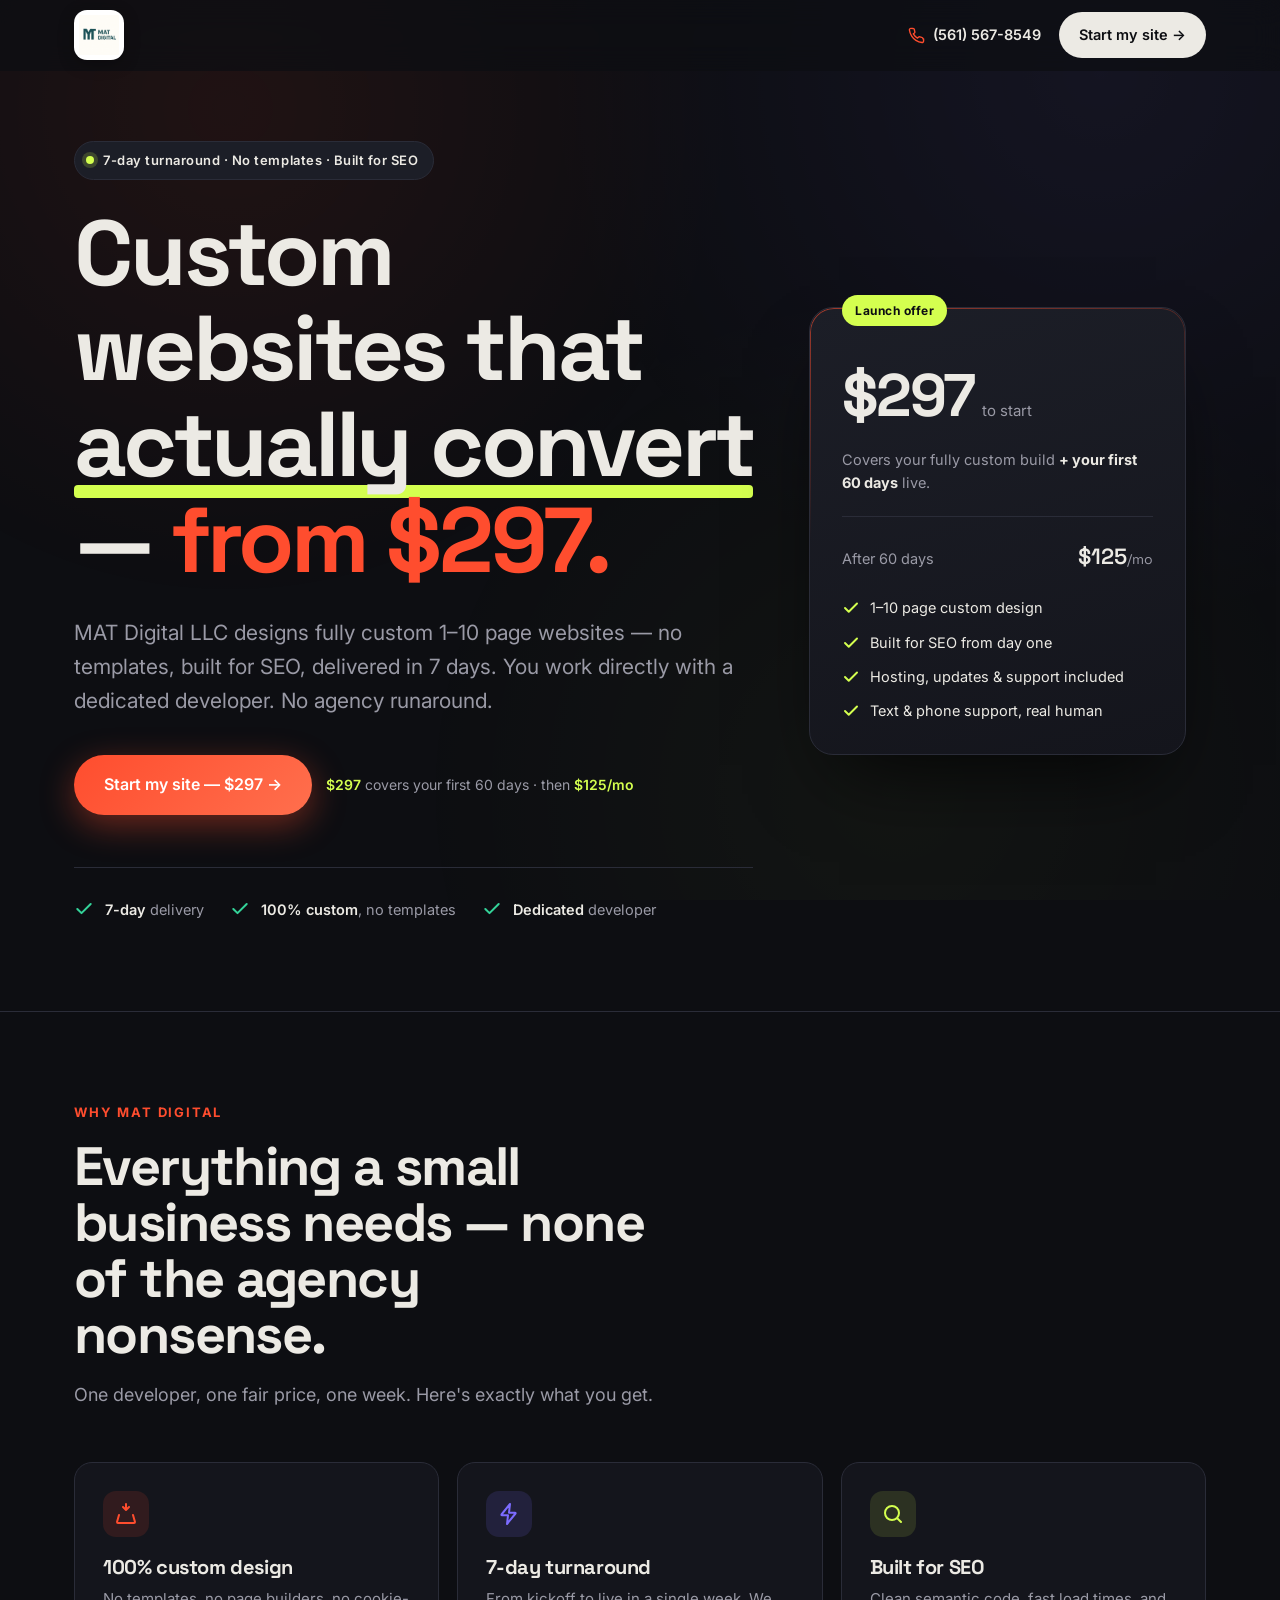
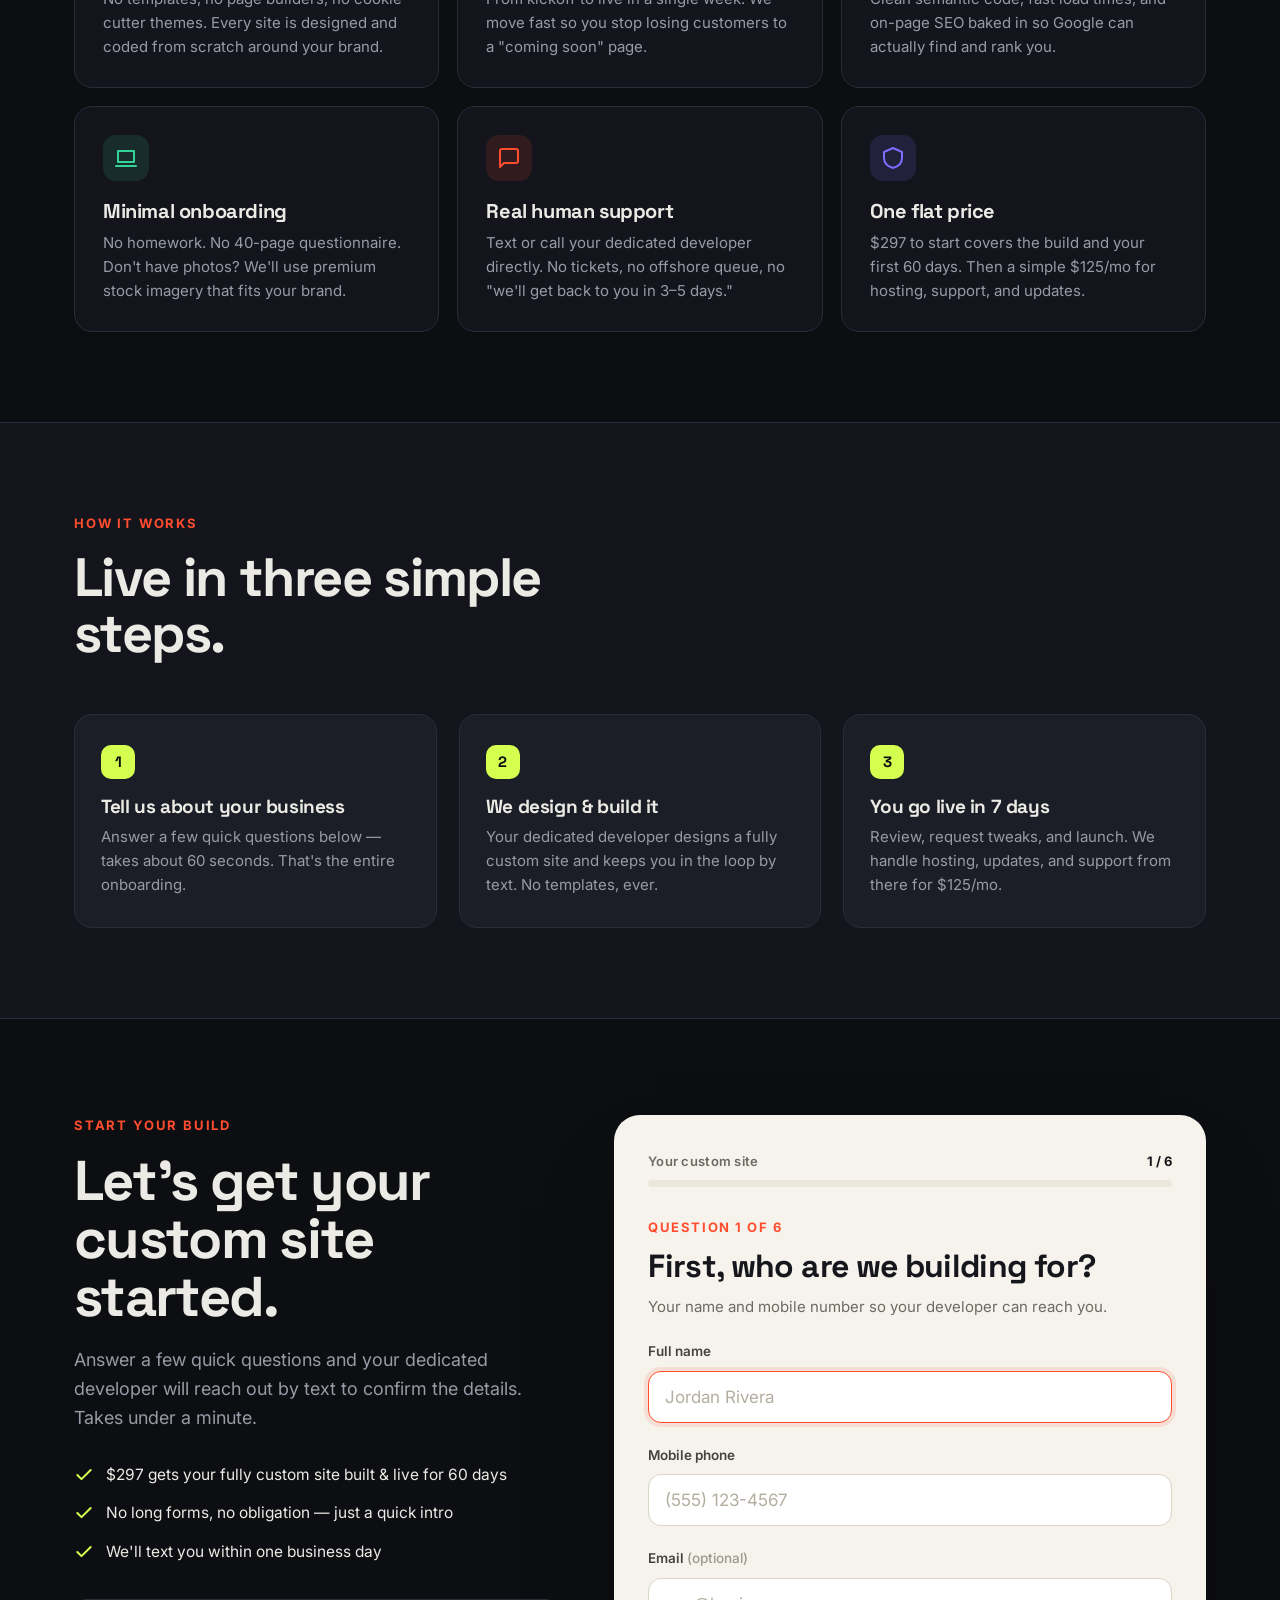
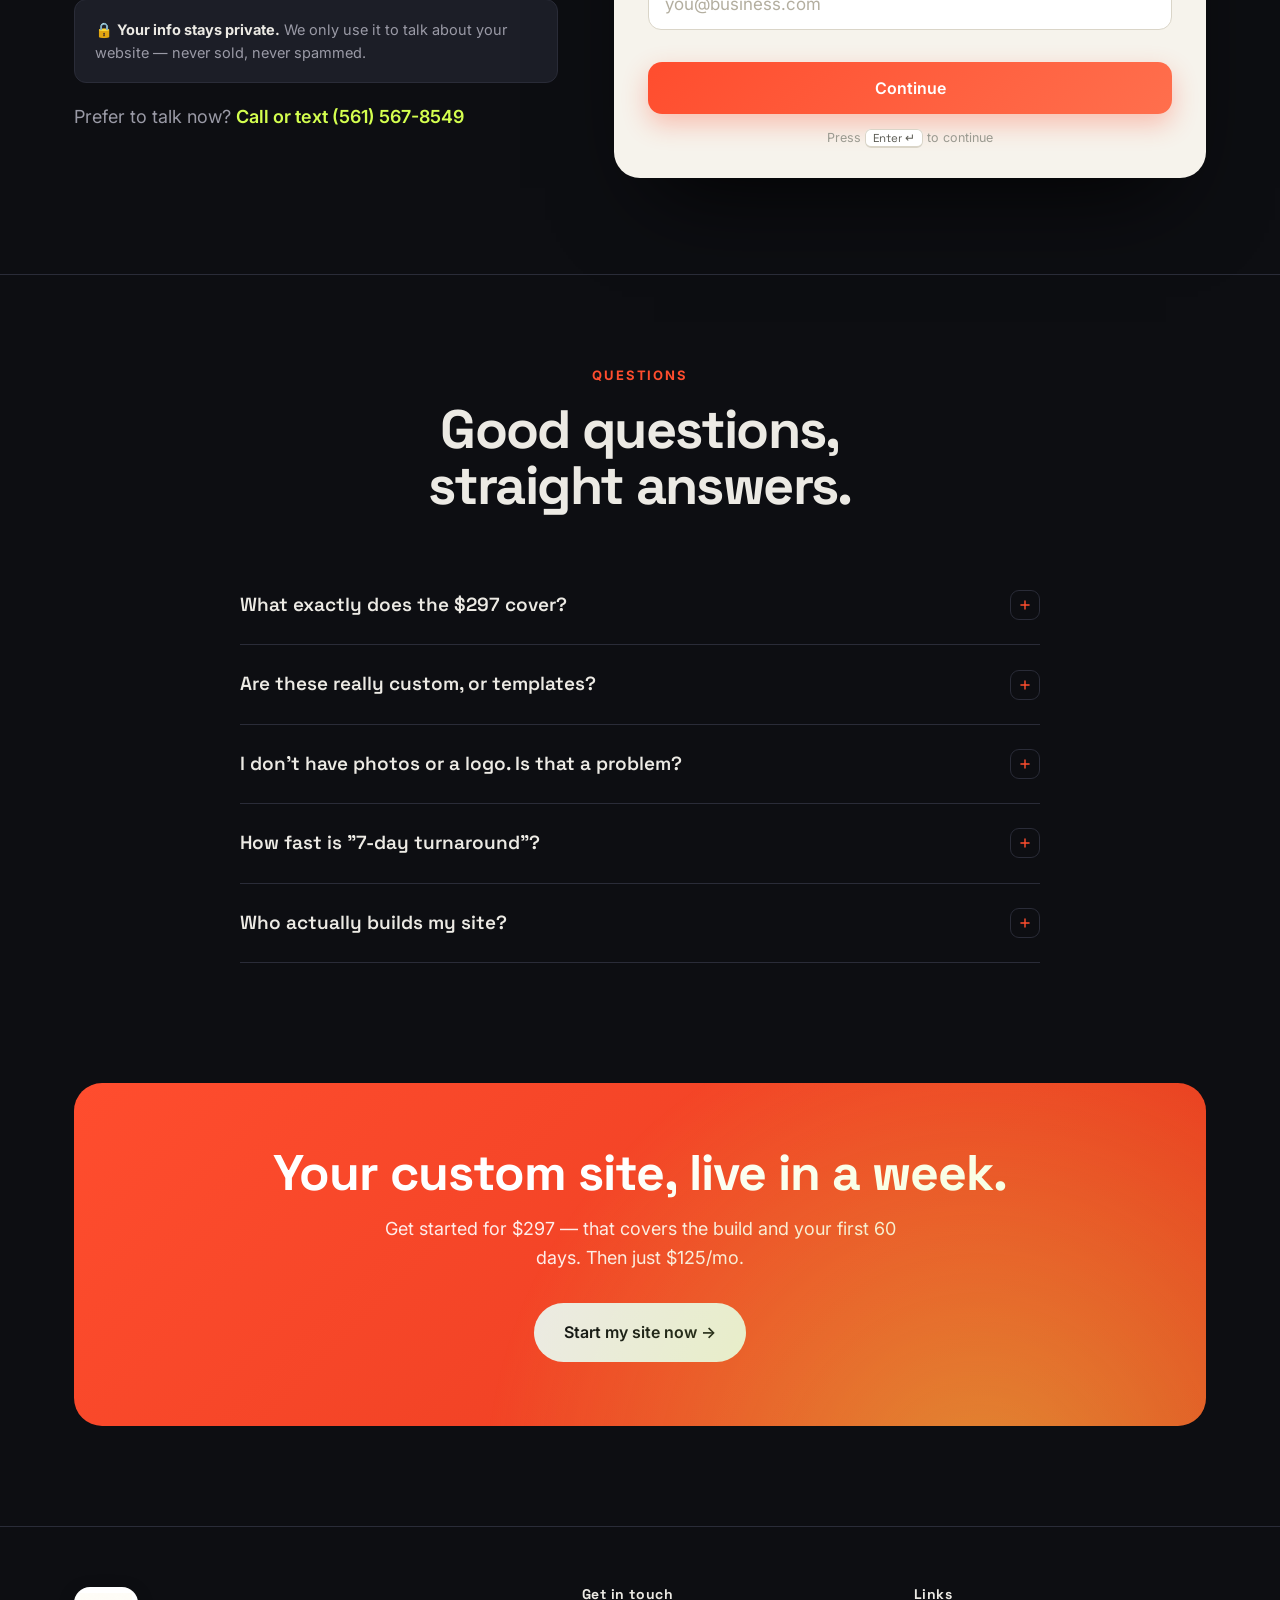
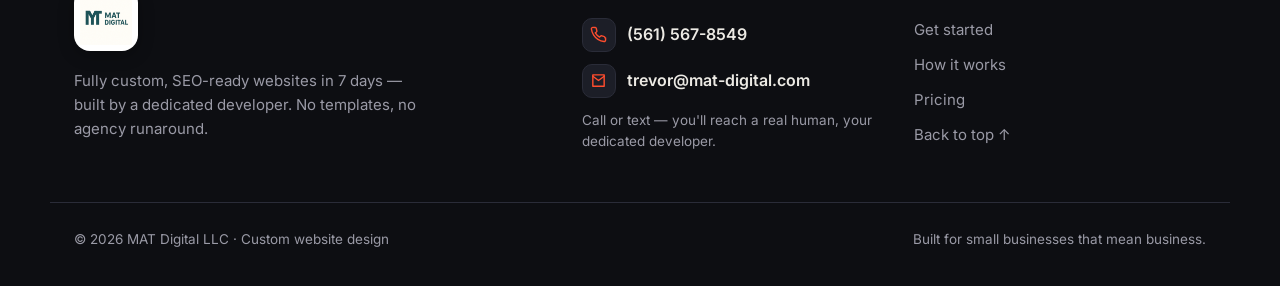
<file: index.html>
<!DOCTYPE html>
<html lang="en">
<head>
<meta charset="UTF-8" />
<meta name="viewport" content="width=device-width, initial-scale=1.0" />
<title>MAT Digital — Custom Website Design from $297 | 7-Day Turnaround</title>
<meta name="description" content="MAT Digital LLC builds fully custom, SEO-ready websites — no templates. $297 to start (covers your first 60 days), then $125/mo. 7-day turnaround with a dedicated web developer." />
<meta name="theme-color" content="#0D0E12" />
<link rel="icon" type="image/png" href="/logo.png" />
<link rel="apple-touch-icon" href="/logo.png" />

<!-- Open Graph -->
<meta property="og:title" content="MAT Digital — Custom Website Design from $297" />
<meta property="og:description" content="Fully custom, SEO-ready websites in 7 days. $297 to start, then $125/mo. Built by a dedicated developer — no agency runaround." />
<meta property="og:type" content="website" />

<link rel="preconnect" href="https://fonts.googleapis.com" />
<link rel="preconnect" href="https://fonts.gstatic.com" crossorigin />
<link href="https://fonts.googleapis.com/css2?family=Space+Grotesk:wght@400;500;600;700&family=Inter:wght@400;500;600;700&display=swap" rel="stylesheet" />

<style>
  /* ============================================================
     MAT DIGITAL — Landing Page
     Single-file, no build step. All CSS/JS inline.
     ============================================================ */

  :root {
    --ink:        #0D0E12;   /* near-black base */
    --ink-2:      #14151C;   /* raised surface  */
    --ink-3:      #1C1E27;   /* cards           */
    --line:       #2A2C38;   /* hairline border */
    --paper:      #F6F3EC;   /* warm light      */
    --paper-2:    #ECE7DB;
    --text:       #ECEAE4;   /* primary text on dark */
    --text-dim:   #9A9AA6;   /* muted text          */
    --text-ink:   #16171D;   /* text on light       */
    --brand:      #FF4D2E;   /* primary accent — coral red */
    --brand-2:    #FF6F4D;
    --lime:       #D4FF4F;   /* highlight accent    */
    --violet:     #7C6CFF;   /* secondary accent    */
    --ok:         #34D399;
    --err:        #FF5A6E;
    --radius:     18px;
    --radius-sm:  12px;
    --ease:       cubic-bezier(.22,.61,.36,1);
    --maxw:       1180px;
  }

  * { box-sizing: border-box; margin: 0; padding: 0; }
  html { scroll-behavior: smooth; -webkit-text-size-adjust: 100%; }
  body {
    font-family: 'Inter', system-ui, -apple-system, sans-serif;
    background: var(--ink);
    color: var(--text);
    line-height: 1.6;
    overflow-x: hidden;
    -webkit-font-smoothing: antialiased;
    text-rendering: optimizeLegibility;
  }
  h1,h2,h3,h4 { font-family: 'Space Grotesk', sans-serif; line-height: 1.04; letter-spacing: -0.02em; font-weight: 700; }
  a { color: inherit; text-decoration: none; }
  img { max-width: 100%; display: block; }
  ::selection { background: var(--brand); color: #fff; }

  .wrap { width: 100%; max-width: var(--maxw); margin: 0 auto; padding: 0 24px; }

  /* ---------- Decorative background ---------- */
  .bg-grain {
    position: fixed; inset: 0; pointer-events: none; z-index: 0; opacity: .5;
    background-image: radial-gradient(circle at 18% 12%, rgba(255,77,46,.16), transparent 38%),
                      radial-gradient(circle at 86% 8%, rgba(124,108,255,.14), transparent 40%),
                      radial-gradient(circle at 70% 88%, rgba(212,255,79,.07), transparent 42%);
  }

  /* ---------- Nav ---------- */
  header.nav {
    position: sticky; top: 0; z-index: 50;
    backdrop-filter: blur(14px);
    background: rgba(13,14,18,.72);
    border-bottom: 1px solid transparent;
    transition: border-color .3s var(--ease), background .3s var(--ease);
  }
  header.nav.scrolled { border-bottom-color: var(--line); }
  .nav-inner { display: flex; align-items: center; justify-content: space-between; height: 70px; }
  .logo { display: flex; align-items: center; gap: 11px; font-family: 'Space Grotesk'; font-weight: 700; font-size: 20px; letter-spacing: -.02em; }
  .logo-mark {
    width: 38px; height: 38px; border-radius: 11px; display: grid; place-items: center;
    background: linear-gradient(135deg, var(--brand), var(--brand-2));
    color: #fff; font-weight: 700; font-size: 16px; letter-spacing: -.04em;
    box-shadow: 0 6px 22px rgba(255,77,46,.4);
  }
  .logo small { display:block; font-family:'Inter'; font-weight:500; font-size:10.5px; letter-spacing:.16em; color: var(--text-dim); text-transform: uppercase; margin-top: -2px; }

  /* actual brand logo on a white chip (logo art has a white background) */
  .logo-chip { width: 50px; height: 50px; border-radius: 13px; background: #fff; padding: 5px; display: grid; place-items: center; overflow: hidden; box-shadow: 0 4px 16px rgba(0,0,0,.28); flex: none; }
  .logo-chip img { width: 100%; height: 100%; object-fit: contain; display: block; }
  .logo-chip.lg { width: 64px; height: 64px; border-radius: 16px; padding: 6px; }

  .nav-actions { display: flex; align-items: center; gap: 18px; }
  .nav-phone { display: inline-flex; align-items: center; gap: 8px; font-weight: 600; font-size: 14.5px; color: var(--text); transition: color .2s var(--ease); }
  .nav-phone:hover { color: var(--lime); }
  .nav-phone svg { color: var(--brand); flex: none; }
  @media (max-width: 760px){ .nav-phone { display: none; } }

  .nav-cta {
    font-weight: 600; font-size: 14.5px; padding: 11px 20px; border-radius: 100px;
    background: var(--text); color: var(--ink);
    transition: transform .2s var(--ease), box-shadow .2s var(--ease);
  }
  .nav-cta:hover { transform: translateY(-2px); box-shadow: 0 8px 24px rgba(255,255,255,.14); }
  @media (max-width: 600px){ .nav-cta { display: none; } }

  /* ---------- Buttons ---------- */
  .btn {
    display: inline-flex; align-items: center; justify-content: center; gap: 10px;
    font-family: 'Inter'; font-weight: 600; font-size: 16px; cursor: pointer;
    padding: 17px 30px; border-radius: 100px; border: 0;
    transition: transform .2s var(--ease), box-shadow .25s var(--ease), background .25s var(--ease);
  }
  .btn-primary { background: linear-gradient(135deg, var(--brand), var(--brand-2)); color: #fff; box-shadow: 0 10px 34px rgba(255,77,46,.4); }
  .btn-primary:hover { transform: translateY(-3px); box-shadow: 0 16px 44px rgba(255,77,46,.52); }
  .btn-ghost { background: transparent; color: var(--text); border: 1px solid var(--line); }
  .btn-ghost:hover { border-color: var(--text-dim); transform: translateY(-2px); }
  .btn-light { background: var(--text); color: var(--ink); }
  .btn-light:hover { transform: translateY(-3px); box-shadow: 0 14px 34px rgba(255,255,255,.16); }
  .btn:disabled { opacity: .45; cursor: not-allowed; transform: none !important; box-shadow: none; }

  /* ---------- Hero ---------- */
  .hero { position: relative; z-index: 1; padding: 70px 0 90px; }
  .eyebrow {
    display: inline-flex; align-items: center; gap: 9px; margin-bottom: 26px;
    font-size: 13px; font-weight: 600; letter-spacing: .04em;
    padding: 8px 15px 8px 11px; border-radius: 100px;
    background: var(--ink-3); border: 1px solid var(--line); color: var(--text);
  }
  .eyebrow .dot { width: 8px; height: 8px; border-radius: 50%; background: var(--lime); box-shadow: 0 0 0 4px rgba(212,255,79,.18); animation: pulse 2.4s infinite; }
  @keyframes pulse { 0%,100%{opacity:1} 50%{opacity:.4} }

  .hero h1 {
    font-size: clamp(44px, 8.5vw, 92px);
    letter-spacing: -.035em; max-width: 16ch;
  }
  .hero h1 .accent { color: var(--brand); }
  .hero h1 .underline { position: relative; white-space: nowrap; }
  .hero h1 .underline::after {
    content:""; position:absolute; left:0; right:0; bottom:.06em; height:.14em;
    background: var(--lime); border-radius: 4px; z-index:-1; transform: scaleX(0); transform-origin:left;
    animation: drawline 1s var(--ease) .5s forwards;
  }
  @keyframes drawline { to { transform: scaleX(1); } }

  .hero p.lede { font-size: clamp(17px, 2.2vw, 21px); color: var(--text-dim); max-width: 56ch; margin: 28px 0 0; }
  .hero-cta { display: flex; flex-wrap: wrap; gap: 14px; margin-top: 38px; align-items: center; }
  .hero-cta .note { font-size: 14px; color: var(--text-dim); }
  .hero-cta .note b { color: var(--lime); font-weight: 600; }

  .trust { display: flex; flex-wrap: wrap; gap: 26px; margin-top: 52px; padding-top: 30px; border-top: 1px solid var(--line); }
  .trust .item { display: flex; align-items: center; gap: 11px; font-size: 14.5px; color: var(--text-dim); }
  .trust .item svg { flex: none; }
  .trust .item b { color: var(--text); font-weight: 600; }

  /* price chip floating in hero */
  .hero-grid { display: grid; grid-template-columns: 1.35fr .95fr; gap: 56px; align-items: center; }
  @media (max-width: 920px){ .hero-grid { grid-template-columns: 1fr; gap: 44px; } }

  .price-card {
    position: relative; background: linear-gradient(165deg, var(--ink-3), var(--ink-2));
    border: 1px solid var(--line); border-radius: 24px; padding: 32px;
    box-shadow: 0 40px 80px -30px rgba(0,0,0,.8);
  }
  .price-card::before {
    content:""; position:absolute; inset:0; border-radius:24px; padding:1px;
    background: linear-gradient(160deg, rgba(255,77,46,.6), transparent 40%);
    -webkit-mask: linear-gradient(#000 0 0) content-box, linear-gradient(#000 0 0);
    -webkit-mask-composite: xor; mask-composite: exclude; pointer-events:none;
  }
  .price-card .ribbon { position:absolute; top:-13px; left:32px; background: var(--lime); color: var(--ink); font-size:12px; font-weight:700; letter-spacing:.04em; padding:6px 13px; border-radius:100px; }
  .price-row { display:flex; align-items:baseline; gap:8px; margin-top: 8px; }
  .price-row .amt { font-family:'Space Grotesk'; font-weight:700; font-size: 60px; letter-spacing:-.04em; }
  .price-row .per { color: var(--text-dim); font-size: 15px; }
  .price-card .sub { color: var(--text-dim); font-size: 14.5px; margin-top: 4px; }
  .price-card hr { border:0; border-top:1px solid var(--line); margin: 22px 0; }
  .price-card .then { display:flex; align-items:baseline; justify-content:space-between; }
  .price-card .then .l { font-size:14.5px; color: var(--text-dim); }
  .price-card .then .r { font-family:'Space Grotesk'; font-weight:600; font-size:22px; }
  .price-card ul { list-style:none; margin: 22px 0 0; display:grid; gap:11px; }
  .price-card li { display:flex; gap:10px; font-size:14.5px; color: var(--text); align-items:flex-start; }
  .price-card li svg { flex:none; margin-top:3px; }

  /* ---------- Section scaffolding ---------- */
  section { position: relative; z-index: 1; }
  .sec-head { max-width: 60ch; margin-bottom: 52px; }
  .kicker { font-size: 13px; font-weight: 700; letter-spacing: .14em; text-transform: uppercase; color: var(--brand); margin-bottom: 16px; }
  .sec-head h2 { font-size: clamp(32px, 5vw, 54px); letter-spacing: -.03em; }
  .sec-head p { color: var(--text-dim); font-size: 18px; margin-top: 18px; }

  /* ---------- Features ---------- */
  .features { padding: 90px 0; border-top: 1px solid var(--line); }
  .feat-grid { display: grid; grid-template-columns: repeat(3, 1fr); gap: 18px; }
  @media (max-width: 880px){ .feat-grid { grid-template-columns: 1fr 1fr; } }
  @media (max-width: 560px){ .feat-grid { grid-template-columns: 1fr; } }
  .feat {
    background: var(--ink-2); border: 1px solid var(--line); border-radius: var(--radius);
    padding: 28px; transition: transform .3s var(--ease), border-color .3s var(--ease), background .3s var(--ease);
  }
  .feat:hover { transform: translateY(-5px); border-color: #3a3d4d; background: var(--ink-3); }
  .feat .ic { width: 46px; height: 46px; border-radius: 13px; display:grid; place-items:center; margin-bottom: 20px; background: rgba(255,77,46,.12); color: var(--brand); }
  .feat:nth-child(2) .ic { background: rgba(124,108,255,.14); color: var(--violet); }
  .feat:nth-child(3) .ic { background: rgba(212,255,79,.12); color: var(--lime); }
  .feat:nth-child(4) .ic { background: rgba(52,211,153,.12); color: var(--ok); }
  .feat:nth-child(5) .ic { background: rgba(255,77,46,.12); color: var(--brand); }
  .feat:nth-child(6) .ic { background: rgba(124,108,255,.14); color: var(--violet); }
  .feat h3 { font-size: 20px; margin-bottom: 9px; }
  .feat p { color: var(--text-dim); font-size: 15px; }

  /* ---------- How it works ---------- */
  .how { padding: 90px 0; background: var(--ink-2); border-top: 1px solid var(--line); border-bottom: 1px solid var(--line); }
  .steps { display: grid; grid-template-columns: repeat(3,1fr); gap: 22px; counter-reset: step; }
  @media (max-width: 760px){ .steps { grid-template-columns: 1fr; } }
  .step { position: relative; padding: 30px 26px; background: var(--ink-3); border: 1px solid var(--line); border-radius: var(--radius); }
  .step .num { font-family:'Space Grotesk'; font-weight:700; font-size: 15px; color: var(--ink); background: var(--lime); width: 34px; height: 34px; border-radius: 10px; display:grid; place-items:center; margin-bottom: 18px; }
  .step h3 { font-size: 19px; margin-bottom: 8px; }
  .step p { color: var(--text-dim); font-size: 15px; }

  /* ---------- FORM ---------- */
  .lead { padding: 96px 0; }
  .lead-grid { display: grid; grid-template-columns: .9fr 1.1fr; gap: 56px; align-items: stretch; }
  @media (max-width: 940px){ .lead-grid { grid-template-columns: 1fr; gap: 40px; } }

  .lead-pitch h2 { font-size: clamp(34px, 5vw, 56px); letter-spacing: -.03em; }
  .lead-pitch p { color: var(--text-dim); font-size: 18px; margin-top: 20px; max-width: 46ch; }
  .lead-pitch .micro-list { list-style:none; margin-top: 30px; display:grid; gap: 14px; }
  .lead-pitch .micro-list li { display:flex; gap: 12px; align-items:flex-start; font-size: 15.5px; }
  .lead-pitch .micro-list svg { flex:none; margin-top: 2px; color: var(--lime); }
  .lead-pitch .reassure { margin-top: 34px; padding: 18px 20px; border-radius: var(--radius-sm); background: var(--ink-3); border: 1px solid var(--line); font-size: 14.5px; color: var(--text-dim); }
  .lead-pitch .reassure b { color: var(--text); }

  .form-card {
    position: relative; background: var(--paper); color: var(--text-ink);
    border-radius: 26px; padding: 36px 34px 30px;
    box-shadow: 0 50px 90px -40px rgba(0,0,0,.85);
    min-height: 520px; display: flex; flex-direction: column;
    overflow: hidden;
  }
  @media (max-width: 480px){ .form-card { padding: 28px 22px 24px; border-radius: 22px; } }

  /* progress */
  .progress-head { display:flex; align-items:center; justify-content:space-between; margin-bottom: 8px; }
  .progress-head .label { font-size: 13px; font-weight: 600; color: #6B6B63; letter-spacing: .02em; }
  .progress-head .count { font-size: 13px; font-weight: 700; color: var(--text-ink); }
  .progress-track { height: 7px; border-radius: 100px; background: var(--paper-2); overflow: hidden; }
  .progress-fill { height: 100%; width: 0%; border-radius: 100px; background: linear-gradient(90deg, var(--brand), var(--brand-2)); transition: width .5s var(--ease); }

  .steps-vp { position: relative; flex: 1; margin-top: 30px; }
  .fstep { display: none; animation: stepIn .45s var(--ease); }
  .fstep.active { display: block; }
  @keyframes stepIn { from { opacity: 0; transform: translateY(14px); } to { opacity: 1; transform: none; } }

  .q-index { font-size: 13px; font-weight: 700; letter-spacing: .12em; text-transform: uppercase; color: var(--brand); margin-bottom: 12px; }
  .fstep h3 { font-family:'Space Grotesk'; font-size: clamp(24px, 4.4vw, 32px); letter-spacing: -.02em; color: var(--text-ink); line-height: 1.12; }
  .fstep .hint { color: #6B6B63; font-size: 15px; margin-top: 10px; }

  .field { margin-top: 22px; }
  .field label { display:block; font-size: 13.5px; font-weight: 600; color: #44443E; margin-bottom: 8px; }
  .field label .opt { font-weight: 500; color: #9A9A90; }
  .input {
    width: 100%; font-family:'Inter'; font-size: 17px; color: var(--text-ink);
    background: #fff; border: 1.5px solid #DAD5C8; border-radius: 13px;
    padding: 15px 16px; transition: border-color .2s var(--ease), box-shadow .2s var(--ease);
  }
  .input::placeholder { color: #B3AE9F; }
  .input:focus { outline: 0; border-color: var(--brand); box-shadow: 0 0 0 4px rgba(255,77,46,.13); }
  .input.invalid { border-color: var(--err); box-shadow: 0 0 0 4px rgba(255,90,110,.12); }
  textarea.input { resize: vertical; min-height: 96px; line-height: 1.5; }
  .err-msg { display:none; color: #D33247; font-size: 13px; margin-top: 7px; font-weight: 500; }
  .err-msg.show { display: block; animation: stepIn .25s var(--ease); }

  /* yes/no choice */
  .choice { display: grid; grid-template-columns: 1fr 1fr; gap: 12px; margin-top: 22px; }
  .choice .opt-btn {
    cursor: pointer; font-family:'Inter'; font-size: 17px; font-weight: 600; color: var(--text-ink);
    background: #fff; border: 1.5px solid #DAD5C8; border-radius: 14px; padding: 20px 16px;
    display:flex; align-items:center; justify-content:center; gap: 10px;
    transition: all .18s var(--ease);
  }
  .choice .opt-btn:hover { border-color: #B9B3A2; transform: translateY(-2px); }
  .choice .opt-btn.selected { border-color: var(--brand); background: rgba(255,77,46,.07); box-shadow: 0 0 0 3px rgba(255,77,46,.12); }
  .choice .opt-btn .check { width: 20px; height: 20px; border-radius: 50%; border: 2px solid #CFC9BA; display:grid; place-items:center; transition: all .18s var(--ease); }
  .choice .opt-btn.selected .check { background: var(--brand); border-color: var(--brand); }
  .choice .opt-btn.selected .check svg { opacity: 1; }
  .choice .opt-btn .check svg { opacity: 0; transition: opacity .18s; }

  .reveal-field { max-height: 0; overflow: hidden; opacity: 0; transition: max-height .4s var(--ease), opacity .35s var(--ease), margin .4s var(--ease); }
  .reveal-field.show { max-height: 160px; opacity: 1; }

  /* nav buttons */
  .form-nav { display:flex; align-items:center; gap: 12px; margin-top: 28px; padding-top: 4px; }
  .form-nav .btn { flex: 1; padding: 16px 22px; font-size: 16px; }
  .btn-back {
    flex: none !important; width: 52px; padding: 0 !important; height: 52px; border-radius: 14px;
    background: transparent; border: 1.5px solid #DAD5C8; color: var(--text-ink);
    display:grid; place-items:center; cursor:pointer; transition: all .18s var(--ease);
  }
  .btn-back:hover { border-color: #B9B3A2; background: #fff; }
  .btn-next { background: linear-gradient(135deg, var(--brand), var(--brand-2)); color:#fff; border:0; border-radius:14px; box-shadow: 0 10px 26px rgba(255,77,46,.32); }
  .btn-next:hover:not(:disabled) { transform: translateY(-2px); box-shadow: 0 14px 32px rgba(255,77,46,.42); }
  .enter-tip { text-align:center; font-size: 12.5px; color:#9A9A90; margin-top: 14px; }
  .enter-tip kbd { font-family:'Space Grotesk'; background:#fff; border:1px solid #DAD5C8; border-bottom-width:2px; border-radius:6px; padding:1px 7px; font-size:11.5px; color:#5a5a52; }

  /* success */
  .success { display:none; flex-direction: column; align-items:center; justify-content:center; text-align:center; flex:1; padding: 20px 6px; animation: stepIn .5s var(--ease); }
  .success.show { display:flex; }
  .success .badge {
    width: 86px; height: 86px; border-radius: 50%; display:grid; place-items:center; margin-bottom: 26px;
    background: linear-gradient(135deg, var(--ok), #10B981); color:#fff;
    box-shadow: 0 16px 40px rgba(16,185,129,.4); animation: pop .55s var(--ease) .1s both;
  }
  @keyframes pop { 0%{transform:scale(.4); opacity:0} 60%{transform:scale(1.08)} 100%{transform:scale(1); opacity:1} }
  .success h3 { font-family:'Space Grotesk'; font-size: 30px; color: var(--text-ink); }
  .success p { color:#5C5C54; font-size: 16px; margin-top: 12px; max-width: 38ch; }
  .success .next { margin-top: 26px; background:#fff; border:1px solid #E4DECF; border-radius: 14px; padding: 16px 20px; font-size: 14.5px; color:#44443E; text-align:left; }
  .success .next b { color: var(--text-ink); }

  .form-err-banner { display:none; margin-top: 16px; background: #FCE8EA; border:1px solid #F3C2C8; color:#B0283A; font-size:14px; padding: 12px 15px; border-radius: 12px; }
  .form-err-banner.show { display:block; }

  /* ---------- FAQ ---------- */
  .faq { padding: 90px 0; border-top: 1px solid var(--line); }
  .faq-list { max-width: 800px; margin: 0 auto; }
  .qa { border-bottom: 1px solid var(--line); }
  .qa summary { cursor: pointer; list-style: none; padding: 24px 0; display:flex; justify-content:space-between; align-items:center; gap: 20px; font-family:'Space Grotesk'; font-weight: 600; font-size: 19px; }
  .qa summary::-webkit-details-marker { display:none; }
  .qa summary .ic { flex:none; width: 30px; height: 30px; border-radius: 9px; border:1px solid var(--line); display:grid; place-items:center; transition: transform .3s var(--ease), background .3s; color: var(--brand); }
  .qa[open] summary .ic { transform: rotate(45deg); background: var(--brand); color:#fff; border-color: var(--brand); }
  .qa .ans { padding: 0 0 24px; color: var(--text-dim); font-size: 16px; max-width: 70ch; }

  /* ---------- CTA band ---------- */
  .cta-band { padding: 30px 0 100px; }
  .cta-inner {
    position: relative; overflow:hidden; border-radius: 28px; padding: 64px 48px; text-align:center;
    background: linear-gradient(135deg, var(--brand), #E63A1E);
  }
  .cta-inner::after { content:""; position:absolute; inset:0; background: radial-gradient(circle at 80% 120%, rgba(212,255,79,.4), transparent 50%); pointer-events:none; }
  .cta-inner h2 { font-size: clamp(30px, 5vw, 50px); color:#fff; position:relative; }
  .cta-inner p { color: rgba(255,255,255,.9); font-size: 18px; margin: 16px auto 30px; max-width: 50ch; position:relative; }
  .cta-inner .btn { position: relative; }

  /* ---------- Footer ---------- */
  footer { border-top: 1px solid var(--line); padding: 60px 0 36px; }
  .foot-top { display: grid; grid-template-columns: 1.6fr 1fr 1fr; gap: 40px; }
  @media (max-width: 760px){ .foot-top { grid-template-columns: 1fr; gap: 34px; } }
  .foot-brand .foot-tag { color: var(--text-dim); font-size: 15px; margin-top: 18px; max-width: 38ch; }
  .foot-contact h4, .foot-nav h4 { font-family:'Space Grotesk'; font-size: 14px; letter-spacing: .04em; color: var(--text); margin-bottom: 16px; }
  .contact-row { display: flex; align-items: center; gap: 11px; font-size: 16px; font-weight: 600; color: var(--text); margin-bottom: 12px; transition: color .2s var(--ease); }
  .contact-row:hover { color: var(--brand-2); }
  .contact-row .ic { width: 34px; height: 34px; border-radius: 10px; display: grid; place-items: center; background: var(--ink-3); border: 1px solid var(--line); color: var(--brand); flex: none; }
  .contact-note { color: var(--text-dim); font-size: 13.5px; margin-top: 4px; }
  .foot-nav { display: flex; flex-direction: column; }
  .foot-nav a { color: var(--text-dim); font-size: 15px; margin-bottom: 11px; transition: color .2s var(--ease); }
  .foot-nav a:hover { color: var(--text); }
  .foot-bottom { display: flex; flex-wrap: wrap; justify-content: space-between; gap: 14px; margin-top: 44px; padding-top: 26px; border-top: 1px solid var(--line); }
  .foot-bottom p { color: var(--text-dim); font-size: 13.5px; }

  /* talk-now line under the form pitch */
  .talk-now { margin-top: 16px; font-size: 14.5px; color: var(--text-dim); }
  .talk-now a { color: var(--lime); font-weight: 600; }
  .talk-now a:hover { text-decoration: underline; }

  /* ---------- reveal-on-scroll ---------- */
  .reveal { opacity: 0; transform: translateY(26px); transition: opacity .7s var(--ease), transform .7s var(--ease); }
  .reveal.in { opacity: 1; transform: none; }

  @media (prefers-reduced-motion: reduce) {
    *, *::before, *::after { animation: none !important; transition: none !important; }
    .reveal { opacity: 1; transform: none; }
  }
</style>
</head>
<body>
<div class="bg-grain"></div>

<!-- ===================== NAV ===================== -->
<header class="nav" id="nav">
  <div class="wrap nav-inner">
    <a class="logo" href="#top" aria-label="MAT Digital — Custom Web Design, home">
      <span class="logo-chip"><img src="/logo.png" alt="MAT Digital" width="409" height="409" /></span>
    </a>
    <div class="nav-actions">
      <a class="nav-phone" href="tel:+15615678549" aria-label="Call or text MAT Digital at (561) 567-8549">
        <svg width="17" height="17" viewBox="0 0 24 24" fill="none"><path d="M22 16.9v3a2 2 0 0 1-2.2 2 19.8 19.8 0 0 1-8.6-3.1 19.5 19.5 0 0 1-6-6A19.8 19.8 0 0 1 2 4.2 2 2 0 0 1 4 2h3a2 2 0 0 1 2 1.7c.1.9.3 1.8.6 2.6a2 2 0 0 1-.5 2.1L7.5 9.6a16 16 0 0 0 6 6l1.2-1.2a2 2 0 0 1 2.1-.4c.8.3 1.7.5 2.6.6a2 2 0 0 1 1.7 2Z" stroke="currentColor" stroke-width="2" stroke-linecap="round" stroke-linejoin="round"/></svg>
        (561) 567-8549
      </a>
      <a class="nav-cta" href="#start">Start my site →</a>
    </div>
  </div>
</header>

<!-- ===================== HERO ===================== -->
<section class="hero" id="top">
  <div class="wrap hero-grid">
    <div>
      <span class="eyebrow"><span class="dot"></span> 7-day turnaround · No templates · Built for SEO</span>
      <h1>Custom websites that <span class="underline">actually convert</span> — <span class="accent">from $297.</span></h1>
      <p class="lede">MAT Digital LLC designs fully custom 1–10 page websites — no templates, built for SEO, delivered in 7 days. You work directly with a dedicated developer. No agency runaround.</p>
      <div class="hero-cta">
        <a href="#start" class="btn btn-primary">Start my site — $297 →</a>
        <span class="note"><b>$297</b> covers your first 60 days · then <b>$125/mo</b></span>
      </div>
      <div class="trust">
        <div class="item">
          <svg width="20" height="20" viewBox="0 0 24 24" fill="none"><path d="M20 6 9 17l-5-5" stroke="#34D399" stroke-width="2.4" stroke-linecap="round" stroke-linejoin="round"/></svg>
          <span><b>7-day</b> delivery</span>
        </div>
        <div class="item">
          <svg width="20" height="20" viewBox="0 0 24 24" fill="none"><path d="M20 6 9 17l-5-5" stroke="#34D399" stroke-width="2.4" stroke-linecap="round" stroke-linejoin="round"/></svg>
          <span><b>100% custom</b>, no templates</span>
        </div>
        <div class="item">
          <svg width="20" height="20" viewBox="0 0 24 24" fill="none"><path d="M20 6 9 17l-5-5" stroke="#34D399" stroke-width="2.4" stroke-linecap="round" stroke-linejoin="round"/></svg>
          <span><b>Dedicated</b> developer</span>
        </div>
      </div>
    </div>

    <aside class="price-card reveal">
      <span class="ribbon">Launch offer</span>
      <div class="price-row"><span class="amt">$297</span><span class="per">to start</span></div>
      <p class="sub">Covers your fully custom build <b style="color:var(--text)">+ your first 60 days</b> live.</p>
      <hr />
      <div class="then">
        <span class="l">After 60 days</span>
        <span class="r">$125<span style="font-size:14px;color:var(--text-dim);font-weight:400">/mo</span></span>
      </div>
      <ul>
        <li><svg width="18" height="18" viewBox="0 0 24 24" fill="none"><path d="M20 6 9 17l-5-5" stroke="#D4FF4F" stroke-width="2.6" stroke-linecap="round" stroke-linejoin="round"/></svg> 1–10 page custom design</li>
        <li><svg width="18" height="18" viewBox="0 0 24 24" fill="none"><path d="M20 6 9 17l-5-5" stroke="#D4FF4F" stroke-width="2.6" stroke-linecap="round" stroke-linejoin="round"/></svg> Built for SEO from day one</li>
        <li><svg width="18" height="18" viewBox="0 0 24 24" fill="none"><path d="M20 6 9 17l-5-5" stroke="#D4FF4F" stroke-width="2.6" stroke-linecap="round" stroke-linejoin="round"/></svg> Hosting, updates &amp; support included</li>
        <li><svg width="18" height="18" viewBox="0 0 24 24" fill="none"><path d="M20 6 9 17l-5-5" stroke="#D4FF4F" stroke-width="2.6" stroke-linecap="round" stroke-linejoin="round"/></svg> Text &amp; phone support, real human</li>
      </ul>
    </aside>
  </div>
</section>

<!-- ===================== FEATURES ===================== -->
<section class="features">
  <div class="wrap">
    <div class="sec-head reveal">
      <div class="kicker">Why MAT Digital</div>
      <h2>Everything a small business needs — none of the agency nonsense.</h2>
      <p>One developer, one fair price, one week. Here's exactly what you get.</p>
    </div>
    <div class="feat-grid">
      <div class="feat reveal">
        <div class="ic"><svg width="24" height="24" viewBox="0 0 24 24" fill="none"><path d="M12 2v6m0 0 3-3m-3 3L9 5M5 13l-2 7a1 1 0 0 0 1 1h16a1 1 0 0 0 1-1l-2-7" stroke="currentColor" stroke-width="2" stroke-linecap="round" stroke-linejoin="round"/></svg></div>
        <h3>100% custom design</h3>
        <p>No templates, no page builders, no cookie-cutter themes. Every site is designed and coded from scratch around your brand.</p>
      </div>
      <div class="feat reveal">
        <div class="ic"><svg width="24" height="24" viewBox="0 0 24 24" fill="none"><path d="M13 2 4.5 12.5a.5.5 0 0 0 .4.8H11l-1 8.7 8.5-10.5a.5.5 0 0 0-.4-.8H12l1-8.7Z" stroke="currentColor" stroke-width="2" stroke-linejoin="round"/></svg></div>
        <h3>7-day turnaround</h3>
        <p>From kickoff to live in a single week. We move fast so you stop losing customers to a "coming soon" page.</p>
      </div>
      <div class="feat reveal">
        <div class="ic"><svg width="24" height="24" viewBox="0 0 24 24" fill="none"><circle cx="11" cy="11" r="7" stroke="currentColor" stroke-width="2"/><path d="m20 20-3.5-3.5" stroke="currentColor" stroke-width="2" stroke-linecap="round"/></svg></div>
        <h3>Built for SEO</h3>
        <p>Clean semantic code, fast load times, and on-page SEO baked in so Google can actually find and rank you.</p>
      </div>
      <div class="feat reveal">
        <div class="ic"><svg width="24" height="24" viewBox="0 0 24 24" fill="none"><path d="M4 5h16v11H4z" stroke="currentColor" stroke-width="2" stroke-linejoin="round"/><path d="M2 20h20" stroke="currentColor" stroke-width="2" stroke-linecap="round"/></svg></div>
        <h3>Minimal onboarding</h3>
        <p>No homework. No 40-page questionnaire. Don't have photos? We'll use premium stock imagery that fits your brand.</p>
      </div>
      <div class="feat reveal">
        <div class="ic"><svg width="24" height="24" viewBox="0 0 24 24" fill="none"><path d="M21 15a2 2 0 0 1-2 2H7l-4 4V5a2 2 0 0 1 2-2h14a2 2 0 0 1 2 2Z" stroke="currentColor" stroke-width="2" stroke-linejoin="round"/></svg></div>
        <h3>Real human support</h3>
        <p>Text or call your dedicated developer directly. No tickets, no offshore queue, no "we'll get back to you in 3–5 days."</p>
      </div>
      <div class="feat reveal">
        <div class="ic"><svg width="24" height="24" viewBox="0 0 24 24" fill="none"><path d="M12 2 3 6v6c0 5 3.8 8.5 9 10 5.2-1.5 9-5 9-10V6l-9-4Z" stroke="currentColor" stroke-width="2" stroke-linejoin="round"/></svg></div>
        <h3>One flat price</h3>
        <p>$297 to start covers the build and your first 60 days. Then a simple $125/mo for hosting, support, and updates.</p>
      </div>
    </div>
  </div>
</section>

<!-- ===================== HOW IT WORKS ===================== -->
<section class="how">
  <div class="wrap">
    <div class="sec-head reveal">
      <div class="kicker">How it works</div>
      <h2>Live in three simple steps.</h2>
    </div>
    <div class="steps">
      <div class="step reveal">
        <div class="num">1</div>
        <h3>Tell us about your business</h3>
        <p>Answer a few quick questions below — takes about 60 seconds. That's the entire onboarding.</p>
      </div>
      <div class="step reveal">
        <div class="num">2</div>
        <h3>We design &amp; build it</h3>
        <p>Your dedicated developer designs a fully custom site and keeps you in the loop by text. No templates, ever.</p>
      </div>
      <div class="step reveal">
        <div class="num">3</div>
        <h3>You go live in 7 days</h3>
        <p>Review, request tweaks, and launch. We handle hosting, updates, and support from there for $125/mo.</p>
      </div>
    </div>
  </div>
</section>

<!-- ===================== LEAD FORM ===================== -->
<section class="lead" id="start">
  <div class="wrap lead-grid">
    <div class="lead-pitch reveal">
      <div class="kicker">Start your build</div>
      <h2>Let's get your custom site started.</h2>
      <p>Answer a few quick questions and your dedicated developer will reach out by text to confirm the details. Takes under a minute.</p>
      <ul class="micro-list">
        <li><svg width="20" height="20" viewBox="0 0 24 24" fill="none"><path d="M20 6 9 17l-5-5" stroke="currentColor" stroke-width="2.4" stroke-linecap="round" stroke-linejoin="round"/></svg> $297 gets your fully custom site built &amp; live for 60 days</li>
        <li><svg width="20" height="20" viewBox="0 0 24 24" fill="none"><path d="M20 6 9 17l-5-5" stroke="currentColor" stroke-width="2.4" stroke-linecap="round" stroke-linejoin="round"/></svg> No long forms, no obligation — just a quick intro</li>
        <li><svg width="20" height="20" viewBox="0 0 24 24" fill="none"><path d="M20 6 9 17l-5-5" stroke="currentColor" stroke-width="2.4" stroke-linecap="round" stroke-linejoin="round"/></svg> We'll text you within one business day</li>
      </ul>
      <div class="reassure">
        🔒 <b>Your info stays private.</b> We only use it to talk about your website — never sold, never spammed.
      </div>
      <p class="talk-now">Prefer to talk now? <a href="tel:+15615678549">Call or text (561) 567-8549</a></p>
    </div>

    <!-- FORM CARD -->
    <div class="form-card" id="formCard">
      <div class="progress-head" id="progressHead">
        <span class="label">Your custom site</span>
        <span class="count"><span id="stepNow">1</span> / <span id="stepTotal">6</span></span>
      </div>
      <div class="progress-track"><div class="progress-fill" id="progressFill"></div></div>

      <form id="leadForm" class="steps-vp" novalidate autocomplete="on">

        <!-- STEP 1 — name + phone + email -->
        <div class="fstep active" data-step="1">
          <div class="q-index">Question 1 of 6</div>
          <h3>First, who are we building for?</h3>
          <p class="hint">Your name and mobile number so your developer can reach you.</p>
          <div class="field">
            <label for="name">Full name</label>
            <input class="input" id="name" name="name" type="text" placeholder="Jordan Rivera" autocomplete="name" inputmode="text" />
            <div class="err-msg" data-for="name">Please enter your name.</div>
          </div>
          <div class="field">
            <label for="phone">Mobile phone</label>
            <input class="input" id="phone" name="phone" type="tel" placeholder="(555) 123-4567" autocomplete="tel" inputmode="tel" />
            <div class="err-msg" data-for="phone">Enter a valid mobile number.</div>
          </div>
          <div class="field">
            <label for="email">Email <span class="opt">(optional)</span></label>
            <input class="input" id="email" name="email" type="email" placeholder="you@business.com" autocomplete="email" inputmode="email" />
            <div class="err-msg" data-for="email">That email doesn't look right.</div>
          </div>
        </div>

        <!-- STEP 2 — business name -->
        <div class="fstep" data-step="2">
          <div class="q-index">Question 2 of 6</div>
          <h3>What's your business name?</h3>
          <p class="hint">This is how we'll brand your new site.</p>
          <div class="field">
            <label for="business_name">Business name</label>
            <input class="input" id="business_name" name="business_name" type="text" placeholder="Rivera Roofing Co." autocomplete="organization" />
            <div class="err-msg" data-for="business_name">Please enter your business name.</div>
          </div>
        </div>

        <!-- STEP 3 — has website -->
        <div class="fstep" data-step="3">
          <div class="q-index">Question 3 of 6</div>
          <h3>Do you have a website right now?</h3>
          <p class="hint">Either way is fine — it just helps us plan.</p>
          <div class="choice" data-choice="has_website">
            <button type="button" class="opt-btn" data-value="yes">
              <span class="check"><svg width="12" height="12" viewBox="0 0 24 24" fill="none"><path d="M20 6 9 17l-5-5" stroke="#fff" stroke-width="3" stroke-linecap="round" stroke-linejoin="round"/></svg></span>
              Yes, I do
            </button>
            <button type="button" class="opt-btn" data-value="no">
              <span class="check"><svg width="12" height="12" viewBox="0 0 24 24" fill="none"><path d="M20 6 9 17l-5-5" stroke="#fff" stroke-width="3" stroke-linecap="round" stroke-linejoin="round"/></svg></span>
              No, not yet
            </button>
          </div>
          <div class="err-msg" data-for="has_website" style="margin-top:14px">Please pick one.</div>
          <div class="reveal-field" id="urlReveal">
            <div class="field">
              <label for="website_url">What's the URL?</label>
              <input class="input" id="website_url" name="website_url" type="text" placeholder="yourbusiness.com" autocomplete="url" inputmode="url" />
              <div class="err-msg" data-for="website_url">Enter your current website address.</div>
            </div>
          </div>
        </div>

        <!-- STEP 4 — service area -->
        <div class="fstep" data-step="4">
          <div class="q-index">Question 4 of 6</div>
          <h3>Where do you service?</h3>
          <p class="hint">City, region, or "nationwide / online" — whatever fits.</p>
          <div class="field">
            <label for="service_area">Service area</label>
            <input class="input" id="service_area" name="service_area" type="text" placeholder="Austin, TX &amp; surrounding areas" />
            <div class="err-msg" data-for="service_area">Let us know where you serve customers.</div>
          </div>
        </div>

        <!-- STEP 5 — services -->
        <div class="fstep" data-step="5">
          <div class="q-index">Question 5 of 6</div>
          <h3>What services do you provide?</h3>
          <p class="hint">A quick list is perfect — we'll shape the pages around these.</p>
          <div class="field">
            <label for="services">Your services</label>
            <textarea class="input" id="services" name="services" placeholder="e.g. Residential roofing, repairs, gutter installation, free inspections"></textarea>
            <div class="err-msg" data-for="services">Tell us a bit about what you offer.</div>
          </div>
        </div>

        <!-- STEP 6 — needs logo -->
        <div class="fstep" data-step="6">
          <div class="q-index">Question 6 of 6</div>
          <h3>Do you need a logo?</h3>
          <p class="hint">We can design one as part of your build if you don't have one.</p>
          <div class="choice" data-choice="needs_logo">
            <button type="button" class="opt-btn" data-value="yes">
              <span class="check"><svg width="12" height="12" viewBox="0 0 24 24" fill="none"><path d="M20 6 9 17l-5-5" stroke="#fff" stroke-width="3" stroke-linecap="round" stroke-linejoin="round"/></svg></span>
              Yes, please
            </button>
            <button type="button" class="opt-btn" data-value="no">
              <span class="check"><svg width="12" height="12" viewBox="0 0 24 24" fill="none"><path d="M20 6 9 17l-5-5" stroke="#fff" stroke-width="3" stroke-linecap="round" stroke-linejoin="round"/></svg></span>
              No, I have one
            </button>
          </div>
          <div class="err-msg" data-for="needs_logo" style="margin-top:14px">Please pick one.</div>
        </div>

        <div class="form-err-banner" id="formErrBanner">Something went wrong sending your info. Please try again, or text us directly.</div>
      </form>

      <!-- SUCCESS -->
      <div class="success" id="successScreen">
        <div class="badge"><svg width="40" height="40" viewBox="0 0 24 24" fill="none"><path d="M20 6 9 17l-5-5" stroke="#fff" stroke-width="2.6" stroke-linecap="round" stroke-linejoin="round"/></svg></div>
        <h3>You're all set! 🎉</h3>
        <p>Thanks <span id="successName">there</span> — your request is in. Your dedicated developer will text you within one business day to kick things off.</p>
        <div class="next">
          <b>What happens next:</b><br/>
          We'll reach out shortly to confirm a few details and get your custom site live within 7 days.
        </div>
      </div>

      <!-- NAV -->
      <div class="form-nav" id="formNav">
        <button type="button" class="btn-back" id="backBtn" aria-label="Go back" style="display:none">
          <svg width="20" height="20" viewBox="0 0 24 24" fill="none"><path d="m15 18-6-6 6-6" stroke="currentColor" stroke-width="2.2" stroke-linecap="round" stroke-linejoin="round"/></svg>
        </button>
        <button type="button" class="btn btn-next" id="nextBtn">Continue</button>
      </div>
      <p class="enter-tip" id="enterTip">Press <kbd>Enter ↵</kbd> to continue</p>
    </div>
  </div>
</section>

<!-- ===================== FAQ ===================== -->
<section class="faq">
  <div class="wrap">
    <div class="sec-head reveal" style="text-align:center; margin-left:auto; margin-right:auto;">
      <div class="kicker">Questions</div>
      <h2>Good questions, straight answers.</h2>
    </div>
    <div class="faq-list">
      <details class="qa reveal">
        <summary>What exactly does the $297 cover? <span class="ic"><svg width="14" height="14" viewBox="0 0 24 24" fill="none"><path d="M12 5v14M5 12h14" stroke="currentColor" stroke-width="2.4" stroke-linecap="round"/></svg></span></summary>
        <div class="ans">The $297 covers your entire custom website build — design, development, and going live — plus your first 60 days of hosting and support. After 60 days it's a flat $125/month for hosting, updates, and ongoing support.</div>
      </details>
      <details class="qa reveal">
        <summary>Are these really custom, or templates? <span class="ic"><svg width="14" height="14" viewBox="0 0 24 24" fill="none"><path d="M12 5v14M5 12h14" stroke="currentColor" stroke-width="2.4" stroke-linecap="round"/></svg></span></summary>
        <div class="ans">100% custom. We don't use templates, themes, or drag-and-drop builders. Every site is designed and hand-coded from scratch around your brand and built clean for SEO.</div>
      </details>
      <details class="qa reveal">
        <summary>I don't have photos or a logo. Is that a problem? <span class="ic"><svg width="14" height="14" viewBox="0 0 24 24" fill="none"><path d="M12 5v14M5 12h14" stroke="currentColor" stroke-width="2.4" stroke-linecap="round"/></svg></span></summary>
        <div class="ans">Not at all. If you don't have imagery, we'll use premium stock that fits your brand. Need a logo? We can design one as part of your build — just let us know in the form.</div>
      </details>
      <details class="qa reveal">
        <summary>How fast is "7-day turnaround"? <span class="ic"><svg width="14" height="14" viewBox="0 0 24 24" fill="none"><path d="M12 5v14M5 12h14" stroke="currentColor" stroke-width="2.4" stroke-linecap="round"/></svg></span></summary>
        <div class="ans">From the time we kick off, your site is designed, built, and ready to go live within 7 days. We keep onboarding minimal so we can move fast without chasing you for paperwork.</div>
      </details>
      <details class="qa reveal">
        <summary>Who actually builds my site? <span class="ic"><svg width="14" height="14" viewBox="0 0 24 24" fill="none"><path d="M12 5v14M5 12h14" stroke="currentColor" stroke-width="2.4" stroke-linecap="round"/></svg></span></summary>
        <div class="ans">You work directly with a dedicated web developer — by text and phone. No account managers, no offshore handoffs, no agency runaround. The person building your site is the person you talk to.</div>
      </details>
    </div>
  </div>
</section>

<!-- ===================== CTA BAND ===================== -->
<section class="cta-band">
  <div class="wrap">
    <div class="cta-inner reveal">
      <h2>Your custom site, live in a week.</h2>
      <p>Get started for $297 — that covers the build and your first 60 days. Then just $125/mo.</p>
      <a href="#start" class="btn btn-light">Start my site now →</a>
    </div>
  </div>
</section>

<!-- ===================== FOOTER ===================== -->
<footer>
  <div class="wrap foot-top">
    <div class="foot-brand">
      <a class="logo" href="#top" aria-label="MAT Digital home">
        <span class="logo-chip lg"><img src="/logo.png" alt="MAT Digital" width="409" height="409" /></span>
      </a>
      <p class="foot-tag">Fully custom, SEO-ready websites in 7 days — built by a dedicated developer. No templates, no agency runaround.</p>
    </div>
    <div class="foot-contact">
      <h4>Get in touch</h4>
      <a class="contact-row" href="tel:+15615678549">
        <span class="ic"><svg width="17" height="17" viewBox="0 0 24 24" fill="none"><path d="M22 16.9v3a2 2 0 0 1-2.2 2 19.8 19.8 0 0 1-8.6-3.1 19.5 19.5 0 0 1-6-6A19.8 19.8 0 0 1 2 4.2 2 2 0 0 1 4 2h3a2 2 0 0 1 2 1.7c.1.9.3 1.8.6 2.6a2 2 0 0 1-.5 2.1L7.5 9.6a16 16 0 0 0 6 6l1.2-1.2a2 2 0 0 1 2.1-.4c.8.3 1.7.5 2.6.6a2 2 0 0 1 1.7 2Z" stroke="currentColor" stroke-width="2" stroke-linecap="round" stroke-linejoin="round"/></svg></span>
        (561) 567-8549
      </a>
      <a class="contact-row" href="mailto:trevor@mat-digital.com">
        <span class="ic"><svg width="17" height="17" viewBox="0 0 24 24" fill="none"><path d="M4 4h16v16H4z" stroke="currentColor" stroke-width="2" stroke-linejoin="round"/><path d="m4 6 8 6 8-6" stroke="currentColor" stroke-width="2" stroke-linecap="round" stroke-linejoin="round"/></svg></span>
        trevor@mat-digital.com
      </a>
      <p class="contact-note">Call or text — you'll reach a real human, your dedicated developer.</p>
    </div>
    <div class="foot-nav">
      <h4>Links</h4>
      <a href="#start">Get started</a>
      <a href="#top">How it works</a>
      <a href="#start">Pricing</a>
      <a href="#top">Back to top ↑</a>
    </div>
  </div>
  <div class="wrap foot-bottom">
    <p>© <span id="year">2026</span> MAT Digital LLC · Custom website design</p>
    <p>Built for small businesses that mean business.</p>
  </div>
</footer>

<script>
/* ============================================================
   MAT DIGITAL — Lead capture logic
   ============================================================ */

/* ▼▼▼ PASTE YOUR GOHIGHLEVEL INBOUND WEBHOOK URL HERE ▼▼▼
   Create it in GHL: Automation → Workflows → New Workflow →
   Add Trigger → "Inbound Webhook" → copy the generated URL.
   See README.md for full field-mapping instructions.            */
const GHL_WEBHOOK_URL = "https://services.leadconnectorhq.com/hooks/jLtLRg7QIo8cck6vFH3X/webhook-trigger/6d977693-5617-4abb-9601-177ab8d052b9";
/* ▲▲▲ ----------------------------------------------------- ▲▲▲ */

/* ▼▼▼ OPTIONAL: GOOGLE SHEET LOGGING ▼▼▼
   Every submission is also appended to a Google Sheet via a Google
   Apps Script Web App. Paste the Web App /exec URL here.
   Leave the placeholder to disable. See README → "Log leads to a
   Google Sheet" for the 2-minute setup.                          */
const SHEET_WEBHOOK_URL = "https://script.google.com/macros/s/AKfycbz9IIikjF2BkBiw4LbzvQCDGbMkU5Cqu80dtH8xXZJcTqGvAAj3bngzATe-XRXHvZMaHw/exec";
/* ▲▲▲ ----------------------------------------------------- ▲▲▲ */

/* If true, we POST a "partial lead" (name + phone) as soon as step 1
   is completed, so a drop-off after step 1 still leaves a reachable
   lead in GHL. The full payload is sent again on final submit.      */
const SEND_PARTIAL_LEAD = true;

const TOTAL_STEPS = 6;
const SOURCE = "MAT Digital Website Offer LP";

const form        = document.getElementById('leadForm');
const fsteps      = Array.from(form.querySelectorAll('.fstep'));
const progressFill= document.getElementById('progressFill');
const stepNowEl   = document.getElementById('stepNow');
const nextBtn     = document.getElementById('nextBtn');
const backBtn     = document.getElementById('backBtn');
const enterTip    = document.getElementById('enterTip');
const successScreen = document.getElementById('successScreen');
const formNav     = document.getElementById('formNav');
const progressHead= document.getElementById('progressHead');
const progressTrack = document.querySelector('.progress-track');
const errBanner   = document.getElementById('formErrBanner');

let current = 1;
let partialSent = false;
const data = {
  has_website: '',
  needs_logo: ''
};

/* ---------- helpers ---------- */
function showError(field, show) {
  const input = document.getElementById(field);
  const msg = form.querySelector('.err-msg[data-for="' + field + '"]');
  if (input) input.classList.toggle('invalid', !!show);
  if (msg) msg.classList.toggle('show', !!show);
}
function clearErrors() {
  form.querySelectorAll('.err-msg.show').forEach(e => e.classList.remove('show'));
  form.querySelectorAll('.input.invalid').forEach(e => e.classList.remove('invalid'));
}
function validEmail(v) { return /^[^\s@]+@[^\s@]+\.[^\s@]+$/.test(v); }
function digits(v) { return (v || '').replace(/\D/g, ''); }
function validPhone(v) {
  const d = digits(v);
  // Accept US 10-digit, or 11-digit starting with 1, or generic 10–15 digit international.
  return d.length >= 10 && d.length <= 15;
}
function formatPhone(v) {
  const d = digits(v).slice(0, 10);
  if (d.length < 4) return d;
  if (d.length < 7) return '(' + d.slice(0,3) + ') ' + d.slice(3);
  return '(' + d.slice(0,3) + ') ' + d.slice(3,6) + '-' + d.slice(6);
}

/* live phone formatting (US-style) without blocking + or intl input */
const phoneInput = document.getElementById('phone');
phoneInput.addEventListener('input', function () {
  const d = digits(this.value);
  if (d.length <= 10 && !this.value.trim().startsWith('+')) {
    const pos = this.selectionStart;
    this.value = formatPhone(this.value);
  }
});

/* ---------- validation per step ---------- */
function validateStep(step) {
  clearErrors();
  if (step === 1) {
    let ok = true;
    const name = document.getElementById('name').value.trim();
    const phone = document.getElementById('phone').value.trim();
    const email = document.getElementById('email').value.trim();
    if (name.length < 2) { showError('name', true); ok = false; }
    if (!validPhone(phone)) { showError('phone', true); ok = false; }
    if (email && !validEmail(email)) { showError('email', true); ok = false; }
    return ok;
  }
  if (step === 2) {
    const v = document.getElementById('business_name').value.trim();
    if (!v) { showError('business_name', true); return false; }
    return true;
  }
  if (step === 3) {
    if (!data.has_website) { showError('has_website', true); return false; }
    if (data.has_website === 'yes') {
      const url = document.getElementById('website_url').value.trim();
      if (!url) { showError('website_url', true); return false; }
    }
    return true;
  }
  if (step === 4) {
    const v = document.getElementById('service_area').value.trim();
    if (!v) { showError('service_area', true); return false; }
    return true;
  }
  if (step === 5) {
    const v = document.getElementById('services').value.trim();
    if (!v) { showError('services', true); return false; }
    return true;
  }
  if (step === 6) {
    if (!data.needs_logo) { showError('needs_logo', true); return false; }
    return true;
  }
  return true;
}

/* ---------- navigation ---------- */
function goTo(step) {
  fsteps.forEach(fs => fs.classList.toggle('active', Number(fs.dataset.step) === step));
  current = step;
  stepNowEl.textContent = step;
  progressFill.style.width = ((step - 1) / TOTAL_STEPS) * 100 + '%';
  backBtn.style.display = step === 1 ? 'none' : 'grid';
  nextBtn.textContent = step === TOTAL_STEPS ? 'Submit my request →' : 'Continue';
  errBanner.classList.remove('show');
  // focus first input on the step
  const active = fsteps[step - 1];
  const firstInput = active.querySelector('.input');
  if (firstInput) setTimeout(() => firstInput.focus({ preventScroll: true }), 60);
}

function next() {
  if (!validateStep(current)) return;
  if (current === 1 && SEND_PARTIAL_LEAD && !partialSent) {
    sendPartialLead();
  }
  if (current < TOTAL_STEPS) {
    goTo(current + 1);
  } else {
    submitForm();
  }
}
function back() {
  if (current > 1) goTo(current - 1);
}

nextBtn.addEventListener('click', next);
backBtn.addEventListener('click', back);

/* Enter-to-advance (Shift+Enter in textarea makes a newline) */
form.addEventListener('keydown', function (e) {
  if (e.key === 'Enter') {
    const isTextarea = e.target.tagName === 'TEXTAREA';
    if (isTextarea && e.shiftKey) return;     // allow newline
    e.preventDefault();
    next();
  }
});

/* ---------- choice buttons (yes/no) ---------- */
form.querySelectorAll('.choice').forEach(group => {
  const key = group.dataset.choice;
  group.querySelectorAll('.opt-btn').forEach(btn => {
    btn.addEventListener('click', () => {
      group.querySelectorAll('.opt-btn').forEach(b => b.classList.remove('selected'));
      btn.classList.add('selected');
      data[key] = btn.dataset.value;
      showError(key, false);

      if (key === 'has_website') {
        const reveal = document.getElementById('urlReveal');
        if (btn.dataset.value === 'yes') {
          reveal.classList.add('show');
          setTimeout(() => document.getElementById('website_url').focus({ preventScroll: true }), 200);
        } else {
          reveal.classList.remove('show');
          document.getElementById('website_url').value = '';
        }
      }
    });
  });
});

/* ---------- payload ---------- */
function buildPayload(isPartial) {
  return {
    name:         document.getElementById('name').value.trim(),
    phone:        document.getElementById('phone').value.trim(),
    email:        document.getElementById('email').value.trim(),
    business_name:document.getElementById('business_name').value.trim(),
    has_website:  data.has_website,
    website_url:  data.has_website === 'yes' ? document.getElementById('website_url').value.trim() : '',
    service_area: document.getElementById('service_area').value.trim(),
    services:     document.getElementById('services').value.trim(),
    needs_logo:   data.needs_logo,
    source:       isPartial ? SOURCE + " (Partial)" : SOURCE,
    submitted_at: new Date().toISOString()
  };
}

function postToGHL(payload) {
  return fetch(GHL_WEBHOOK_URL, {
    method: 'POST',
    headers: { 'Content-Type': 'application/json' },
    body: JSON.stringify(payload)
  });
}

/* Append to Google Sheet via Apps Script Web App.
   Fire-and-forget; text/plain avoids a CORS preflight Apps Script
   can't answer, and no-cors lets the request through cleanly.     */
function postToSheet(payload) {
  if (!SHEET_WEBHOOK_URL || SHEET_WEBHOOK_URL.indexOf('PASTE_') === 0) return;
  try {
    fetch(SHEET_WEBHOOK_URL, {
      method: 'POST',
      mode: 'no-cors',
      headers: { 'Content-Type': 'text/plain;charset=utf-8' },
      body: JSON.stringify(payload)
    }).catch(function () {});
  } catch (e) { /* no-op */ }
}

/* Partial lead — fire-and-forget, never blocks the user */
function sendPartialLead() {
  partialSent = true;
  const partial = buildPayload(true);
  try {
    postToGHL(partial).catch(() => {});
  } catch (e) { /* no-op */ }
  postToSheet(partial);
}

/* ---------- submit ---------- */
async function submitForm() {
  nextBtn.disabled = true;
  nextBtn.textContent = 'Sending…';
  errBanner.classList.remove('show');
  const payload = buildPayload(false);
  postToSheet(payload);
  try {
    const res = await postToGHL(payload);
    // Inbound webhooks usually return 200; treat opaque/ok as success.
    if (res && (res.ok || res.status === 0 || res.status === 200)) {
      showSuccess(payload);
    } else {
      throw new Error('Bad status ' + (res ? res.status : 'unknown'));
    }
  } catch (err) {
    nextBtn.disabled = false;
    nextBtn.textContent = 'Submit my request →';
    errBanner.classList.add('show');
    console.error('Lead submit failed:', err);
  }
}

function showSuccess(payload) {
  form.style.display = 'none';
  formNav.style.display = 'none';
  enterTip.style.display = 'none';
  progressHead.style.display = 'none';
  progressTrack.style.display = 'none';
  progressFill.style.width = '100%';
  const first = (payload.name || '').split(' ')[0];
  if (first) document.getElementById('successName').textContent = first;
  successScreen.classList.add('show');
}

/* ---------- init ---------- */
goTo(1);
document.getElementById('year').textContent = new Date().getFullYear();
document.getElementById('stepTotal').textContent = TOTAL_STEPS;

/* ---------- nav shadow on scroll ---------- */
const navEl = document.getElementById('nav');
window.addEventListener('scroll', () => {
  navEl.classList.toggle('scrolled', window.scrollY > 12);
}, { passive: true });

/* ---------- reveal on scroll ---------- */
const io = new IntersectionObserver((entries) => {
  entries.forEach(e => {
    if (e.isIntersecting) { e.target.classList.add('in'); io.unobserve(e.target); }
  });
}, { threshold: 0.14 });
document.querySelectorAll('.reveal').forEach(el => io.observe(el));
</script>
</body>
</html>
</file>
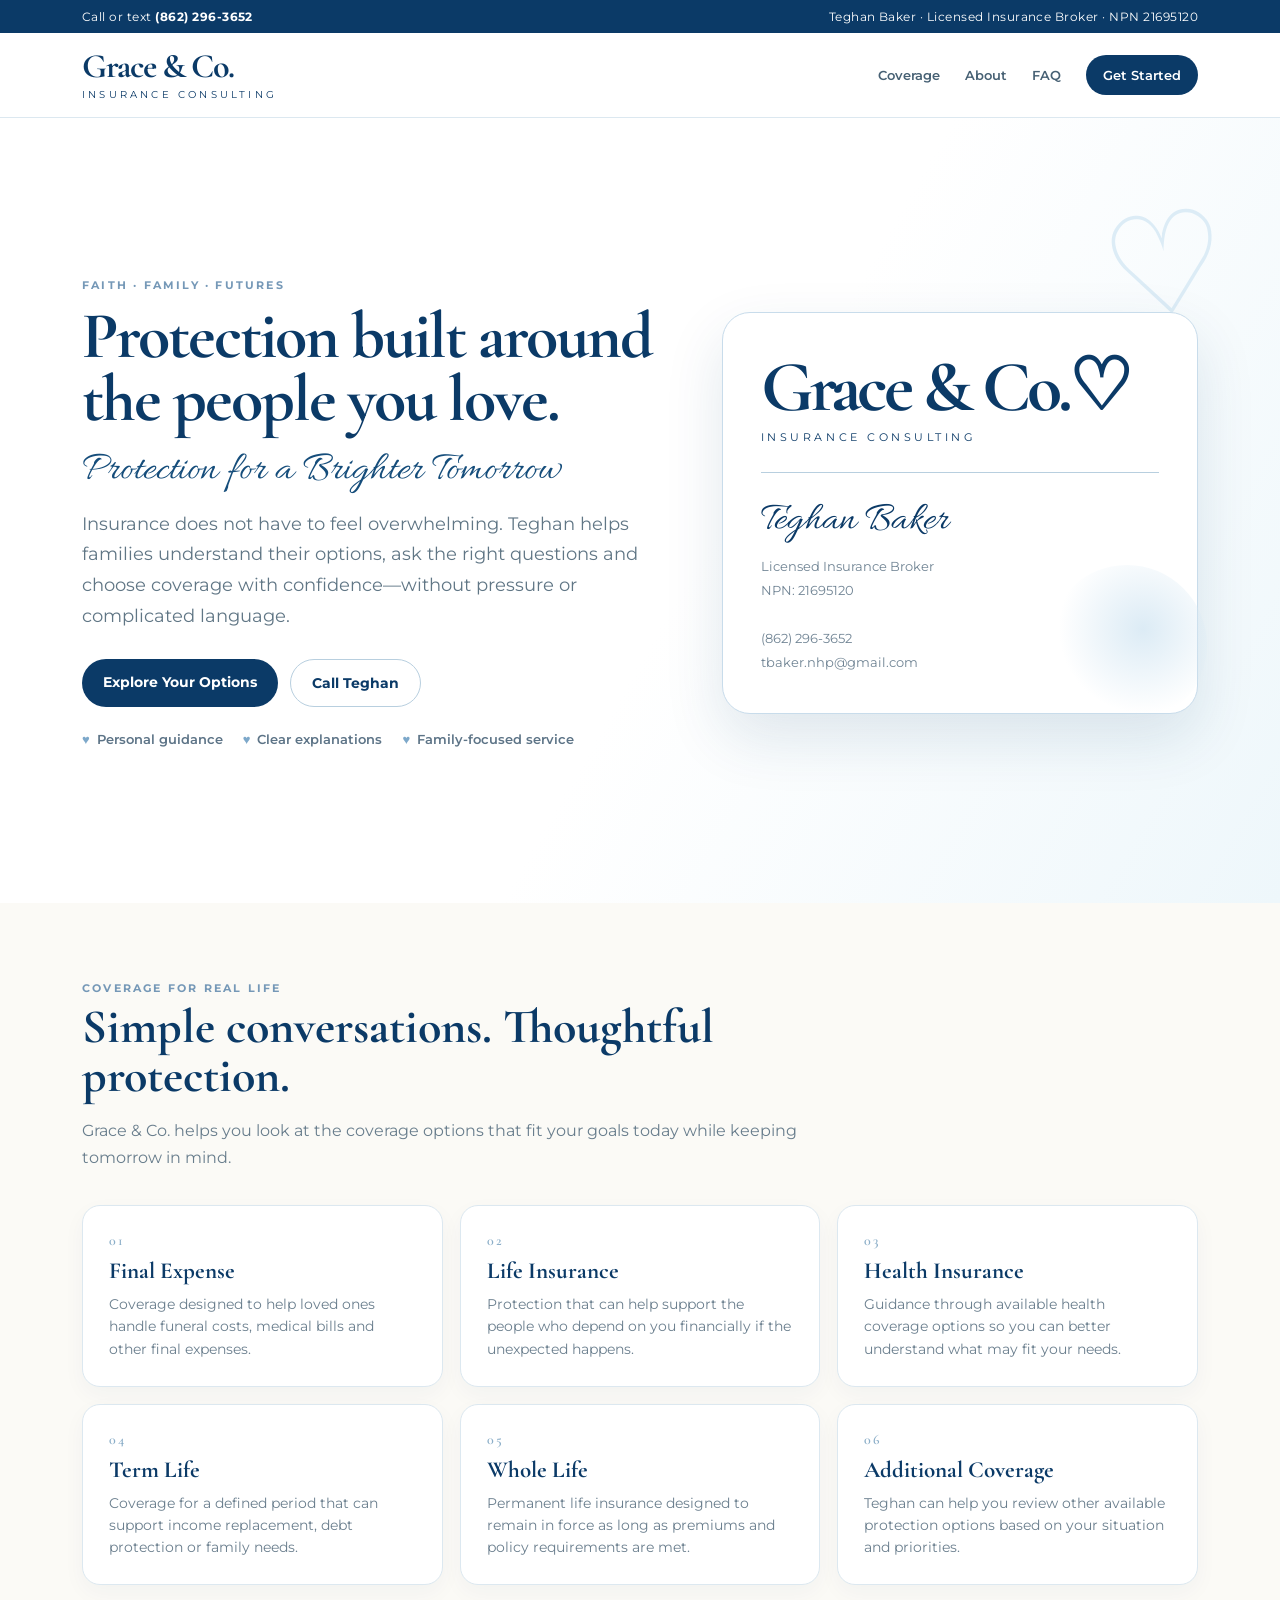
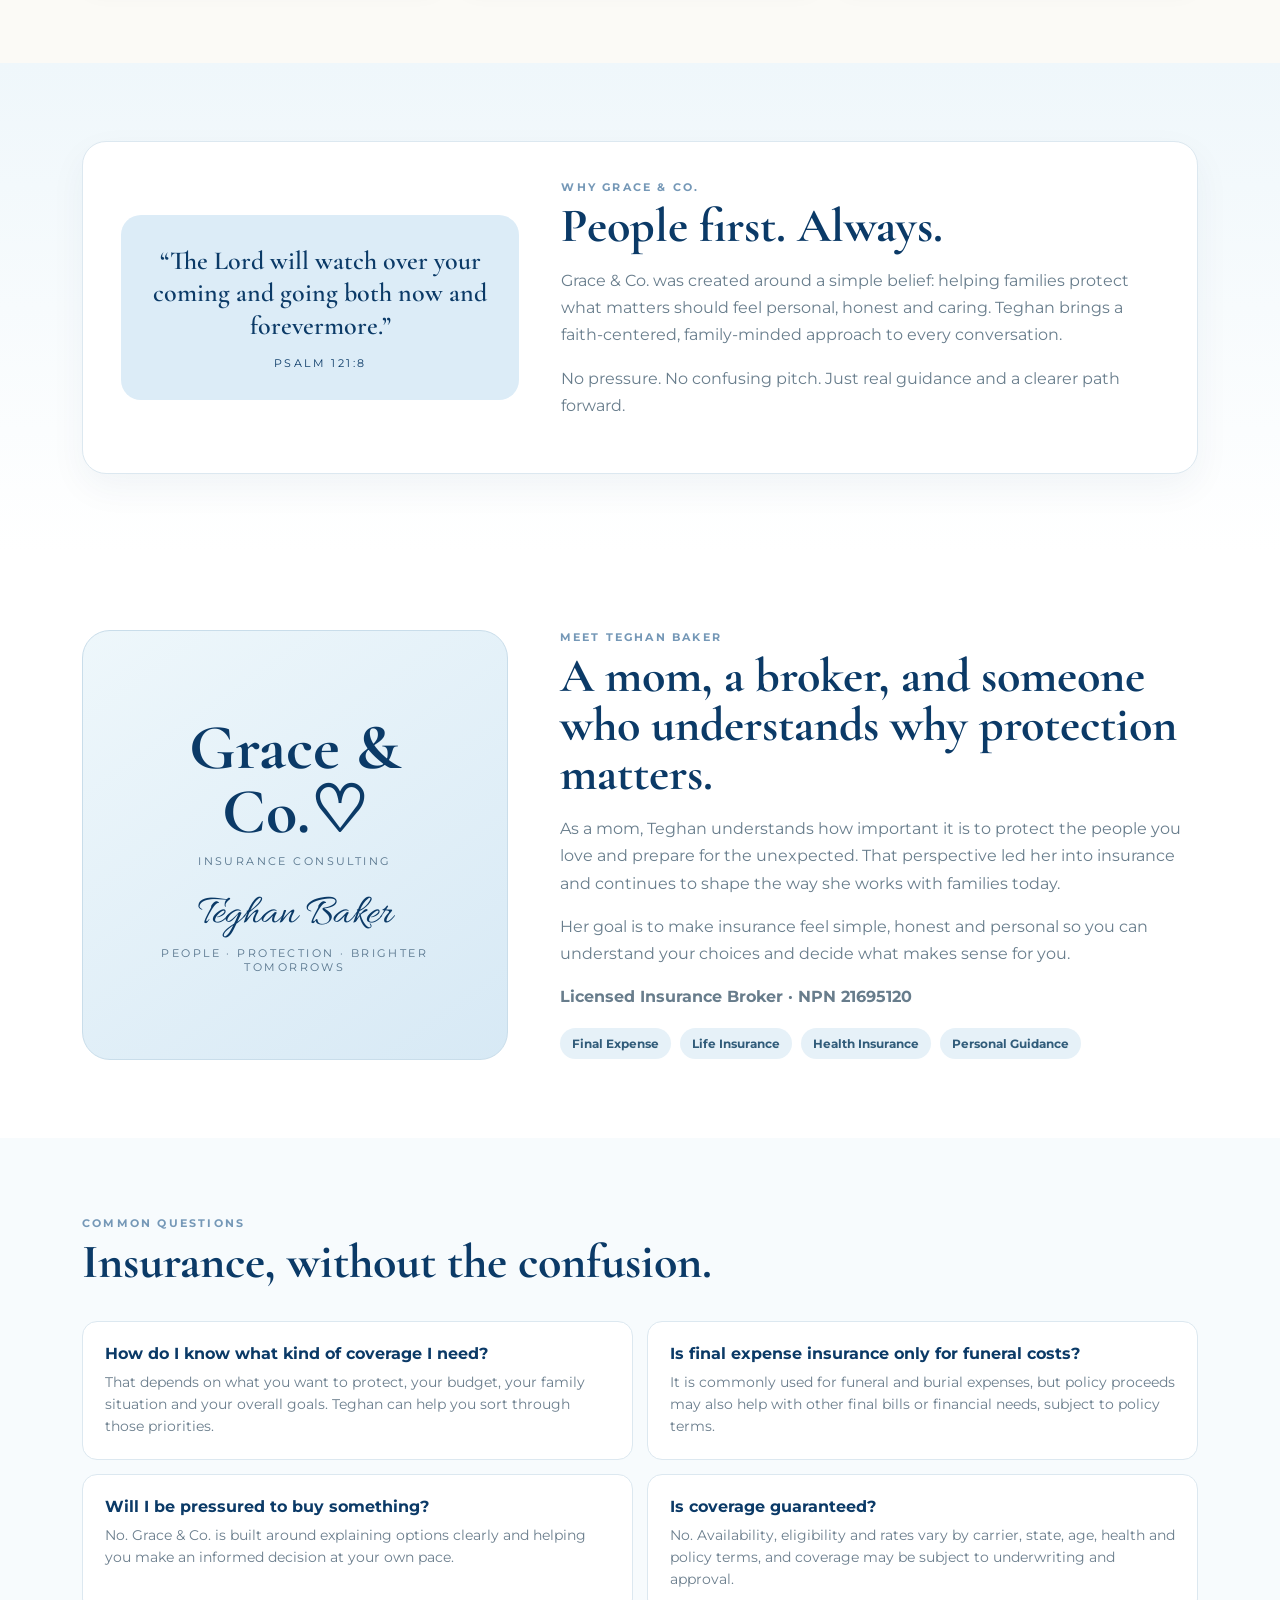
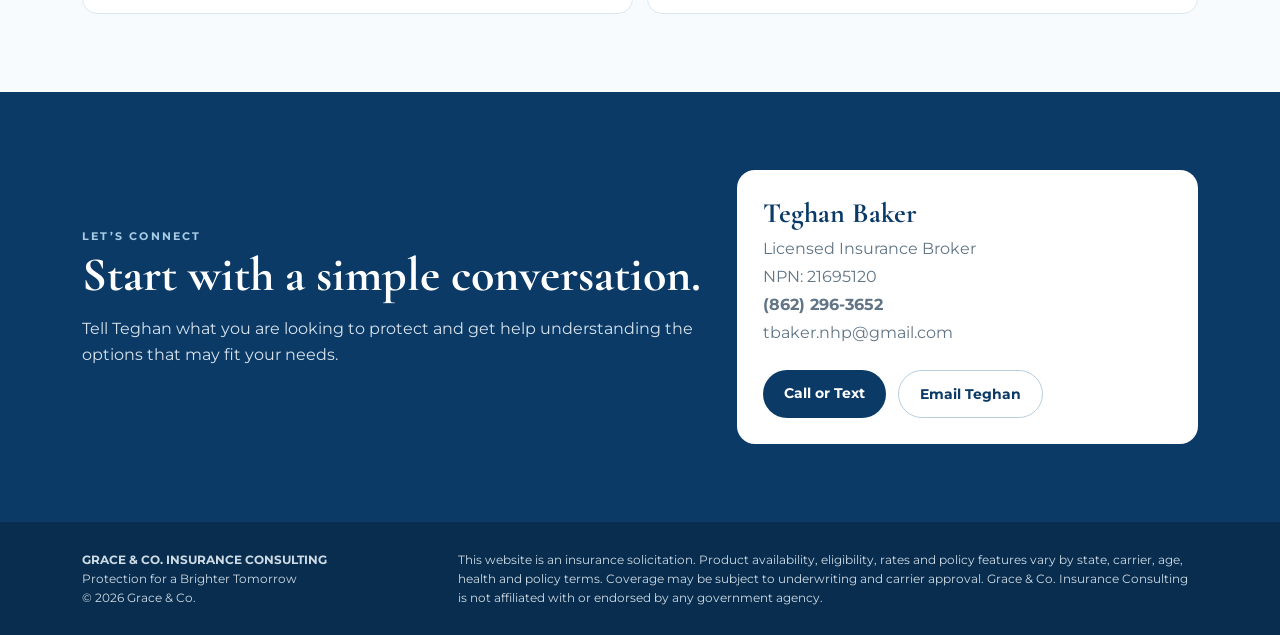
<file: grace-co-site/index.html>
<!doctype html><html lang="en"><head><meta charset="utf-8"><meta name="viewport" content="width=device-width,initial-scale=1"><title>Grace & Co. Insurance Consulting | Protection for a Brighter Tomorrow</title><meta name="description" content="Personal insurance guidance from Teghan Baker. Life insurance, final expense and health coverage options explained clearly and personally."><link rel="preconnect" href="https://fonts.googleapis.com"><link rel="preconnect" href="https://fonts.gstatic.com" crossorigin><link href="https://fonts.googleapis.com/css2?family=Cormorant+Garamond:wght@500;600;700&family=Montserrat:wght@400;500;600;700&family=Allura&display=swap" rel="stylesheet"><style>:root{--navy:#0b3a67;--navy2:#154d7b;--sky:#cfe3f2;--cream:#fbfaf6;--ink:#16324b;--muted:#6f8190;--line:#dce8f0}*{box-sizing:border-box}html{scroll-behavior:smooth}body{margin:0;background:#fff;color:var(--ink);font-family:Montserrat,Arial,sans-serif}a{color:inherit;text-decoration:none}.top{background:var(--navy);color:white;font-size:12px;letter-spacing:.04em}.wrap{max-width:1160px;margin:auto;padding:0 22px}.top .wrap{display:flex;justify-content:space-between;gap:18px;flex-wrap:wrap;padding-top:9px;padding-bottom:9px}nav{position:sticky;top:0;z-index:50;background:rgba(255,255,255,.96);backdrop-filter:blur(12px);border-bottom:1px solid var(--line)}.navin{height:84px;display:flex;align-items:center;justify-content:space-between;gap:20px}.brand strong{display:block;font:700 34px/1 'Cormorant Garamond',Georgia,serif;color:var(--navy);letter-spacing:-.04em}.brand span{display:block;font-size:10px;letter-spacing:.32em;color:var(--navy);margin-top:4px}.links{display:flex;align-items:center;gap:25px;font-size:13px;font-weight:600;color:#476174}.cta{background:var(--navy);color:white;padding:12px 17px;border-radius:999px}.hero{background:linear-gradient(120deg,#fff 0%,#fff 55%,#eef7fb 100%);overflow:hidden;position:relative}.hero:after{content:'♡';position:absolute;right:4%;top:10%;font:140px/1 Georgia;color:#dcecf6;transform:rotate(-8deg)}.hero-grid{display:grid;grid-template-columns:1.1fr .9fr;gap:58px;align-items:center;padding:82px 22px 78px}.eyebrow{font-size:11px;font-weight:700;letter-spacing:.2em;text-transform:uppercase;color:#7598b7}h1,h2,h3{font-family:'Cormorant Garamond',Georgia,serif;color:var(--navy)}h1{font-size:66px;line-height:.96;letter-spacing:-.03em;margin:13px 0 18px;max-width:670px}.script{font-family:Allura,cursive;font-size:41px;color:var(--navy2);line-height:1}.hero p{font-size:18px;line-height:1.7;color:#607685;max-width:620px}.buttons{display:flex;gap:12px;flex-wrap:wrap;margin-top:28px}.btn{padding:14px 21px;border-radius:999px;font-weight:700;font-size:14px}.btn.primary{background:var(--navy);color:#fff}.btn.secondary{border:1px solid #b8cfdf;background:#fff;color:var(--navy)}.ticks{display:flex;gap:20px;flex-wrap:wrap;margin-top:24px;color:#5d7487;font-size:13px;font-weight:600}.ticks span:before{content:'♥';color:#7da8ca;margin-right:7px}.hero-card{background:#fff;border:1px solid #c8dceb;border-radius:28px;padding:38px;box-shadow:0 24px 60px rgba(20,67,103,.12);position:relative;z-index:2}.hero-card .mark{font:700 72px/1 'Cormorant Garamond',serif;color:var(--navy);letter-spacing:-.06em}.hero-card .sub{font-size:11px;letter-spacing:.32em;color:var(--navy);margin-top:7px}.hero-card .line{height:1px;background:#b8cfdf;margin:28px 0}.hero-card .name{font:40px/1 Allura,cursive;color:var(--navy)}.hero-card small{display:block;color:#708494;line-height:1.8;margin-top:14px}.botanical{position:absolute;right:-10px;bottom:-12px;width:160px;height:160px;border-radius:50%;background:radial-gradient(circle at 60% 40%,#d8e9f4,transparent 62%);opacity:.9}section{padding:78px 0}.section-head{max-width:760px;margin-bottom:34px}h2{font-size:48px;line-height:1.02;margin:8px 0 10px}.section-head p,.copy p{color:#687d8c;line-height:1.7}.coverage{background:var(--cream)}.cards{display:grid;grid-template-columns:repeat(3,1fr);gap:17px}.card{background:#fff;border:1px solid var(--line);border-radius:18px;padding:26px;box-shadow:0 8px 22px rgba(15,57,91,.04)}.card .num{font:600 14px 'Cormorant Garamond',serif;color:#8baec8;letter-spacing:.14em}.card h3{font-size:23px;margin:8px 0 8px}.card p{margin:0;color:#6b7f8e;font-size:14px;line-height:1.58}.faith{background:linear-gradient(180deg,#eff7fb,#fff)}.faithbox{display:grid;grid-template-columns:.8fr 1.2fr;gap:42px;align-items:center;background:#fff;border:1px solid var(--line);border-radius:24px;padding:38px;box-shadow:0 14px 36px rgba(16,58,92,.05)}.verse{background:#dcecf7;border-radius:20px;padding:30px;text-align:center;color:var(--navy)}.verse p{font:600 26px/1.25 'Cormorant Garamond',Georgia,serif;margin:0}.verse span{display:block;font-size:11px;letter-spacing:.22em;margin-top:14px}.aboutgrid{display:grid;grid-template-columns:.8fr 1.2fr;gap:52px;align-items:center}.aboutbrand{min-height:430px;border-radius:28px;background:linear-gradient(145deg,#eef7fb,#d7e9f5);display:flex;flex-direction:column;justify-content:center;align-items:center;text-align:center;padding:35px;border:1px solid #c9ddea}.aboutbrand .big{font:700 64px/1 'Cormorant Garamond',serif;color:var(--navy)}.aboutbrand .sig{font:42px/1 Allura,cursive;color:var(--navy);margin-top:26px}.aboutbrand .tag{font-size:11px;letter-spacing:.22em;color:#54728a;margin-top:10px}.pillrow{display:flex;gap:9px;flex-wrap:wrap;margin-top:18px}.pill{background:#e6f1f8;color:#315c7a;padding:8px 12px;border-radius:999px;font-size:12px;font-weight:700}.faq{background:#f7fbfd}.faqgrid{display:grid;grid-template-columns:1fr 1fr;gap:14px}.faqitem{background:#fff;border:1px solid var(--line);border-radius:15px;padding:22px}.faqitem strong{display:block;color:var(--navy);margin-bottom:8px}.faqitem p{margin:0;color:#6b7e8d;font-size:14px;line-height:1.58}.contact{background:var(--navy);color:#fff}.contact h2{color:#fff}.contactgrid{display:grid;grid-template-columns:1.15fr .85fr;gap:32px;align-items:center}.contact p{color:#d7e3ec;line-height:1.65}.contactbox{background:#fff;color:var(--ink);border-radius:18px;padding:26px}.contactbox strong{font:700 28px 'Cormorant Garamond',serif;color:var(--navy)}.contactbox span{display:block;margin-top:9px;color:#617586}footer{background:#082d4f;color:#cfdbe4}.footerin{padding:28px 22px;display:flex;justify-content:space-between;gap:28px;flex-wrap:wrap;font-size:12px;line-height:1.6}.disclaimer{max-width:740px}@media(max-width:850px){.links a:not(.cta){display:none}.navin{height:74px}.brand strong{font-size:29px}.hero-grid,.aboutgrid,.faithbox,.contactgrid{grid-template-columns:1fr}h1{font-size:48px}h2{font-size:39px}.cards,.faqgrid{grid-template-columns:1fr}section{padding:60px 0}.hero:after{font-size:90px}.hero-card{padding:28px}.hero-card .mark{font-size:56px}}</style></head><body><div class="top"><div class="wrap"><span>Call or text <strong>(862) 296-3652</strong></span><span>Teghan Baker · Licensed Insurance Broker · NPN 21695120</span></div></div><nav><div class="wrap navin"><a class="brand" href="#home"><strong>Grace &amp; Co.</strong><span>INSURANCE CONSULTING</span></a><div class="links"><a href="#coverage">Coverage</a><a href="#about">About</a><a href="#faq">FAQ</a><a class="cta" href="#contact">Get Started</a></div></div></nav><main><section class="hero" id="home"><div class="wrap hero-grid"><div><div class="eyebrow">Faith · Family · Futures</div><h1>Protection built around the people you love.</h1><div class="script">Protection for a Brighter Tomorrow</div><p>Insurance does not have to feel overwhelming. Teghan helps families understand their options, ask the right questions and choose coverage with confidence—without pressure or complicated language.</p><div class="buttons"><a class="btn primary" href="#contact">Explore Your Options</a><a class="btn secondary" href="tel:8622963652">Call Teghan</a></div><div class="ticks"><span>Personal guidance</span><span>Clear explanations</span><span>Family-focused service</span></div></div><div class="hero-card"><div class="mark">Grace &amp; Co.♡</div><div class="sub">INSURANCE CONSULTING</div><div class="line"></div><div class="name">Teghan Baker</div><small>Licensed Insurance Broker<br>NPN: 21695120<br><br>(862) 296-3652<br>tbaker.nhp@gmail.com</small><div class="botanical"></div></div></div></section><section class="coverage" id="coverage"><div class="wrap"><div class="section-head"><div class="eyebrow">Coverage for real life</div><h2>Simple conversations. Thoughtful protection.</h2><p>Grace &amp; Co. helps you look at the coverage options that fit your goals today while keeping tomorrow in mind.</p></div><div class="cards"><div class="card"><div class="num">01</div><h3>Final Expense</h3><p>Coverage designed to help loved ones handle funeral costs, medical bills and other final expenses.</p></div><div class="card"><div class="num">02</div><h3>Life Insurance</h3><p>Protection that can help support the people who depend on you financially if the unexpected happens.</p></div><div class="card"><div class="num">03</div><h3>Health Insurance</h3><p>Guidance through available health coverage options so you can better understand what may fit your needs.</p></div><div class="card"><div class="num">04</div><h3>Term Life</h3><p>Coverage for a defined period that can support income replacement, debt protection or family needs.</p></div><div class="card"><div class="num">05</div><h3>Whole Life</h3><p>Permanent life insurance designed to remain in force as long as premiums and policy requirements are met.</p></div><div class="card"><div class="num">06</div><h3>Additional Coverage</h3><p>Teghan can help you review other available protection options based on your situation and priorities.</p></div></div></div></section><section class="faith"><div class="wrap"><div class="faithbox"><div class="verse"><p>“The Lord will watch over your coming and going both now and forevermore.”</p><span>PSALM 121:8</span></div><div class="copy"><div class="eyebrow">Why Grace &amp; Co.</div><h2>People first. Always.</h2><p>Grace &amp; Co. was created around a simple belief: helping families protect what matters should feel personal, honest and caring. Teghan brings a faith-centered, family-minded approach to every conversation.</p><p>No pressure. No confusing pitch. Just real guidance and a clearer path forward.</p></div></div></div></section><section id="about"><div class="wrap aboutgrid"><div class="aboutbrand"><div class="big">Grace &amp; Co.♡</div><div class="tag">INSURANCE CONSULTING</div><div class="sig">Teghan Baker</div><div class="tag">PEOPLE · PROTECTION · BRIGHTER TOMORROWS</div></div><div class="copy"><div class="eyebrow">Meet Teghan Baker</div><h2>A mom, a broker, and someone who understands why protection matters.</h2><p>As a mom, Teghan understands how important it is to protect the people you love and prepare for the unexpected. That perspective led her into insurance and continues to shape the way she works with families today.</p><p>Her goal is to make insurance feel simple, honest and personal so you can understand your choices and decide what makes sense for you.</p><p><strong>Licensed Insurance Broker · NPN 21695120</strong></p><div class="pillrow"><span class="pill">Final Expense</span><span class="pill">Life Insurance</span><span class="pill">Health Insurance</span><span class="pill">Personal Guidance</span></div></div></div></section><section class="faq" id="faq"><div class="wrap"><div class="section-head"><div class="eyebrow">Common questions</div><h2>Insurance, without the confusion.</h2></div><div class="faqgrid"><div class="faqitem"><strong>How do I know what kind of coverage I need?</strong><p>That depends on what you want to protect, your budget, your family situation and your overall goals. Teghan can help you sort through those priorities.</p></div><div class="faqitem"><strong>Is final expense insurance only for funeral costs?</strong><p>It is commonly used for funeral and burial expenses, but policy proceeds may also help with other final bills or financial needs, subject to policy terms.</p></div><div class="faqitem"><strong>Will I be pressured to buy something?</strong><p>No. Grace &amp; Co. is built around explaining options clearly and helping you make an informed decision at your own pace.</p></div><div class="faqitem"><strong>Is coverage guaranteed?</strong><p>No. Availability, eligibility and rates vary by carrier, state, age, health and policy terms, and coverage may be subject to underwriting and approval.</p></div></div></div></section><section class="contact" id="contact"><div class="wrap contactgrid"><div><div class="eyebrow" style="color:#a9cce5">Let’s connect</div><h2>Start with a simple conversation.</h2><p>Tell Teghan what you are looking to protect and get help understanding the options that may fit your needs.</p></div><div class="contactbox"><strong>Teghan Baker</strong><span>Licensed Insurance Broker</span><span>NPN: 21695120</span><span><b>(862) 296-3652</b></span><span>tbaker.nhp@gmail.com</span><div class="buttons"><a class="btn primary" href="tel:8622963652">Call or Text</a><a class="btn secondary" href="mailto:tbaker.nhp@gmail.com">Email Teghan</a></div></div></div></section></main><footer><div class="wrap footerin"><div><strong>GRACE &amp; CO. INSURANCE CONSULTING</strong><br>Protection for a Brighter Tomorrow<br>© 2026 Grace &amp; Co.</div><div class="disclaimer">This website is an insurance solicitation. Product availability, eligibility, rates and policy features vary by state, carrier, age, health and policy terms. Coverage may be subject to underwriting and carrier approval. Grace &amp; Co. Insurance Consulting is not affiliated with or endorsed by any government agency.</div></div></footer></body></html>
</file>
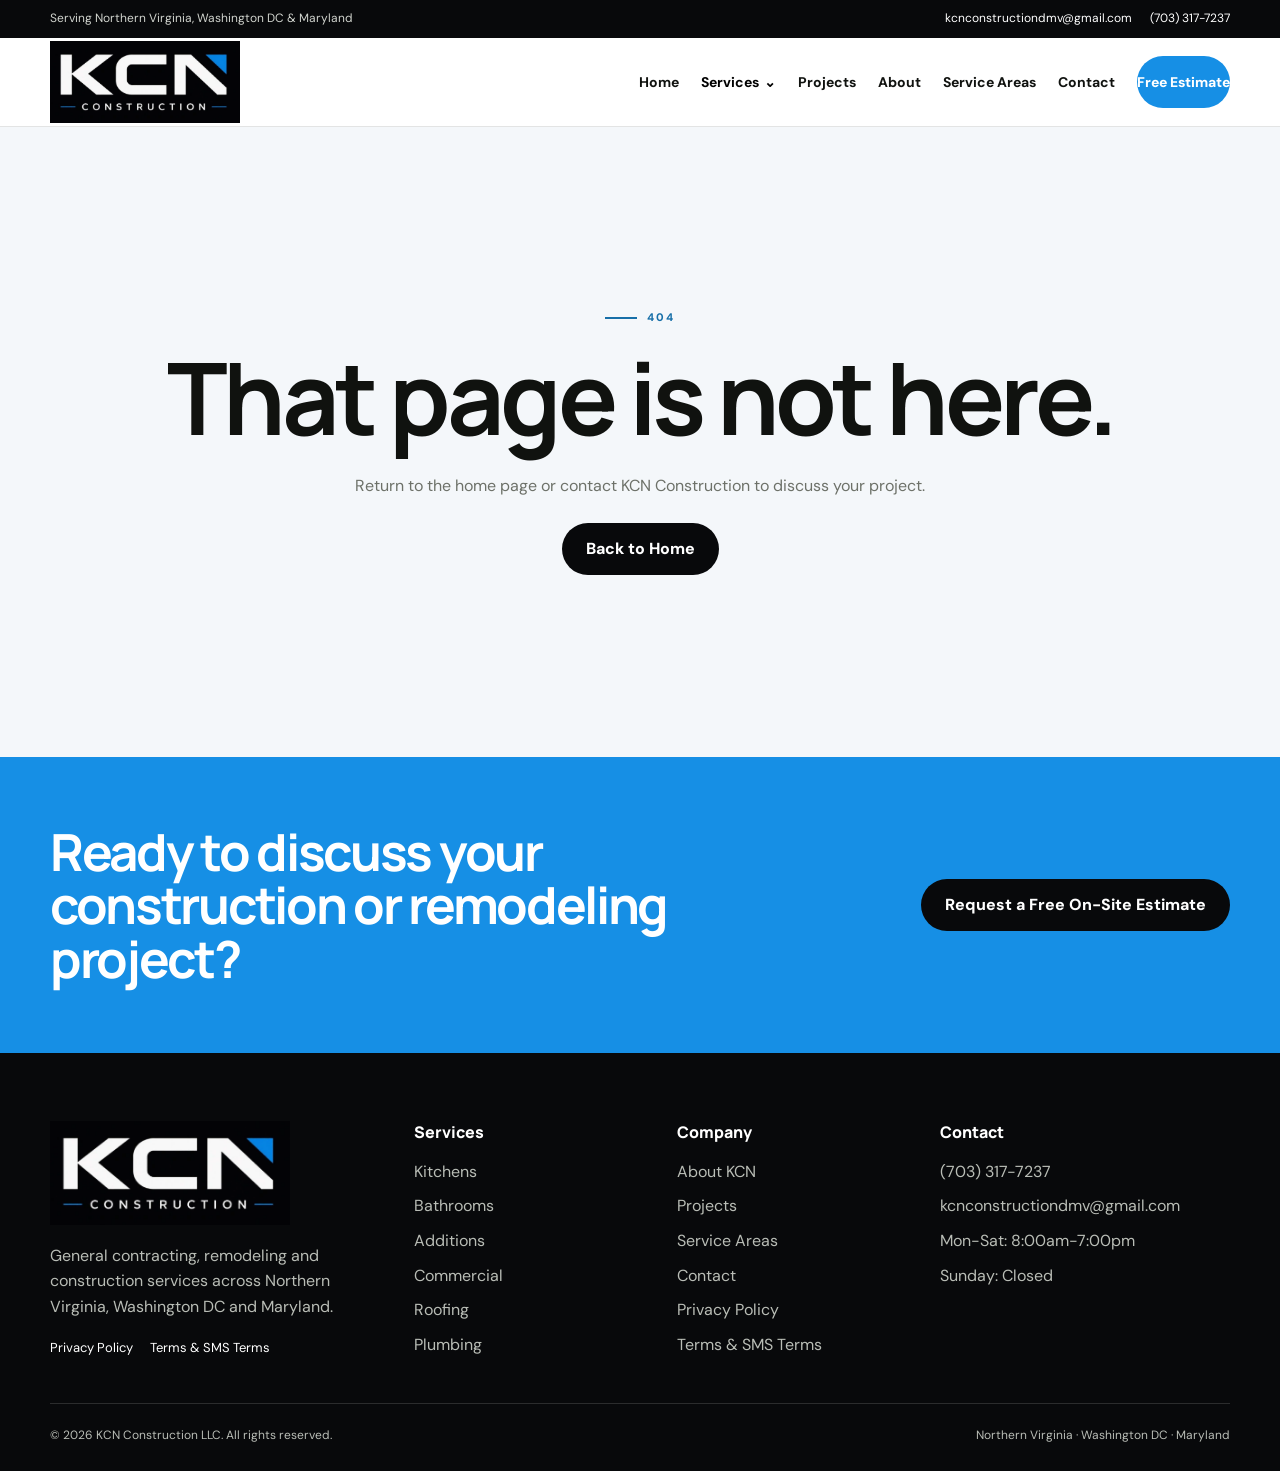
<file: kcn-construction/index.html>
<!doctype html><html lang="en"><head><meta charset="utf-8"><meta name="viewport" content="width=device-width,initial-scale=1"><meta name="theme-color" content="#08090b"><meta name="facebook-domain-verification" content="bvuxuuv6xc2mc0v1dp8ooqvqddzddg"><title>KCN Construction LLC | Remodeling & General Contracting in the DMV</title><meta name="description" content="KCN Construction provides residential and commercial remodeling, additions, plumbing, roofing, flooring, tile, drywall and painting across Northern Virginia, Washington DC and Maryland."><meta property="og:title" content="KCN Construction LLC"><meta property="og:description" content="Residential and commercial construction and remodeling across Northern Virginia, Washington DC and Maryland."><meta property="og:image" content="/kcn-construction/kcn-logo-exact.webp"><link rel="icon" type="image/webp" href="/kcn-construction/kcn-logo-exact.webp"><link rel="preconnect" href="https://fonts.googleapis.com"><link rel="preconnect" href="https://fonts.gstatic.com" crossorigin><link href="https://fonts.googleapis.com/css2?family=DM+Sans:wght@400;500;600;700&family=Manrope:wght@500;600;700;800&display=swap" rel="stylesheet"><link rel="stylesheet" href="/kcn-construction/styles.css"><link rel="stylesheet" href="/kcn-construction/brand.css"><link rel="stylesheet" href="/kcn-construction/compliance.css"><style>.headin{height:88px!important}.brand{width:190px!important;height:82px!important;flex:0 0 190px!important;background-image:url('/kcn-construction/kcn-logo-exact.webp')!important;background-size:contain!important;background-position:center center!important;background-repeat:no-repeat!important;background-color:transparent!important;border-radius:0!important;box-shadow:none!important}.footer .brand{width:240px!important;height:104px!important;flex-basis:240px!important;background-size:contain!important}@media(max-width:760px){.headin{height:72px!important;width:min(var(--max),calc(100% - 48px))!important}.brand{width:145px!important;height:63px!important;flex-basis:145px!important}.hamb{display:flex!important;width:44px!important;height:44px!important;padding:0!important;margin:0!important;flex-direction:column!important;align-items:center!important;justify-content:center!important}.hamb span{margin:3.5px 0!important}.nav{top:72px!important;height:calc(100vh - 72px)!important}}</style></head><body><div id="app"></div><script src="/kcn-construction/data.js"></script><script src="/kcn-construction/app-core.js"></script><script src="/kcn-construction/app-pages.js"></script><script src="/kcn-construction/compliance.js"></script><script src="/kcn-construction/app-render.js"></script></body></html>
</file>
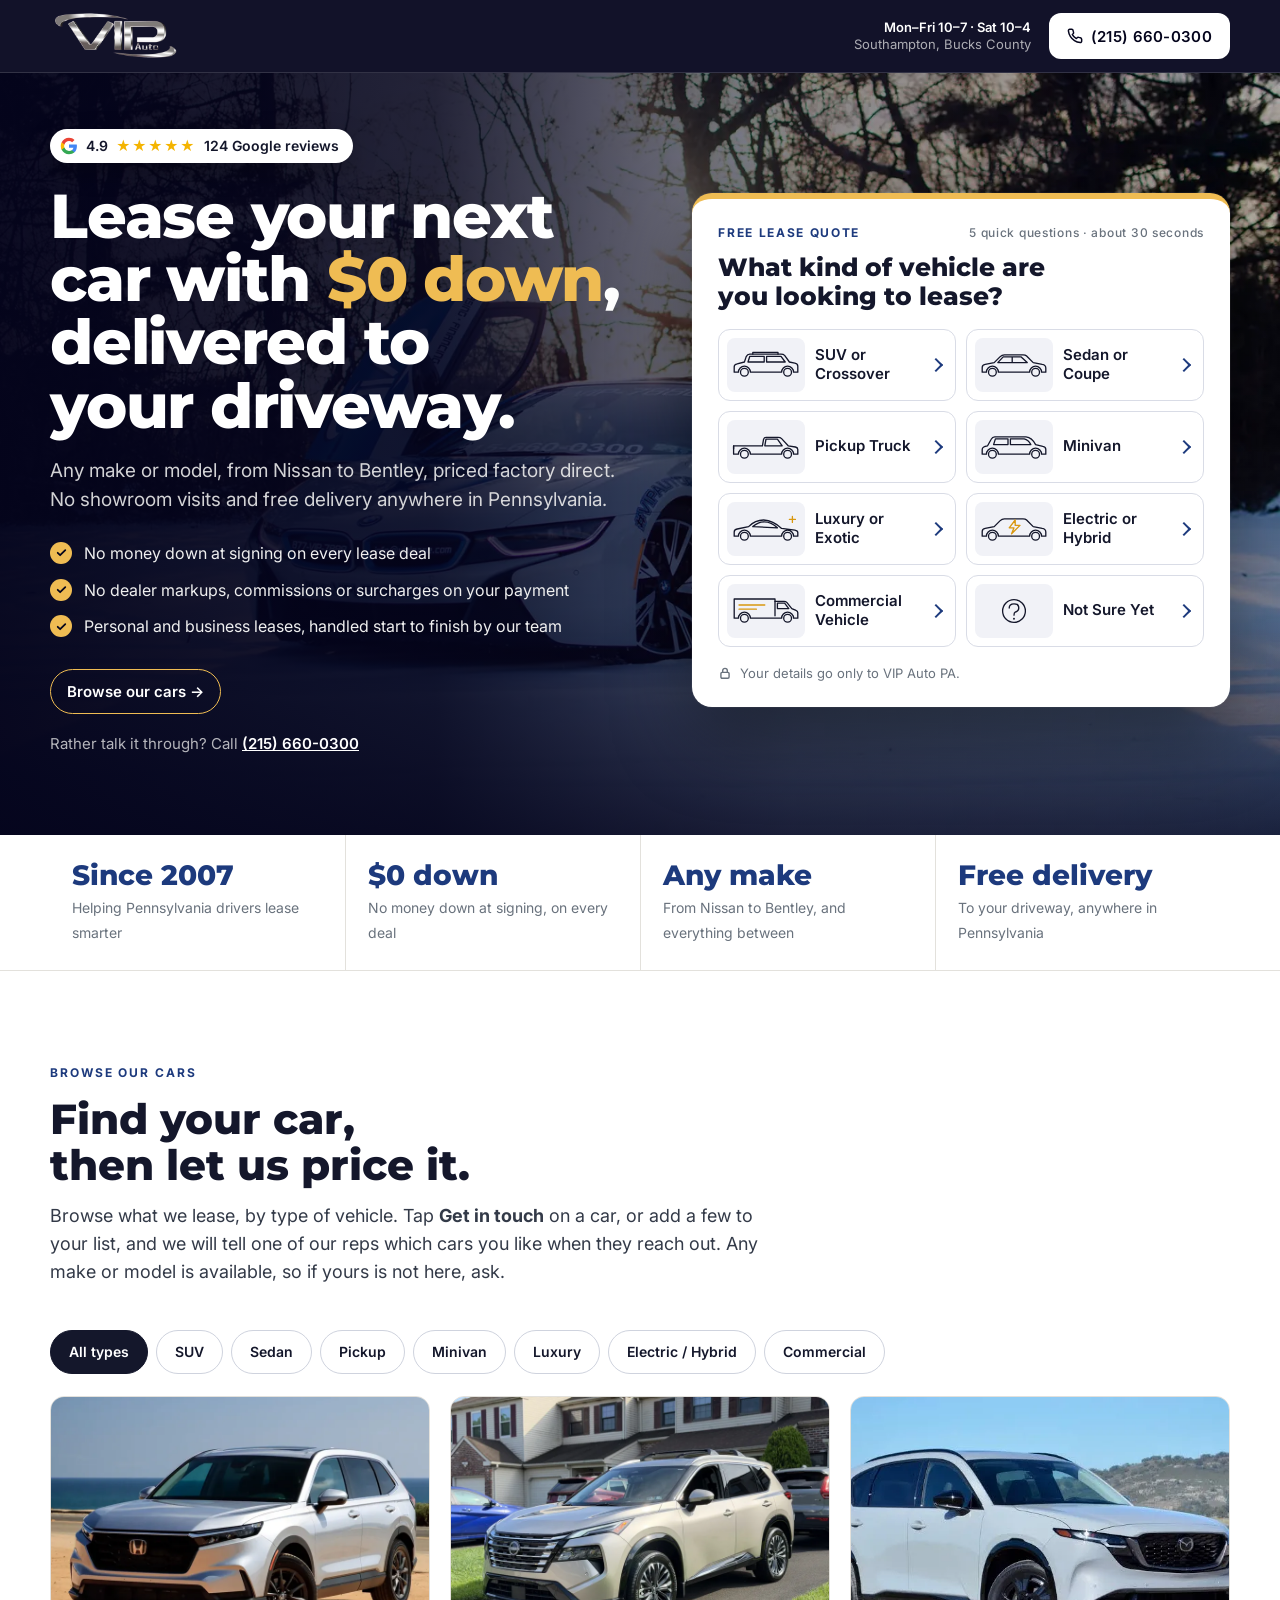
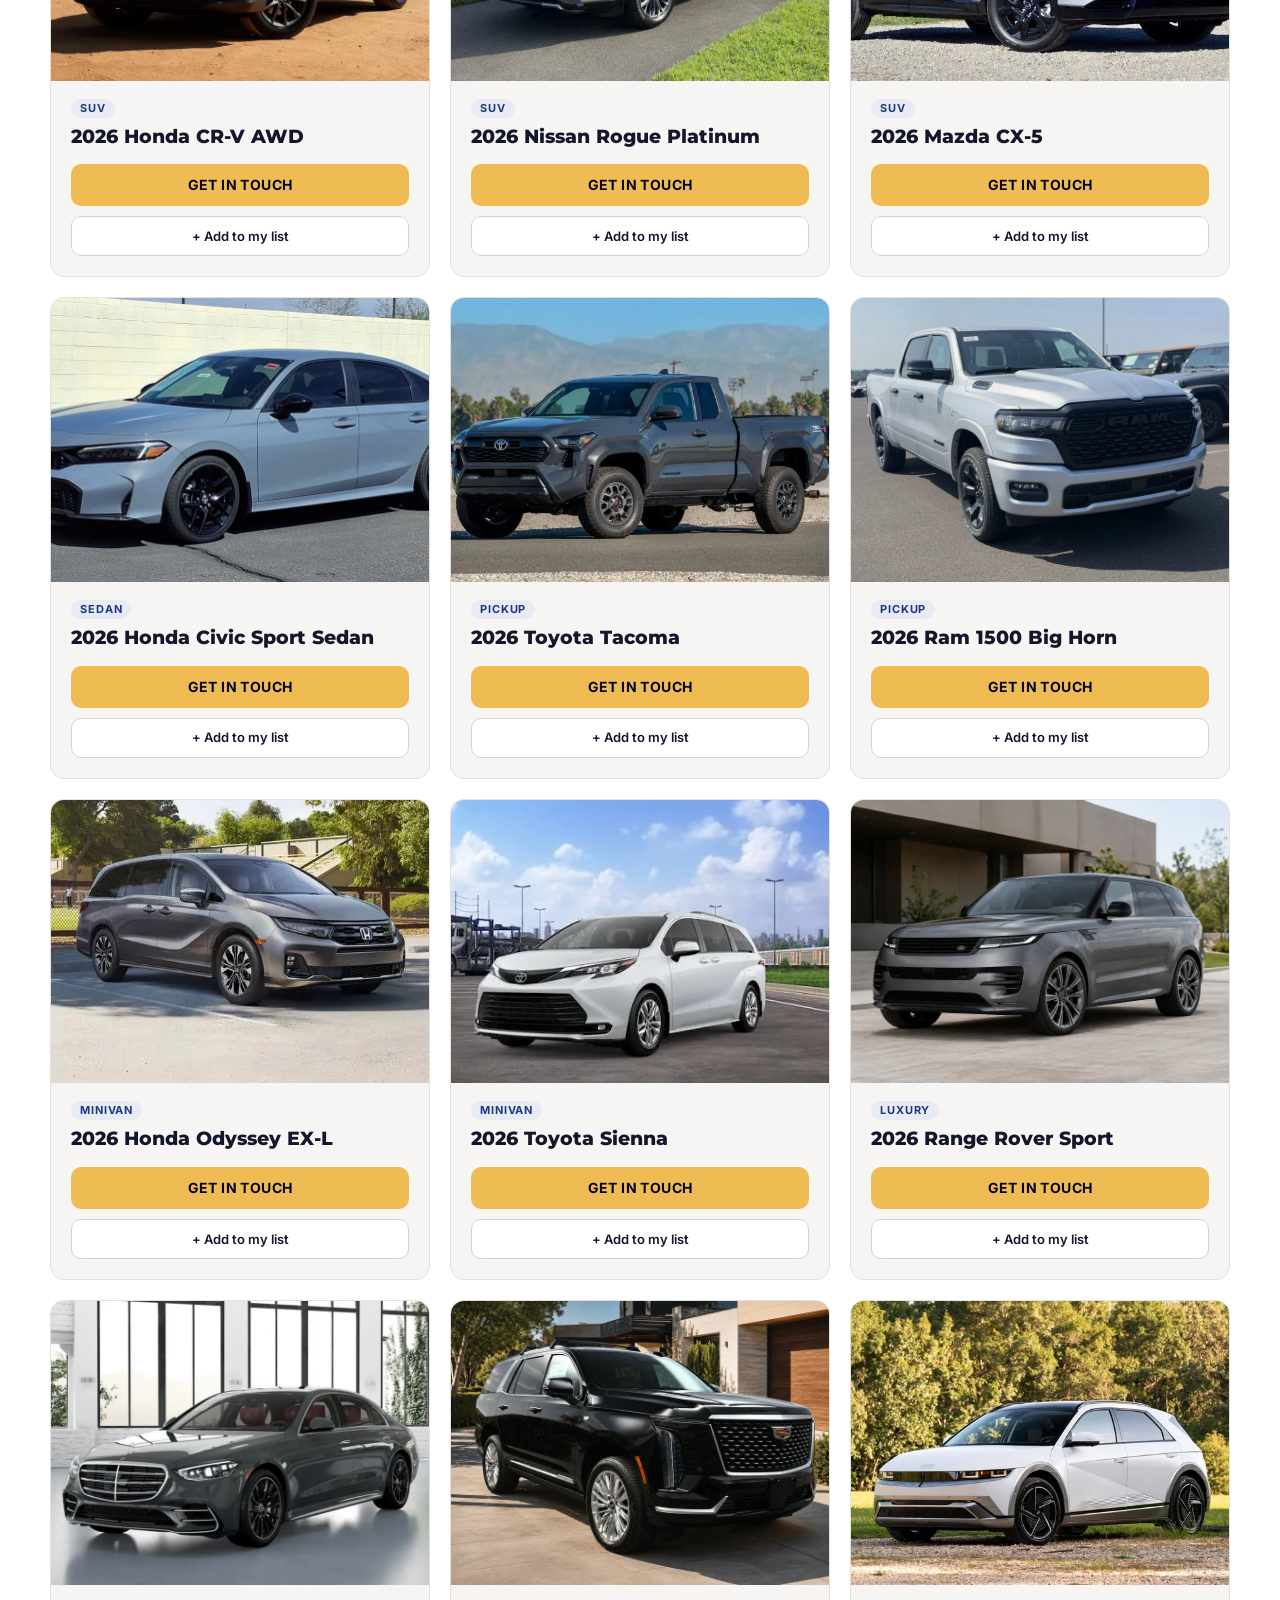
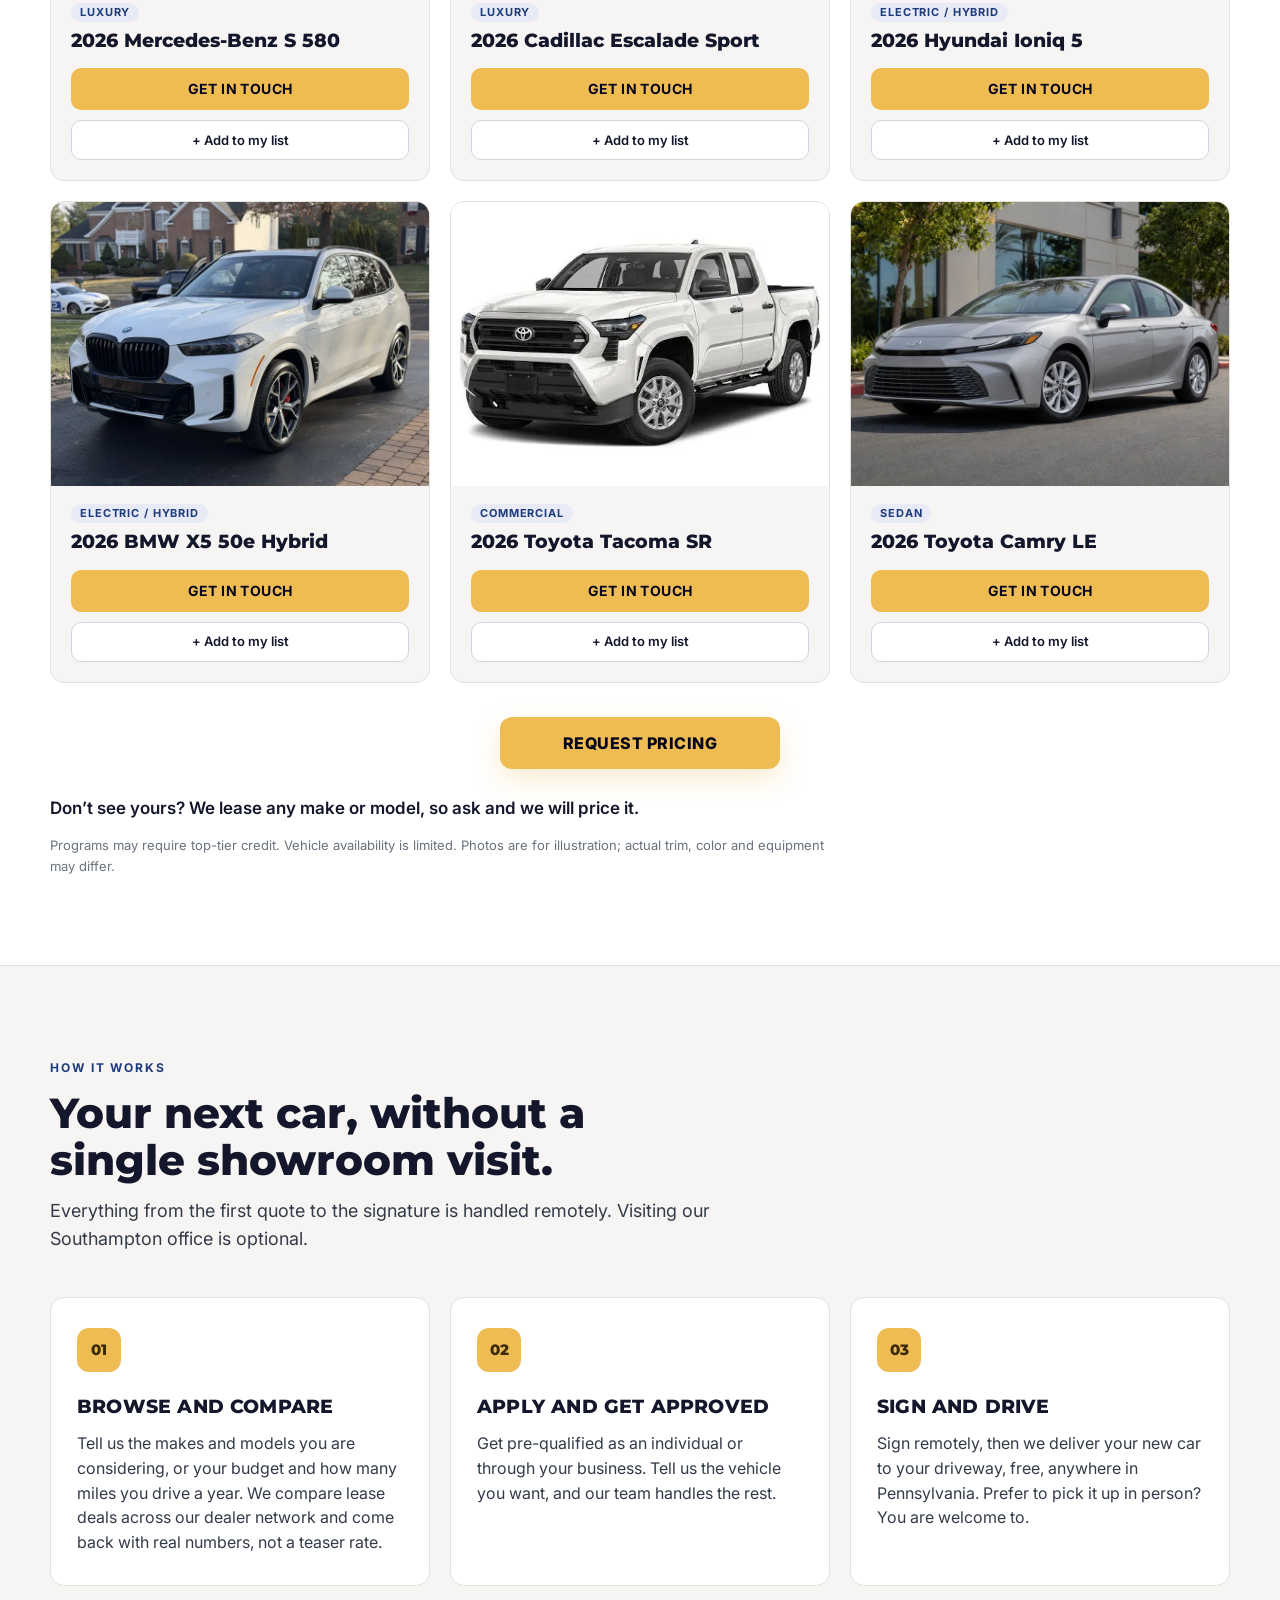
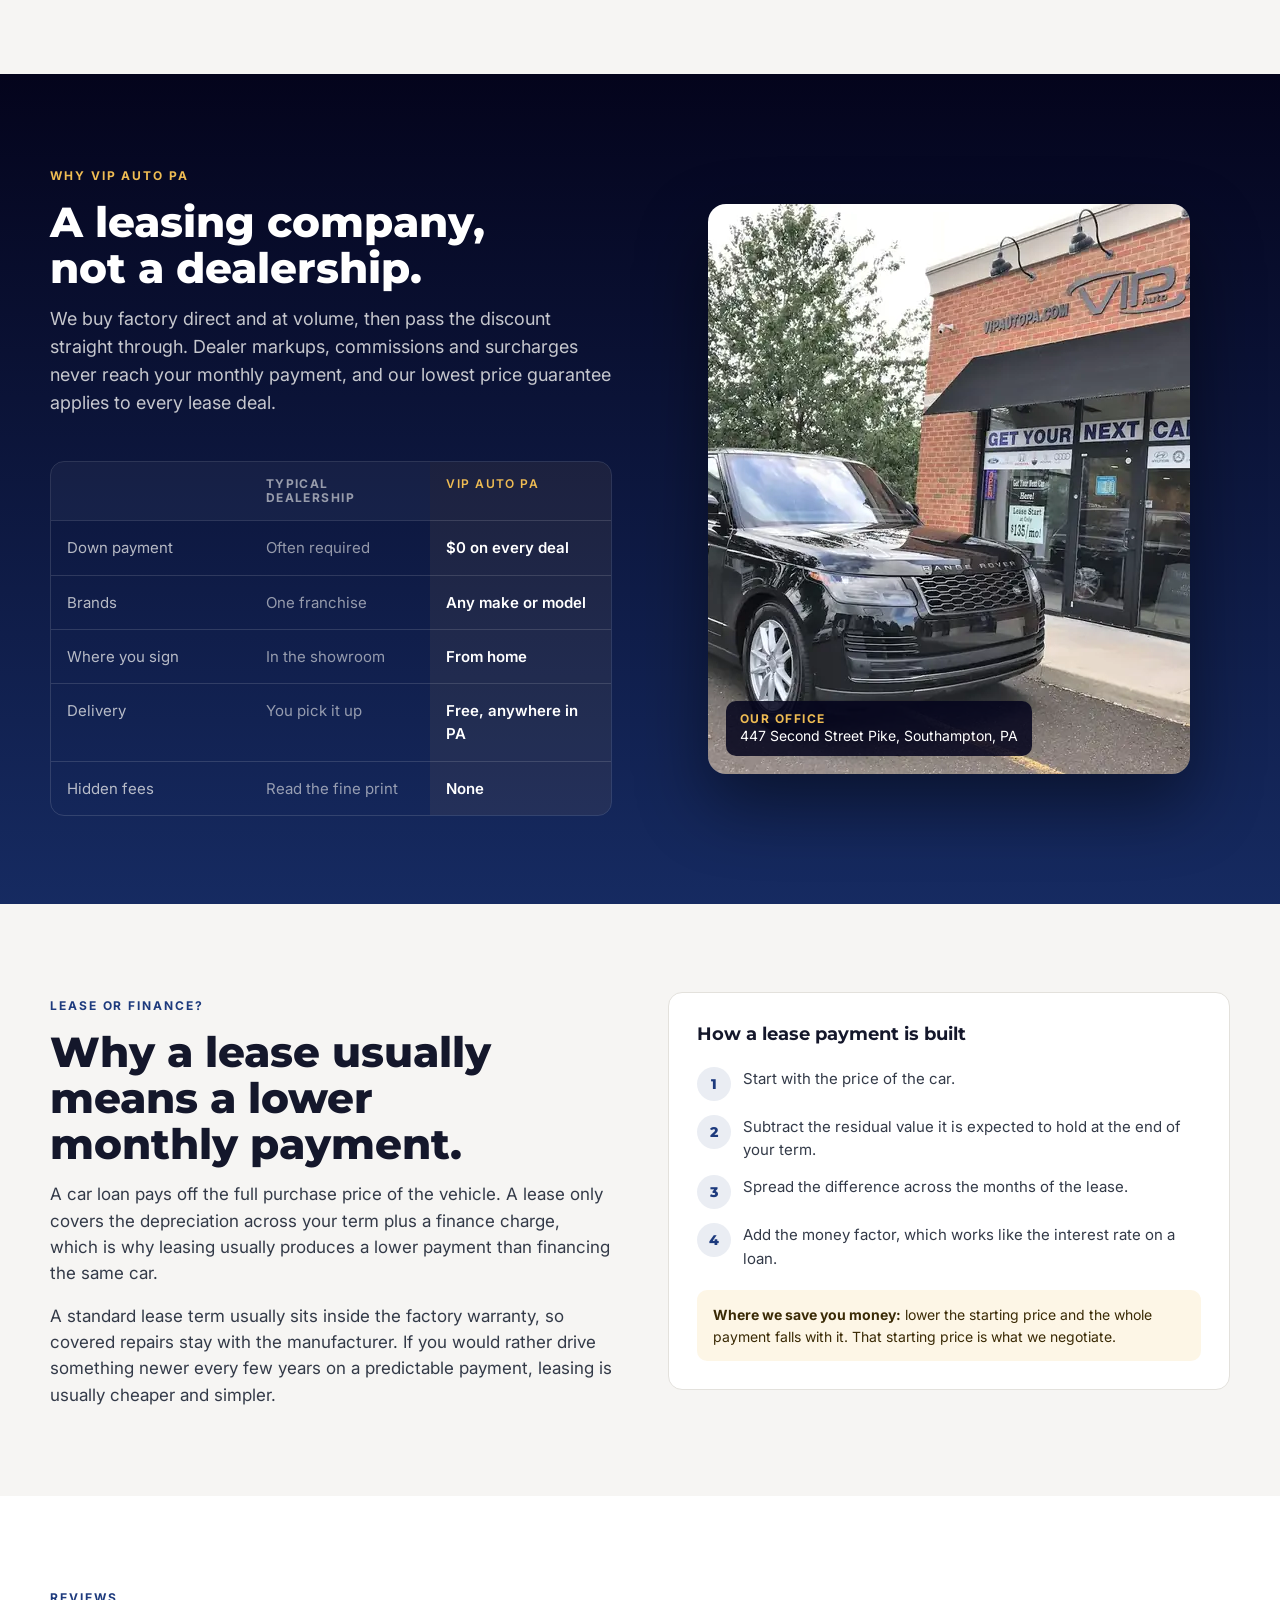
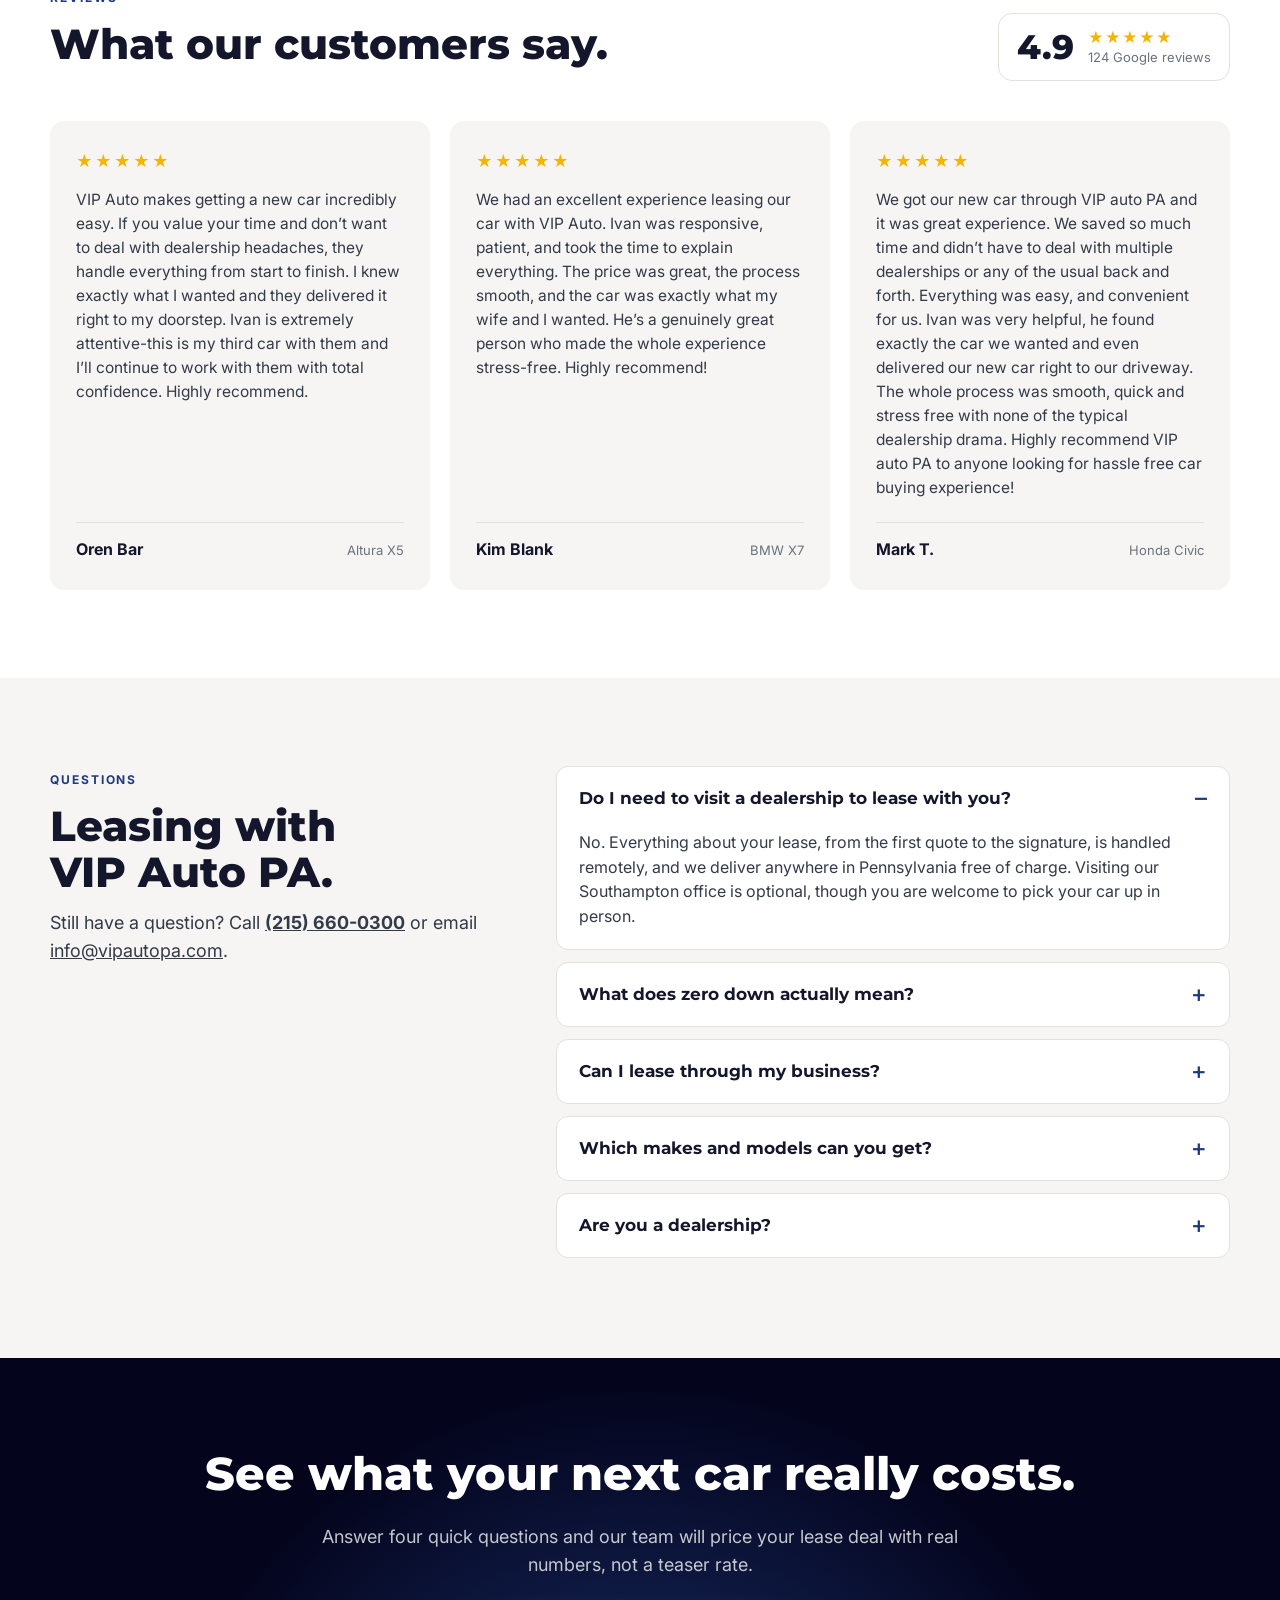
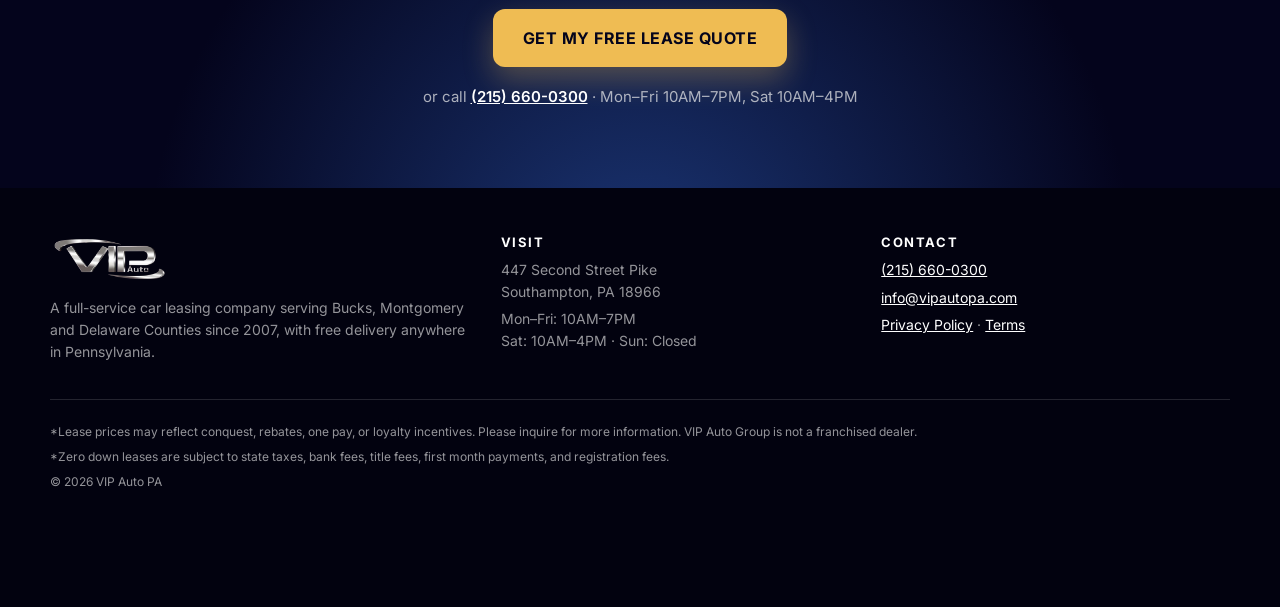
<file: vip-auto-lander/index.html>
<!doctype html>
<html lang="en">
<head>
<meta charset="utf-8">
<meta name="viewport" content="width=device-width,initial-scale=1">
<title>$0 Down Car Leases in Pennsylvania | VIP Auto PA</title>
<meta name="description" content="Lease any make or model with zero down and free delivery anywhere in Pennsylvania. VIP Auto PA has priced factory-direct leases from Southampton, Bucks County since 2007.">
<meta name="theme-color" content="#04041c">
<link rel="preconnect" href="https://fonts.googleapis.com">
<link rel="preconnect" href="https://fonts.gstatic.com" crossorigin>
<link href="https://fonts.googleapis.com/css2?family=Inter:wght@400;500;600;700&family=Montserrat:wght@700;800&display=swap" rel="stylesheet">
<style>
:root{
  --night:#04041c;--deep:#0a0f33;--blue:#1d3a7d;--blue-2:#2b56b4;--gold:#efbc53;--gold-2:#f6d28b;--gold-ink:#3a2a05;
  --paper:#f6f5f3;--white:#fff;--ink:#14172b;--text:#333a48;--muted:#69727d;--line:#e3e1dc;--line-dark:rgba(239,239,239,.14);
  --head:"Montserrat","Arial Black",Arial,sans-serif;--body:"Inter",-apple-system,"Segoe UI",Roboto,Arial,sans-serif;
  --radius:14px;--max:1180px
}
*{box-sizing:border-box}
html{scroll-behavior:smooth}
body{margin:0;background:var(--paper);color:var(--text);font-family:var(--body);font-size:16px;line-height:1.55;-webkit-font-smoothing:antialiased}
img{display:block;max-width:100%}
a{color:inherit}
button,input,textarea{font:inherit}
.wrap{width:min(var(--max),calc(100% - 32px));margin:0 auto}
.eyebrow{display:inline-block;font:700 12px/1 var(--body);letter-spacing:.16em;text-transform:uppercase;color:var(--blue)}
h1,h2,h3{font-family:var(--head);color:var(--ink);margin:0;text-wrap:balance}

/* Header */
.top{position:sticky;top:0;z-index:40;background:rgba(4,4,28,.94);backdrop-filter:blur(8px);border-bottom:1px solid var(--line-dark)}
.top-in{display:flex;align-items:center;justify-content:space-between;gap:16px;height:72px}
.top .logo img{width:132px;height:auto}
.top-right{display:flex;align-items:center;gap:18px}
.top-hours{color:rgba(239,239,239,.7);font-size:13px;line-height:1.3;text-align:right}
.top-hours strong{display:block;color:#fff;font-weight:600}
.call{display:inline-flex;align-items:center;gap:8px;min-height:46px;padding:0 18px;border-radius:12px;background:#fff;color:var(--night);font:600 15px/1 var(--body);letter-spacing:.3px;text-decoration:none;white-space:nowrap}
.call svg{width:16px;height:16px}

/* Hero */
.hero{position:relative;overflow:hidden;background:var(--night);color:#efefef}
.hero-photo{position:absolute;inset:0;width:100%;height:100%;object-fit:cover;object-position:50% 72%;opacity:.9}
.hero:before{content:"";position:absolute;inset:0;z-index:1;background:linear-gradient(90deg,rgba(4,4,28,.96) 0%,rgba(4,4,28,.86) 34%,rgba(4,4,28,.42) 62%,rgba(4,4,28,.18) 100%),linear-gradient(0deg,rgba(4,4,28,.7) 0%,transparent 30%)}
.hero-in{position:relative;z-index:2;display:grid;grid-template-columns:1.05fr .95fr;gap:48px;align-items:center;padding:56px 0 64px}
.badge{display:inline-flex;align-items:center;gap:8px;padding:8px 14px 8px 10px;border-radius:999px;background:#fff;color:var(--ink);font:600 14px/1 var(--body);box-shadow:0 8px 24px rgba(0,0,0,.25)}
.badge .g{width:18px;height:18px}
.badge .stars{color:#f4b400;letter-spacing:1px}
.hero h1{margin:22px 0 18px;color:#fff;font-size:clamp(38px,5.2vw,62px);font-weight:800;line-height:1.02;letter-spacing:-.02em}
.hero h1 em{font-style:normal;color:var(--gold)}
.hero-sub{max-width:34em;margin:0 0 26px;font-size:19px;color:rgba(239,239,239,.88)}
.ticks{display:grid;gap:12px;margin:0 0 30px;padding:0;list-style:none}
.ticks li{display:flex;gap:12px;align-items:flex-start;font-size:16px;color:#efefef}
.ticks li:before{content:"";flex:0 0 22px;height:22px;margin-top:1px;border-radius:50%;background:var(--gold) url("data:image/svg+xml,%3Csvg xmlns='http://www.w3.org/2000/svg' viewBox='0 0 24 24' fill='none' stroke='%2304041c' stroke-width='3.2' stroke-linecap='round' stroke-linejoin='round'%3E%3Cpath d='M5 12.5l4.5 4.5L19 7.5'/%3E%3C/svg%3E") center/13px no-repeat}
.hero-call{font-size:15px;color:rgba(239,239,239,.75)}
.hero-call a{color:#fff;font-weight:600}

/* Survey card (raw mock-up) */
.survey-wrap{position:relative}
.survey-wrap form{margin:0;background:#fff;color:var(--text);border-radius:20px;padding:28px 26px 24px;box-shadow:0 30px 80px rgba(0,0,0,.45),0 0 0 1px rgba(255,255,255,.06);border-top:6px solid var(--gold)}
.card-kicker{display:flex;justify-content:space-between;align-items:center;margin:0 0 14px;font:700 12px/1 var(--body);letter-spacing:.14em;text-transform:uppercase;color:var(--blue)}
.card-kicker span{color:var(--muted);letter-spacing:.06em;text-transform:none;font-weight:500}
.survey-step h2,.popcard h2{margin:0 0 18px;font-size:25px;line-height:1.15;font-weight:800;color:var(--ink)}
.options{display:grid;grid-template-columns:1fr 1fr;gap:10px}
.options button{position:relative;min-height:60px;padding:12px 34px 12px 14px;border:1.5px solid #d9dce6;border-radius:12px;background:#fff;color:var(--ink);font:600 15px/1.25 var(--body);text-align:left;cursor:pointer;transition:border-color .15s,box-shadow .15s,transform .15s}
.options button:after{content:"";position:absolute;right:14px;top:50%;width:8px;height:8px;border-top:2px solid var(--blue);border-right:2px solid var(--blue);transform:translateY(-50%) rotate(45deg)}
.options button:hover,.options button:focus-visible{outline:0;border-color:var(--blue);box-shadow:0 0 0 3px rgba(29,58,125,.12);transform:translateY(-1px)}
.options.pics button{display:flex;align-items:center;gap:10px;min-height:72px;padding:8px 30px 8px 8px}
.options.pics button img,.options.pics button .q{flex:none;width:78px;height:54px;border-radius:8px;object-fit:cover;background:#dfe2ea}
.options.pics button .q{display:grid;place-items:center;background:linear-gradient(150deg,var(--deep),var(--night));color:var(--gold);font:800 26px/1 var(--head);font-style:normal}
@media(max-width:520px){.options.pics button{flex-direction:column;align-items:flex-start;gap:8px;padding:8px 8px 12px}.options.pics button:after{display:none}.options.pics button img,.options.pics button .q{width:100%;height:68px}}
.options.pics button .ico{flex:none;width:78px;height:54px;padding:5px 3px;border-radius:8px;background:#f1f2f7;color:var(--ink);fill:none;stroke:currentColor;stroke-width:2.2;stroke-linecap:round;stroke-linejoin:round;transition:color .15s}
.options.pics button .ico .acc{stroke:#d9980f;fill:none}
.options.pics button .ico .dot{fill:currentColor;stroke:none}
.options.pics button:hover .ico,.options.pics button:focus-visible .ico{color:var(--blue-2)}
@media(max-width:520px){.options.pics button .ico{width:100%;height:62px}}
.card-foot{display:flex;align-items:center;gap:8px;margin:16px 0 0;font-size:13px;color:var(--muted)}
.card-foot:before{content:"";width:14px;height:14px;background:url("data:image/svg+xml,%3Csvg xmlns='http://www.w3.org/2000/svg' viewBox='0 0 24 24' fill='none' stroke='%2369727d' stroke-width='2.4' stroke-linecap='round'%3E%3Crect x='5' y='11' width='14' height='10' rx='2'/%3E%3Cpath d='M8 11V8a4 4 0 0 1 8 0v3'/%3E%3C/svg%3E") center/contain no-repeat}
.popstep{width:min(620px,calc(100vw - 28px));max-height:calc(100vh - 36px);overflow:auto;padding:0;border:0;background:transparent}
.popstep::backdrop{background:rgba(4,4,28,.72)}
.popcard{background:#fff;border-radius:20px;border-top:6px solid var(--gold);padding:26px 24px 22px;box-shadow:0 30px 80px rgba(0,0,0,.4)}
.fields{display:grid;grid-template-columns:1fr 1fr;gap:12px}
.field.full{grid-column:1/-1}
.field label{display:block;margin:0 0 6px;font:600 13px/1.2 var(--body);color:var(--ink)}
.field label small{font-weight:400;color:var(--muted)}
.field input,.field textarea{width:100%;min-height:50px;padding:12px 14px;border:1.5px solid #d9dce6;border-radius:10px;background:#fff;color:var(--ink);font-size:16px}
.field textarea{min-height:84px;resize:vertical}
.field input:focus,.field textarea:focus{outline:0;border-color:var(--blue);box-shadow:0 0 0 3px rgba(29,58,125,.12)}
.consent{display:grid;grid-template-columns:18px 1fr;gap:10px;align-items:start;margin:14px 0 0;padding:12px;border-radius:10px;background:var(--paper);font-size:12px;line-height:1.5;color:var(--muted)}
.consent input{width:18px;height:18px;margin:1px 0 0;accent-color:var(--blue)}
.consent a{color:var(--blue);font-weight:600}
.submit{width:100%;min-height:56px;margin:14px 0 0;border:0;border-radius:12px;background:var(--gold);color:var(--night);font:700 16px/1 var(--body);letter-spacing:.5px;text-transform:uppercase;cursor:pointer;box-shadow:0 10px 24px rgba(239,188,83,.35)}

/* MAT Factory survey — same look once the real form is mounted */
#estimate .fx-card{background:#fff;color:var(--text);border-radius:20px;padding:28px 26px 24px;box-shadow:0 30px 80px rgba(0,0,0,.45);border:0;border-top:6px solid var(--gold);font-family:var(--body)}
#estimate .fx-prog{display:flex;gap:6px;margin:0 0 16px}
#estimate .fx-prog span{flex:1;height:5px;border-radius:5px;background:#e6e8ef}
#estimate .fx-prog span.on{background:var(--gold)}
#estimate .fx-step{color:var(--blue);font:700 12px/1 var(--body);letter-spacing:.14em;text-transform:uppercase}
#estimate .fx-card h3{margin:8px 0 18px;font-family:var(--head);font-size:25px;line-height:1.15;font-weight:800;color:var(--ink)}
#estimate .fx-opts{display:grid;grid-template-columns:1fr 1fr;gap:10px}
#estimate .fx-opt{min-height:60px;padding:12px 14px;border:1.5px solid #d9dce6;border-radius:12px;background:#fff;color:var(--ink);font:600 15px/1.25 var(--body);text-align:left;cursor:pointer}
#estimate .fx-opt:hover,#estimate .fx-opt:focus-visible{border-color:var(--blue);box-shadow:0 0 0 3px rgba(29,58,125,.12);outline:0}
#estimate .fx-form{display:grid;gap:12px}
#estimate .fx-field input,#estimate .fx-field textarea{width:100%;min-height:50px;padding:12px 14px;border:1.5px solid #d9dce6;border-radius:10px;background:#fff;color:var(--ink);font-size:16px}
#estimate .fx-field input:focus,#estimate .fx-field textarea:focus{outline:0;border-color:var(--blue);box-shadow:0 0 0 3px rgba(29,58,125,.12)}
#estimate .fx-btn{width:100%;min-height:56px;border:0;border-radius:12px;background:var(--gold);color:var(--night);font:700 16px/1 var(--body);letter-spacing:.5px;text-transform:uppercase;cursor:pointer;box-shadow:0 10px 24px rgba(239,188,83,.35)}
#estimate .fx-consent{font-size:12px;line-height:1.5;color:var(--muted);background:var(--paper);border-radius:10px;padding:12px}
#estimate .fx-consent a{color:var(--blue)}
#estimate .fx-back{background:none;border:0;color:var(--muted);font:600 14px/1 var(--body);cursor:pointer;padding:8px 0}


/* Car browser */
.hero-from{margin:0 0 18px}
.hero-from a{display:inline-block;padding:10px 16px;border:1.5px solid var(--gold);border-radius:999px;color:#fff;text-decoration:none;font-weight:600;font-size:15px}
.hero-from b{color:var(--gold)}
section.cars{padding:88px 0;background:#fff;border-bottom:1px solid var(--line)}
.car-grid{display:grid;grid-template-columns:repeat(3,1fr);gap:20px}
.car{display:flex;flex-direction:column;background:var(--paper);border:1px solid var(--line);border-radius:var(--radius);overflow:hidden}
.car img{width:100%;height:auto;aspect-ratio:4/3;object-fit:cover;background:#dfe2ea}
.car-body{display:flex;flex-direction:column;flex:1;padding:18px 20px 20px}
.car h3{font-size:19px;font-weight:800;line-height:1.2;margin:0 0 16px}
.car .tag{align-self:flex-start;margin:0 0 8px;padding:4px 9px;border-radius:999px;background:#e8ebf5;color:var(--blue);font:700 11px/1 var(--body);letter-spacing:.08em;text-transform:uppercase}

.car .price{font:800 32px/1.05 var(--head);color:var(--ink);margin:2px 0 16px}
.car .price small{font:600 15px/1 var(--body);color:var(--muted)}
.car .ask{font:700 18px/1.2 var(--head);color:var(--ink);margin:0 0 16px;padding-top:15px}
.car a.go{margin-top:auto;display:block;text-align:center;padding:14px 10px;border-radius:10px;background:var(--gold);color:var(--night);font:700 14px/1 var(--body);letter-spacing:.4px;text-transform:uppercase;text-decoration:none}
.car-toggle{margin:26px 0 0;text-align:center}
.car-toggle button{min-height:54px;padding:0 34px;border:2px solid var(--ink);border-radius:12px;background:#fff;color:var(--ink);font:700 15px/1 var(--body);letter-spacing:.4px;text-transform:uppercase;cursor:pointer}
.car-toggle button:hover{background:var(--ink);color:#fff}
.car-grid.js:not(.open) .car:not([data-f]){display:none}
.car-filter{display:flex;flex-wrap:wrap;gap:8px;margin:0 0 22px}
.car-filter button{min-height:44px;padding:0 18px;border:1.5px solid #cfd3de;border-radius:999px;background:#fff;color:var(--ink);font:600 14px/1 var(--body);cursor:pointer}
.car-filter button.on{background:var(--ink);border-color:var(--ink);color:#fff}
.car .ph{aspect-ratio:4/3;display:flex;flex-direction:column;align-items:center;justify-content:center;gap:6px;background:linear-gradient(150deg,var(--deep),var(--night));color:#fff;text-align:center}
.car .ph span{font:800 24px/1.1 var(--head);letter-spacing:.02em;padding:0 12px}
.car .ph small{font:500 12px/1 var(--body);letter-spacing:.12em;text-transform:uppercase;color:rgba(255,255,255,.6)}
.car button.add{margin:10px 0 0;min-height:40px;border:1.5px solid #cfd3de;border-radius:10px;background:#fff;color:var(--ink);font:600 13px/1 var(--body);cursor:pointer}
.car.sel{border-color:var(--gold);box-shadow:0 0 0 2px var(--gold)}
.car.sel button.add{background:var(--ink);border-color:var(--ink);color:#fff}
.car[hidden]{display:none}
.picked{margin:0 0 14px;padding:12px 14px;border-radius:10px;background:var(--paper);font-size:14px;line-height:1.4;color:var(--ink)}
.picked[hidden]{display:none}
.picked b{display:block;font:700 12px/1 var(--body);letter-spacing:.12em;text-transform:uppercase;color:var(--blue);margin:0 0 8px}
.picked .chip{display:inline-flex;align-items:center;gap:6px;margin:0 6px 6px 0;padding:6px 6px 6px 12px;border-radius:999px;background:#fff;border:1px solid var(--line);font-weight:600;font-size:13px}
.picked .chip button{width:22px;height:22px;border:0;border-radius:50%;background:var(--line);color:var(--ink);cursor:pointer;font-size:14px;line-height:1}
.car-cta{margin:34px 0 0;text-align:center}.car-cta a{display:inline-block;min-width:280px;padding:18px 34px;border-radius:12px;background:var(--gold);color:var(--night);font:800 16px/1 var(--body);letter-spacing:.5px;text-transform:uppercase;text-decoration:none;box-shadow:0 10px 26px rgba(239,188,83,.28)}@media(max-width:520px){.car-cta a{display:block;min-width:0}}
.car-more{margin:26px 0 0;font-size:17px;color:var(--ink);font-weight:600}
.car-note{margin:14px 0 0;font-size:13px;line-height:1.6;color:var(--muted);max-width:60em}
@media(max-width:980px){.car-grid{grid-template-columns:repeat(2,1fr)}}
@media(max-width:520px){section.cars{padding:56px 0}.car-grid{gap:10px}.car-body{padding:12px 12px 14px}.car h3{font-size:15px;min-height:3.6em;margin-bottom:8px}.car .price{font-size:25px;margin-bottom:12px}.car .ask{font-size:14px;margin-bottom:12px;padding-top:11px}.car a.go{font-size:12px;padding:12px 6px}}

/* Trust strip */
.strip{background:#fff;border-bottom:1px solid var(--line)}
.strip-in{display:grid;grid-template-columns:repeat(4,1fr)}
.strip-item{padding:26px 22px;border-left:1px solid var(--line)}
.strip-item:first-child{border-left:0}
.strip-item b{display:block;font:800 28px/1 var(--head);color:var(--blue);margin:0 0 6px}
.strip-item span{font-size:14px;color:var(--muted)}

/* Sections */
section.block{padding:88px 0}
.head{max-width:720px;margin:0 0 44px}
.head h2{margin:12px 0 14px;font-size:clamp(30px,3.6vw,42px);font-weight:800;line-height:1.1}
.head p{margin:0;font-size:18px;color:var(--text)}

/* Steps */
.steps{display:grid;grid-template-columns:repeat(3,1fr);gap:20px;counter-reset:s}
.step{position:relative;background:#fff;border:1px solid var(--line);border-radius:var(--radius);padding:30px 26px}
.step:before{counter-increment:s;content:"0" counter(s);display:block;font:800 15px/1 var(--head);color:var(--gold-ink);background:var(--gold);width:44px;height:44px;border-radius:12px;display:grid;place-items:center;margin:0 0 20px}
.step h3{font-size:19px;font-weight:800;margin:0 0 10px;letter-spacing:.01em;text-transform:uppercase}
.step p{margin:0;color:var(--text)}

/* Why (dark) */
.why{background:linear-gradient(180deg,var(--night) 0%,var(--blue) 140%);color:#efefef}
.why .eyebrow{color:var(--gold)}
.why h2{color:#fff}
.why .head p{color:rgba(239,239,239,.82)}
.why-grid{display:grid;grid-template-columns:1fr 1fr;gap:56px;align-items:center}
.vs{display:grid;gap:0;border-radius:var(--radius);overflow:hidden;border:1px solid var(--line-dark)}
.vs-row{display:grid;grid-template-columns:1.1fr 1fr 1fr}
.vs-row>div{padding:15px 16px;border-top:1px solid var(--line-dark);font-size:15px}
.vs-row:first-child>div{border-top:0;font:700 12px/1.2 var(--body);letter-spacing:.12em;text-transform:uppercase;color:rgba(239,239,239,.6);background:rgba(255,255,255,.04)}
.vs-row:first-child>div:last-child{color:var(--gold)}
.vs-row>div:nth-child(1){color:rgba(239,239,239,.75)}
.vs-row>div:nth-child(2){color:rgba(239,239,239,.6)}
.vs-row>div:nth-child(3){color:#fff;font-weight:600;background:rgba(239,188,83,.07)}
.why-photo{position:relative}
.why-photo img{width:100%;aspect-ratio:4/3;object-fit:cover;border-radius:18px;box-shadow:0 30px 70px rgba(0,0,0,.45)}
.why-photo figcaption{position:absolute;left:18px;bottom:18px;padding:10px 14px;border-radius:10px;background:rgba(4,4,28,.86);color:#fff;font-size:14px;line-height:1.35}
.why-photo figcaption strong{display:block;color:var(--gold);font-size:12px;letter-spacing:.12em;text-transform:uppercase}

/* Lease explainer */
.explain{display:grid;grid-template-columns:1fr 1fr;gap:56px;align-items:start}
.explain p{margin:0 0 16px;font-size:17px}
.math{background:#fff;border:1px solid var(--line);border-radius:var(--radius);padding:28px}
.math h3{font-size:18px;margin:0 0 18px}
.math ol{margin:0;padding:0;list-style:none;display:grid;gap:14px;counter-reset:m}
.math li{display:grid;grid-template-columns:34px 1fr;gap:12px;font-size:15px}
.math li:before{counter-increment:m;content:counter(m);display:grid;place-items:center;width:34px;height:34px;border-radius:50%;background:rgba(29,58,125,.09);color:var(--blue);font:800 14px/1 var(--head)}
.math .note{margin:20px 0 0;padding:14px 16px;border-radius:10px;background:rgba(239,188,83,.14);color:var(--gold-ink);font-size:14px}

/* Reviews */
.reviews{background:#fff}
.rev-head{display:flex;align-items:flex-end;justify-content:space-between;gap:24px;margin:0 0 40px}
.rev-score{display:flex;align-items:center;gap:14px;padding:14px 18px;border:1px solid var(--line);border-radius:14px}
.rev-score b{font:800 34px/1 var(--head);color:var(--ink)}
.rev-score span{font-size:13px;color:var(--muted);line-height:1.35}
.rev-score .stars{color:#f4b400;font-size:15px;letter-spacing:1px}
.rev-grid{display:grid;grid-template-columns:repeat(3,1fr);gap:20px}
.rev{display:flex;flex-direction:column;background:var(--paper);border-radius:var(--radius);padding:28px 26px}
.rev .stars{color:#f4b400;letter-spacing:2px;margin:0 0 14px}
.rev blockquote{margin:0 0 22px;font-size:15.5px;color:var(--text);flex:1}
.rev footer{display:flex;justify-content:space-between;align-items:baseline;gap:10px;border-top:1px solid var(--line);padding-top:14px}
.rev footer b{color:var(--ink)}
.rev footer span{font-size:13px;color:var(--muted)}

/* FAQ */
.faq-grid{display:grid;grid-template-columns:.8fr 1.2fr;gap:56px;align-items:start}
.faq details{background:#fff;border:1px solid var(--line);border-radius:12px;margin:0 0 12px}
.faq summary{list-style:none;cursor:pointer;padding:20px 54px 20px 22px;position:relative;font:700 17px/1.35 var(--head);color:var(--ink)}
.faq summary::-webkit-details-marker{display:none}
.faq summary:after{content:"+";position:absolute;right:22px;top:50%;transform:translateY(-50%);font:500 24px/1 var(--body);color:var(--blue)}
.faq details[open] summary:after{content:"–"}
.faq details p{margin:0;padding:0 22px 20px;color:var(--text)}

/* Final CTA */
.final{background:var(--night);color:#efefef;padding:80px 0;text-align:center;position:relative;overflow:hidden}
.final:before{content:"";position:absolute;inset:0;background:radial-gradient(circle at 50% 120%,rgba(29,58,125,.9),transparent 60%)}
.final .wrap{position:relative}
.final h2{color:#fff;font-size:clamp(30px,4vw,46px);font-weight:800;margin:0 0 14px}
.final p{max-width:36em;margin:0 auto 30px;font-size:18px;color:rgba(239,239,239,.82)}
.cta{display:inline-flex;align-items:center;gap:10px;min-height:58px;padding:0 30px;border-radius:12px;background:var(--gold);color:var(--night);font:700 16px/1 var(--body);letter-spacing:.5px;text-transform:uppercase;text-decoration:none;box-shadow:0 12px 30px rgba(239,188,83,.3)}
.final .alt{display:block;margin:18px 0 0;font-size:15px;color:rgba(239,239,239,.7)}
.final .alt a{color:#fff;font-weight:600}

/* Footer */
.foot{background:#02020f;color:rgba(239,239,239,.62);padding:48px 0 110px;font-size:14px}
.foot-grid{display:grid;grid-template-columns:1.2fr 1fr 1fr;gap:32px;margin:0 0 30px}
.foot img{width:120px;height:auto;margin:0 0 14px}
.foot h4{margin:0 0 10px;color:#fff;font:700 13px/1 var(--body);letter-spacing:.12em;text-transform:uppercase}
.foot p{margin:0 0 6px}
.foot a{color:#fff}
.fine{border-top:1px solid var(--line-dark);padding-top:22px;font-size:12px;line-height:1.6}
.fine p{margin:0 0 6px}

/* Sticky mobile CTA */
.mbar{display:none}

@media (max-width:980px){
  .hero-in{grid-template-columns:1fr;gap:30px;padding:36px 0 44px}
  .hero-photo{object-position:70% 60%}
  .hero:before{background:linear-gradient(180deg,rgba(4,4,28,.86) 0%,rgba(4,4,28,.92) 55%,rgba(4,4,28,.98) 100%)}
  .strip-in{grid-template-columns:1fr 1fr}
  .strip-item:nth-child(3){border-left:0}
  .strip-item:nth-child(n+3){border-top:1px solid var(--line)}
  .steps,.rev-grid{grid-template-columns:1fr}
  .why-grid,.explain,.faq-grid{grid-template-columns:1fr;gap:36px}
  .rev-head{flex-direction:column;align-items:flex-start}
  .foot-grid{grid-template-columns:1fr}
  .top-hours{display:none}
}
@media (max-width:620px){
  section.block{padding:64px 0}
  .top-in{height:64px}
  .top .logo img{width:108px}
  .call{min-height:42px;padding:0 14px;font-size:14px}
  .hero h1{font-size:36px}
  .hero-sub{font-size:17px}
  .ticks{margin-bottom:6px}
  .ticks li:nth-child(n+2){display:none}
  .card-kicker span{display:none}
  .hero h1{margin-top:16px}
  .hero-call{display:none}
  .survey-wrap form,.popcard,#estimate .fx-card{padding:22px 18px 18px}
  .fields{grid-template-columns:1fr}
  .options button,#estimate .fx-opt{min-height:56px;padding:10px 26px 10px 12px;font-size:14.5px}
  .options button:after{right:11px}
  .strip-item{padding:20px 16px}
  .strip-item b{font-size:24px}
  .vs-row>div{padding:12px 10px;font-size:13.5px}
  .mbar{display:flex;position:fixed;left:0;right:0;bottom:0;z-index:45;gap:10px;padding:10px 14px calc(10px + env(safe-area-inset-bottom,0px));background:rgba(4,4,28,.96);border-top:1px solid var(--line-dark)}
  .mbar a{flex:1;display:flex;align-items:center;justify-content:center;min-height:48px;border-radius:10px;font:700 14px/1 var(--body);letter-spacing:.4px;text-transform:uppercase;text-decoration:none}
  .mbar .m-call{background:#fff;color:var(--night)}
  .mbar .m-quote{background:var(--gold);color:var(--night)}
}
</style>
</head>
<body>

<header class="top">
  <div class="wrap top-in">
    <a class="logo" href="#estimate" aria-label="VIP Auto PA — request a lease quote"><img src="assets/vip-auto-logo.webp" width="420" height="166" alt="VIP Auto PA"></a>
    <div class="top-right">
      <div class="top-hours"><strong>Mon–Fri 10–7 · Sat 10–4</strong>Southampton, Bucks County</div>
      <a class="call" href="tel:+12156600300"><svg viewBox="0 0 24 24" fill="none" stroke="currentColor" stroke-width="2.2" stroke-linecap="round" stroke-linejoin="round" aria-hidden="true"><path d="M22 16.9v3a2 2 0 0 1-2.2 2 19.8 19.8 0 0 1-8.6-3.1 19.5 19.5 0 0 1-6-6A19.8 19.8 0 0 1 2.1 4.2 2 2 0 0 1 4.1 2h3a2 2 0 0 1 2 1.7c.1.9.4 1.8.7 2.7a2 2 0 0 1-.5 2.1L8 9.8a16 16 0 0 0 6 6l1.3-1.3a2 2 0 0 1 2.1-.5c.9.3 1.8.6 2.7.7a2 2 0 0 1 1.7 2z"/></svg>(215) 660-0300</a>
    </div>
  </div>
</header>

<main>
<section class="hero">
  <img class="hero-photo" src="assets/vip-i8-delivery.webp" width="1440" height="954" alt="" fetchpriority="high">
  <div class="wrap hero-in">
    <div class="hero-copy">
      <span class="badge"><svg class="g" viewBox="0 0 48 48" aria-hidden="true"><path fill="#4285F4" d="M45.1 24.5c0-1.6-.1-3.1-.4-4.5H24v8.5h11.8c-.5 2.8-2.1 5.1-4.4 6.7v5.5h7.1c4.2-3.8 6.6-9.5 6.6-16.2z"/><path fill="#34A853" d="M24 46c5.9 0 10.9-2 14.5-5.3l-7.1-5.5c-2 1.3-4.5 2.1-7.4 2.1-5.7 0-10.5-3.8-12.2-9H4.4v5.7C8 41.1 15.4 46 24 46z"/><path fill="#FBBC05" d="M11.8 28.3c-.4-1.3-.7-2.8-.7-4.3s.3-3 .7-4.3V14H4.4C2.9 17 2 20.4 2 24s.9 7 2.4 10l7.4-5.7z"/><path fill="#EA4335" d="M24 10.7c3.2 0 6.1 1.1 8.4 3.3l6.3-6.3C34.9 4.1 29.9 2 24 2 15.4 2 8 6.9 4.4 14l7.4 5.7c1.7-5.2 6.5-9 12.2-9z"/></svg>4.9 <span class="stars" aria-hidden="true">★★★★★</span> 124 Google reviews</span>
      <h1>Lease your next car with <em>$0 down</em>, delivered to your driveway.</h1>
      <p class="hero-sub">Any make or model, from Nissan to Bentley, priced factory direct. No showroom visits and free delivery anywhere in Pennsylvania.</p>
      <ul class="ticks">
        <li>No money down at signing on every lease deal</li>
        <li>No dealer markups, commissions or surcharges on your payment</li>
        <li>Personal and business leases, handled start to finish by our team</li>
      </ul>
      <p class="hero-from"><a href="#cars">Browse our cars <span aria-hidden="true">&rarr;</span></a></p>
      <p class="hero-call">Rather talk it through? Call <a href="tel:+12156600300">(215) 660-0300</a></p>
    </div>

    <div class="survey-wrap" id="estimate">
      <form action="#" method="post">
        <div class="picked" id="picked" hidden><b>Cars you picked</b><div id="pickedList"></div></div>
        <input type="hidden" name="carsOfInterest" id="carsOfInterest">
        <p class="card-kicker">Free lease quote <span>5 quick questions · about 30 seconds</span></p>
        <section class="survey-step">
          <h2>What kind of vehicle are you looking to lease?</h2>
          <div class="options pics">
            <button type="button" popovertarget="stepBudget"><svg class="ico" viewBox="0 0 120 52" aria-hidden="true" focusable="false"><path d="M7 38H14A10 10 0 0 1 34 38H86A10 10 0 0 1 106 38H113V28Q113 24 108 23L99 21L91 10Q89 8 85 8H33Q29 8 27 12L24 21L12 24Q7 25 7 29Z"/><path d="M30 21L33 11.500H57V21ZM61 11.500H85L92 21H61Z"/><path d="M38 8V5H80V8"/><circle cx="24" cy="38" r="6.500"/><circle cx="96" cy="38" r="6.500"/></svg><span>SUV or Crossover</span></button>
            <button type="button" popovertarget="stepBudget"><svg class="ico" viewBox="0 0 120 52" aria-hidden="true" focusable="false"><path d="M7 38H14A10 10 0 0 1 34 38H86A10 10 0 0 1 106 38H113V31Q113 26 107 25L92 22L81 11Q79 9 75 9H44Q40 9 37 12L27 22L12 25Q7 26 7 30Z"/><path d="M33 22L42 12.500H72L82 22ZM57 12.500V22"/><circle cx="24" cy="38" r="6.500"/><circle cx="96" cy="38" r="6.500"/></svg><span>Sedan or Coupe</span></button>
            <button type="button" popovertarget="stepBudget"><svg class="ico" viewBox="0 0 120 52" aria-hidden="true" focusable="false"><path d="M6 38H14A10 10 0 0 1 34 38H86A10 10 0 0 1 106 38H113V30Q113 27 109 26L97 24L86 12Q84 10 80 10H60Q57 10 56 13L54 24H6Z"/><path d="M60 13H79L87 24H58ZM6 24V29"/><circle cx="24" cy="38" r="6.500"/><circle cx="96" cy="38" r="6.500"/></svg><span>Pickup Truck</span></button>
            <button type="button" popovertarget="stepBudget"><svg class="ico" viewBox="0 0 120 52" aria-hidden="true" focusable="false"><path d="M7 38H14A10 10 0 0 1 34 38H86A10 10 0 0 1 106 38H113V30Q113 26 108 25L96 22Q90 10 80 9H28Q24 9 22 13L16 24Q7 25 7 30Z"/><path d="M26 22L29 12.500H50V22ZM54 12.500H77Q84 14 88 22H54Z"/><circle cx="24" cy="38" r="6.500"/><circle cx="96" cy="38" r="6.500"/></svg><span>Minivan</span></button>
            <button type="button" popovertarget="stepBudget"><svg class="ico" viewBox="0 0 120 52" aria-hidden="true" focusable="false"><path d="M7 38H14A10 10 0 0 1 34 38H86A10 10 0 0 1 106 38H113V32Q113 29 108 28L86 25Q72 12 56 11Q42 11 31 22L12 26Q7 27 7 31Z"/><path d="M38 22Q47 14 57 14Q69 14 79 24Z"/><circle cx="24" cy="38" r="6.500"/><circle cx="96" cy="38" r="6.500"/><path class="acc" d="M104 5V15M99 10H109"/></svg><span>Luxury or Exotic</span></button>
            <button type="button" popovertarget="stepBudget"><svg class="ico" viewBox="0 0 120 52" aria-hidden="true" focusable="false"><path d="M7 38H14A10 10 0 0 1 34 38H86A10 10 0 0 1 106 38H113V31Q113 26 107 25L92 22L81 11Q79 9 75 9H44Q40 9 37 12L27 22L12 25Q7 26 7 30Z"/><circle cx="24" cy="38" r="6.500"/><circle cx="96" cy="38" r="6.500"/><path class="acc" d="M62 11L52 24H60L56 34L70 20H62Z"/></svg><span>Electric or Hybrid</span></button>
            <button type="button" popovertarget="stepBudget"><svg class="ico" viewBox="0 0 120 52" aria-hidden="true" focusable="false"><path d="M7 38H14A10 10 0 0 1 34 38H86A10 10 0 0 1 106 38H113V29Q113 26 110 25L103 22L95 12Q93 10 90 10H75V6H7Z"/><path d="M79 13H91L98 22H79ZM75 10V34"/><circle cx="24" cy="38" r="6.500"/><circle cx="96" cy="38" r="6.500"/><path class="acc" d="M15 16H58M15 23H44"/></svg><span>Commercial Vehicle</span></button>
            <button type="button" popovertarget="stepBudget"><svg class="ico" viewBox="0 0 120 52" aria-hidden="true" focusable="false"><circle cx="60" cy="26" r="19"/><path d="M52 21Q52 14 60 14Q68 14 68 21Q68 26 62 28Q60 29 60 33"/><circle class="dot" cx="60" cy="39" r="1.600"/></svg><span>Not Sure Yet</span></button>
          </div>
        </section>

        <section class="popstep" id="stepBudget" popover>
          <div class="popcard survey-step">
            <h2>What monthly payment are you aiming for?</h2>
            <div class="options">
              <button type="button" popovertarget="stepTiming">Under $400 a month</button>
              <button type="button" popovertarget="stepTiming">$400 to $600 a month</button>
              <button type="button" popovertarget="stepTiming">$600 to $900 a month</button>
              <button type="button" popovertarget="stepTiming">$900+ a month</button>
            </div>
          </div>
        </section>

        <section class="popstep" id="stepTiming" popover>
          <div class="popcard survey-step">
            <h2>When do you want to be driving it?</h2>
            <div class="options">
              <button type="button" popovertarget="stepType">As Soon As Possible</button>
              <button type="button" popovertarget="stepType">Within 30 Days</button>
              <button type="button" popovertarget="stepType">In 1 to 3 Months</button>
              <button type="button" popovertarget="stepType">Just Comparing Deals</button>
            </div>
          </div>
        </section>

        <section class="popstep" id="stepType" popover>
          <div class="popcard survey-step">
            <h2>Is this lease for you or for your business?</h2>
            <div class="options">
              <button type="button" popovertarget="stepCredit">Personal Lease</button>
              <button type="button" popovertarget="stepCredit">Business Lease</button>
            </div>
          </div>
        </section>

        <section class="popstep" id="stepCredit" popover>
          <div class="popcard survey-step">
            <h2>How would you rate your credit?</h2>
            <div class="options">
              <button type="button" popovertarget="stepContact">Excellent (740+)</button>
              <button type="button" popovertarget="stepContact">Good (680 to 739)</button>
              <button type="button" popovertarget="stepContact">Fair (600 to 679)</button>
              <button type="button" popovertarget="stepDq" data-disqualify="true">Below 600</button>
              <button type="button" popovertarget="stepContact">Not Sure</button>
            </div>
          </div>
        </section>

        <section class="popstep surveyDisqualified" id="stepDq" popover>
          <div class="popcard survey-step">
            <h2>Thanks for your interest.</h2>
            <p>Our lease programs need a credit score of 600 or higher, so we are not the right fit just yet. Once your score is up, come back for a free quote. We would be glad to help then.</p>
            <button type="button" class="submit" popovertarget="stepDq" popovertargetaction="hide">Close</button>
          </div>
        </section>

        <section class="popstep" id="stepContact" popover>
          <div class="popcard survey-step">
            <h2>Where should we send your lease quote?</h2>
            <div class="fields">
              <div class="field"><label for="firstName">First name</label><input id="firstName" name="firstName" autocomplete="given-name" required></div>
              <div class="field"><label for="lastName">Last name</label><input id="lastName" name="lastName" autocomplete="family-name" required></div>
              <div class="field"><label for="phone">Mobile phone</label><input id="phone" name="phone" type="tel" autocomplete="tel" required></div>
              <div class="field"><label for="email">Email</label><input id="email" name="email" type="email" autocomplete="email" required></div>
              <div class="field"><label for="projectZip">ZIP code</label><input id="projectZip" name="projectZip" inputmode="numeric" autocomplete="postal-code" required></div>
              <div class="field full"><label for="vehicleInterest">Make or model in mind? <small>(optional)</small></label><textarea id="vehicleInterest" name="vehicleInterest" placeholder="e.g. BMW X5, Honda CR-V, or a minivan"></textarea></div>
            </div>
            <label class="consent" for="smsConsent"><input type="checkbox" id="smsConsent" name="smsConsent" value="yes"><span>By checking this box, I agree to receive text messages from VIP Auto PA about my lease quote request, including follow-up, scheduling and offer updates. Messages may be recurring and automated. Message frequency varies. Message and data rates may apply. Reply STOP to opt out or HELP for help. Consent is not a condition of purchase. <a href="/privacy">Privacy Policy</a> and <a href="/terms">Terms</a>.</span></label>
            <button class="submit" type="submit">Request My Free Quote</button>
          </div>
        </section>
        <p class="card-foot">Your details go only to VIP Auto PA.</p>
      </form>
    </div>
  </div>
</section>

<section class="strip" aria-label="Why drivers lease with VIP Auto PA">
  <div class="wrap strip-in">
    <div class="strip-item"><b>Since 2007</b><span>Helping Pennsylvania drivers lease smarter</span></div>
    <div class="strip-item"><b>$0 down</b><span>No money down at signing, on every deal</span></div>
    <div class="strip-item"><b>Any make</b><span>From Nissan to Bentley, and everything between</span></div>
    <div class="strip-item"><b>Free delivery</b><span>To your driveway, anywhere in Pennsylvania</span></div>
  </div>
</section>

<section class="cars" id="cars">
  <div class="wrap">
    <div class="head">
      <span class="eyebrow">Browse our cars</span>
      <h2>Find your car, then let us price it.</h2>
      <p>Browse what we lease, by type of vehicle. Tap <b>Get in touch</b> on a car, or add a few to your list, and we will tell one of our reps which cars you like when they reach out. Any make or model is available, so if yours is not here, ask.</p>
    </div>
    <div class="car-filter" role="group" aria-label="Filter by vehicle type">
      <button type="button" class="on" data-f="all">All types</button>
      <button type="button" data-f="suv">SUV</button>
      <button type="button" data-f="sedan">Sedan</button>
      <button type="button" data-f="pickup">Pickup</button>
      <button type="button" data-f="minivan">Minivan</button>
      <button type="button" data-f="luxury">Luxury</button>
      <button type="button" data-f="electric">Electric / Hybrid</button>
      <button type="button" data-f="commercial">Commercial</button>
    </div>
    <div class="car-grid" id="carGrid">
      <div class="car" data-t="suv" data-f="1" data-name="2026 Honda CR-V AWD"><img src="assets/car-crv.webp" width="800" height="600" alt="2026 Honda CR-V AWD" loading="lazy"><div class="car-body"><span class="tag">SUV</span><h3>2026 Honda CR-V AWD</h3><a class="go" href="#estimate" data-pick="2026 Honda CR-V AWD">Get in touch</a><button type="button" class="add" data-add="2026 Honda CR-V AWD" aria-pressed="false">+ Add to my list</button></div></div>
      <div class="car" data-t="suv" data-f="1" data-name="2026 Nissan Rogue Platinum"><img src="assets/car-rogue.webp" width="800" height="600" alt="2026 Nissan Rogue Platinum" loading="lazy"><div class="car-body"><span class="tag">SUV</span><h3>2026 Nissan Rogue Platinum</h3><a class="go" href="#estimate" data-pick="2026 Nissan Rogue Platinum">Get in touch</a><button type="button" class="add" data-add="2026 Nissan Rogue Platinum" aria-pressed="false">+ Add to my list</button></div></div>
      <div class="car" data-t="suv" data-f="1" data-name="2026 Mazda CX-5"><img src="assets/car-cx5.webp" width="800" height="600" alt="2026 Mazda CX-5" loading="lazy"><div class="car-body"><span class="tag">SUV</span><h3>2026 Mazda CX-5</h3><a class="go" href="#estimate" data-pick="2026 Mazda CX-5">Get in touch</a><button type="button" class="add" data-add="2026 Mazda CX-5" aria-pressed="false">+ Add to my list</button></div></div>
      <div class="car" data-t="sedan" data-f="1" data-name="2026 Honda Civic Sport Sedan"><img src="assets/car-civic.webp" width="800" height="600" alt="2026 Honda Civic Sport Sedan" loading="lazy"><div class="car-body"><span class="tag">Sedan</span><h3>2026 Honda Civic Sport Sedan</h3><a class="go" href="#estimate" data-pick="2026 Honda Civic Sport Sedan">Get in touch</a><button type="button" class="add" data-add="2026 Honda Civic Sport Sedan" aria-pressed="false">+ Add to my list</button></div></div>
      <div class="car" data-t="pickup" data-f="1" data-name="2026 Toyota Tacoma"><img src="assets/car-tacoma.webp" width="800" height="600" alt="2026 Toyota Tacoma" loading="lazy"><div class="car-body"><span class="tag">Pickup</span><h3>2026 Toyota Tacoma</h3><a class="go" href="#estimate" data-pick="2026 Toyota Tacoma">Get in touch</a><button type="button" class="add" data-add="2026 Toyota Tacoma" aria-pressed="false">+ Add to my list</button></div></div>
      <div class="car" data-t="pickup commercial" data-f="1" data-name="2026 Ram 1500 Big Horn"><img src="assets/car-ram.webp" width="800" height="600" alt="2026 Ram 1500 Big Horn" loading="lazy"><div class="car-body"><span class="tag">Pickup</span><h3>2026 Ram 1500 Big Horn</h3><a class="go" href="#estimate" data-pick="2026 Ram 1500 Big Horn">Get in touch</a><button type="button" class="add" data-add="2026 Ram 1500 Big Horn" aria-pressed="false">+ Add to my list</button></div></div>
      <div class="car" data-t="minivan" data-f="1" data-name="2026 Honda Odyssey EX-L"><img src="assets/car-odyssey.webp" width="800" height="600" alt="2026 Honda Odyssey EX-L" loading="lazy"><div class="car-body"><span class="tag">Minivan</span><h3>2026 Honda Odyssey EX-L</h3><a class="go" href="#estimate" data-pick="2026 Honda Odyssey EX-L">Get in touch</a><button type="button" class="add" data-add="2026 Honda Odyssey EX-L" aria-pressed="false">+ Add to my list</button></div></div>
      <div class="car" data-t="minivan" data-f="1" data-name="2026 Toyota Sienna"><img src="assets/car-sienna.webp" width="800" height="600" alt="2026 Toyota Sienna" loading="lazy"><div class="car-body"><span class="tag">Minivan</span><h3>2026 Toyota Sienna</h3><a class="go" href="#estimate" data-pick="2026 Toyota Sienna">Get in touch</a><button type="button" class="add" data-add="2026 Toyota Sienna" aria-pressed="false">+ Add to my list</button></div></div>
      <div class="car" data-t="luxury suv" data-f="1" data-name="2026 Range Rover Sport"><img src="assets/car-rrs.webp" width="800" height="600" alt="2026 Range Rover Sport" loading="lazy"><div class="car-body"><span class="tag">Luxury</span><h3>2026 Range Rover Sport</h3><a class="go" href="#estimate" data-pick="2026 Range Rover Sport">Get in touch</a><button type="button" class="add" data-add="2026 Range Rover Sport" aria-pressed="false">+ Add to my list</button></div></div>
      <div class="car" data-t="luxury sedan" data-f="1" data-name="2026 Mercedes-Benz S 580"><img src="assets/car-s580.webp" width="800" height="600" alt="2026 Mercedes-Benz S 580" loading="lazy"><div class="car-body"><span class="tag">Luxury</span><h3>2026 Mercedes-Benz S 580</h3><a class="go" href="#estimate" data-pick="2026 Mercedes-Benz S 580">Get in touch</a><button type="button" class="add" data-add="2026 Mercedes-Benz S 580" aria-pressed="false">+ Add to my list</button></div></div>
      <div class="car" data-t="luxury suv" data-f="1" data-name="2026 Cadillac Escalade Sport"><img src="assets/car-escalade.webp" width="800" height="600" alt="2026 Cadillac Escalade Sport" loading="lazy"><div class="car-body"><span class="tag">Luxury</span><h3>2026 Cadillac Escalade Sport</h3><a class="go" href="#estimate" data-pick="2026 Cadillac Escalade Sport">Get in touch</a><button type="button" class="add" data-add="2026 Cadillac Escalade Sport" aria-pressed="false">+ Add to my list</button></div></div>
      <div class="car" data-t="electric suv" data-f="1" data-name="2026 Hyundai Ioniq 5"><img src="assets/car-ioniq5.webp" width="800" height="600" alt="2026 Hyundai Ioniq 5" loading="lazy"><div class="car-body"><span class="tag">Electric / Hybrid</span><h3>2026 Hyundai Ioniq 5</h3><a class="go" href="#estimate" data-pick="2026 Hyundai Ioniq 5">Get in touch</a><button type="button" class="add" data-add="2026 Hyundai Ioniq 5" aria-pressed="false">+ Add to my list</button></div></div>
      <div class="car" data-t="electric luxury suv" data-f="1" data-name="2026 BMW X5 50e Hybrid"><img src="assets/car-x5-50e.webp" width="800" height="600" alt="2026 BMW X5 50e Hybrid" loading="lazy"><div class="car-body"><span class="tag">Electric / Hybrid</span><h3>2026 BMW X5 50e Hybrid</h3><a class="go" href="#estimate" data-pick="2026 BMW X5 50e Hybrid">Get in touch</a><button type="button" class="add" data-add="2026 BMW X5 50e Hybrid" aria-pressed="false">+ Add to my list</button></div></div>
      <div class="car" data-t="commercial pickup" data-f="1" data-name="2026 Toyota Tacoma SR"><img src="assets/car-tacoma-sr.webp" width="800" height="600" alt="2026 Toyota Tacoma SR" loading="lazy"><div class="car-body"><span class="tag">Commercial</span><h3>2026 Toyota Tacoma SR</h3><a class="go" href="#estimate" data-pick="2026 Toyota Tacoma SR">Get in touch</a><button type="button" class="add" data-add="2026 Toyota Tacoma SR" aria-pressed="false">+ Add to my list</button></div></div>
      <div class="car" data-t="sedan" data-f="1" data-name="2026 Toyota Camry LE"><img src="assets/car-camry.webp" width="800" height="600" alt="2026 Toyota Camry LE" loading="lazy"><div class="car-body"><span class="tag">Sedan</span><h3>2026 Toyota Camry LE</h3><a class="go" href="#estimate" data-pick="2026 Toyota Camry LE">Get in touch</a><button type="button" class="add" data-add="2026 Toyota Camry LE" aria-pressed="false">+ Add to my list</button></div></div>
    </div>
    
    <p class="car-cta"><a href="#estimate">Request pricing</a></p>
    <p class="car-more">Don&rsquo;t see yours? We lease any make or model, so ask and we will price it.</p>
    <p class="car-note">Programs may require top-tier credit. Vehicle availability is limited. Photos are for illustration; actual trim, color and equipment may differ.</p>
  </div>
</section>

<section class="block">
  <div class="wrap">
    <div class="head">
      <span class="eyebrow">How it works</span>
      <h2>Your next car, without a single showroom visit.</h2>
      <p>Everything from the first quote to the signature is handled remotely. Visiting our Southampton office is optional.</p>
    </div>
    <div class="steps">
      <div class="step"><h3>Browse and compare</h3><p>Tell us the makes and models you are considering, or your budget and how many miles you drive a year. We compare lease deals across our dealer network and come back with real numbers, not a teaser rate.</p></div>
      <div class="step"><h3>Apply and get approved</h3><p>Get pre-qualified as an individual or through your business. Tell us the vehicle you want, and our team handles the rest.</p></div>
      <div class="step"><h3>Sign and drive</h3><p>Sign remotely, then we deliver your new car to your driveway, free, anywhere in Pennsylvania. Prefer to pick it up in person? You are welcome to.</p></div>
    </div>
  </div>
</section>

<section class="block why">
  <div class="wrap why-grid">
    <div>
      <div class="head">
        <span class="eyebrow">Why VIP Auto PA</span>
        <h2>A leasing company, not a dealership.</h2>
        <p>We buy factory direct and at volume, then pass the discount straight through. Dealer markups, commissions and surcharges never reach your monthly payment, and our lowest price guarantee applies to every lease deal.</p>
      </div>
      <div class="vs" role="table" aria-label="VIP Auto PA compared with a typical dealership">
        <div class="vs-row" role="row"><div role="columnheader"></div><div role="columnheader">Typical dealership</div><div role="columnheader">VIP Auto PA</div></div>
        <div class="vs-row" role="row"><div role="cell">Down payment</div><div role="cell">Often required</div><div role="cell">$0 on every deal</div></div>
        <div class="vs-row" role="row"><div role="cell">Brands</div><div role="cell">One franchise</div><div role="cell">Any make or model</div></div>
        <div class="vs-row" role="row"><div role="cell">Where you sign</div><div role="cell">In the showroom</div><div role="cell">From home</div></div>
        <div class="vs-row" role="row"><div role="cell">Delivery</div><div role="cell">You pick it up</div><div role="cell">Free, anywhere in PA</div></div>
        <div class="vs-row" role="row"><div role="cell">Hidden fees</div><div role="cell">Read the fine print</div><div role="cell">None</div></div>
      </div>
    </div>
    <figure class="why-photo">
      <img src="assets/vip-southampton-office.webp" width="760" height="570" alt="VIP Auto PA office on Second Street Pike in Southampton, PA" loading="lazy">
      <figcaption><strong>Our office</strong>447 Second Street Pike, Southampton, PA</figcaption>
    </figure>
  </div>
</section>

<section class="block">
  <div class="wrap explain">
    <div class="head" style="margin:0">
      <span class="eyebrow">Lease or finance?</span>
      <h2>Why a lease usually means a lower monthly payment.</h2>
      <p style="margin:0 0 16px">A car loan pays off the full purchase price of the vehicle. A lease only covers the depreciation across your term plus a finance charge, which is why leasing usually produces a lower payment than financing the same car.</p>
      <p style="margin:0">A standard lease term usually sits inside the factory warranty, so covered repairs stay with the manufacturer. If you would rather drive something newer every few years on a predictable payment, leasing is usually cheaper and simpler.</p>
    </div>
    <div class="math">
      <h3>How a lease payment is built</h3>
      <ol>
        <li><span>Start with the price of the car.</span></li>
        <li><span>Subtract the residual value it is expected to hold at the end of your term.</span></li>
        <li><span>Spread the difference across the months of the lease.</span></li>
        <li><span>Add the money factor, which works like the interest rate on a loan.</span></li>
      </ol>
      <p class="note"><strong>Where we save you money:</strong> lower the starting price and the whole payment falls with it. That starting price is what we negotiate.</p>
    </div>
  </div>
</section>

<section class="block reviews">
  <div class="wrap">
    <div class="rev-head">
      <div class="head" style="margin:0">
        <span class="eyebrow">Reviews</span>
        <h2>What our customers say.</h2>
      </div>
      <div class="rev-score"><b>4.9</b><span><span class="stars" aria-hidden="true">★★★★★</span><br>124 Google reviews</span></div>
    </div>
    <div class="rev-grid">
      <article class="rev"><div class="stars" aria-label="5 stars">★★★★★</div><blockquote>VIP Auto makes getting a new car incredibly easy. If you value your time and don’t want to deal with dealership headaches, they handle everything from start to finish. I knew exactly what I wanted and they delivered it right to my doorstep. Ivan is extremely attentive-this is my third car with them and I’ll continue to work with them with total confidence. Highly recommend.</blockquote><footer><b>Oren Bar</b><span>Altura X5</span></footer></article>
      <article class="rev"><div class="stars" aria-label="5 stars">★★★★★</div><blockquote>We had an excellent experience leasing our car with VIP Auto. Ivan was responsive, patient, and took the time to explain everything. The price was great, the process smooth, and the car was exactly what my wife and I wanted. He’s a genuinely great person who made the whole experience stress-free. Highly recommend!</blockquote><footer><b>Kim Blank</b><span>BMW X7</span></footer></article>
      <article class="rev"><div class="stars" aria-label="5 stars">★★★★★</div><blockquote>We got our new car through VIP auto PA and it was great experience. We saved so much time and didn’t have to deal with multiple dealerships or any of the usual back and forth. Everything was easy, and convenient for us. Ivan was very helpful, he found exactly the car we wanted and even delivered our new car right to our driveway. The whole process was smooth, quick and stress free with none of the typical dealership drama. Highly recommend VIP auto PA to anyone looking for hassle free car buying experience!</blockquote><footer><b>Mark T.</b><span>Honda Civic</span></footer></article>
    </div>
  </div>
</section>

<section class="block faq">
  <div class="wrap faq-grid">
    <div class="head" style="margin:0">
      <span class="eyebrow">Questions</span>
      <h2>Leasing with VIP Auto PA.</h2>
      <p>Still have a question? Call <a href="tel:+12156600300"><strong>(215) 660-0300</strong></a> or email <a href="mailto:info@vipautopa.com">info@vipautopa.com</a>.</p>
    </div>
    <div>
      <details open><summary>Do I need to visit a dealership to lease with you?</summary><p>No. Everything about your lease, from the first quote to the signature, is handled remotely, and we deliver anywhere in Pennsylvania free of charge. Visiting our Southampton office is optional, though you are welcome to pick your car up in person.</p></details>
      <details><summary>What does zero down actually mean?</summary><p>There is no money down at signing on our lease deals. Like any lease, it is still subject to state taxes, bank fees, title fees, your first month’s payment and registration fees.</p></details>
      <details><summary>Can I lease through my business?</summary><p>Yes. We pre-qualify businesses as well as individuals. Choose “Business Lease” in the quote form and we will take it from there.</p></details>
      <details><summary>Which makes and models can you get?</summary><p>Any make or model, from Nissan to Bentley. Tell us what you want, or tell us your budget and we will come back with options.</p></details>
      <details><summary>Are you a dealership?</summary><p>No. VIP Auto PA is a full-service leasing company and is not a franchised dealer. We have helped Pennsylvania drivers lease from our Southampton office in Bucks County since 2007.</p></details>
    </div>
  </div>
</section>

<section class="final">
  <div class="wrap">
    <h2>See what your next car really costs.</h2>
    <p>Answer four quick questions and our team will price your lease deal with real numbers, not a teaser rate.</p>
    <a class="cta" href="#estimate">Get my free lease quote</a>
    <span class="alt">or call <a href="tel:+12156600300">(215) 660-0300</a> · Mon–Fri 10AM–7PM, Sat 10AM–4PM</span>
  </div>
</section>
</main>

<footer class="foot">
  <div class="wrap">
    <div class="foot-grid">
      <div><img src="assets/vip-auto-logo.webp" width="420" height="166" alt="VIP Auto PA" loading="lazy"><p>A full-service car leasing company serving Bucks, Montgomery and Delaware Counties since 2007, with free delivery anywhere in Pennsylvania.</p></div>
      <div><h4>Visit</h4><p>447 Second Street Pike<br>Southampton, PA 18966</p><p>Mon–Fri: 10AM–7PM<br>Sat: 10AM–4PM · Sun: Closed</p></div>
      <div><h4>Contact</h4><p><a href="tel:+12156600300">(215) 660-0300</a></p><p><a href="mailto:info@vipautopa.com">info@vipautopa.com</a></p><p><a href="/privacy">Privacy Policy</a> · <a href="/terms">Terms</a></p></div>
    </div>
    <div class="fine">
      <p>*Lease prices may reflect conquest, rebates, one pay, or loyalty incentives. Please inquire for more information. VIP Auto Group is not a franchised dealer.</p>
      <p>*Zero down leases are subject to state taxes, bank fees, title fees, first month payments, and registration fees.</p>
      <p>© 2026 VIP Auto PA</p>
    </div>
  </div>
</footer>

<nav class="mbar" aria-label="Quick actions"><a class="m-call" href="tel:+12156600300">Call</a><a class="m-quote" href="#estimate">Free quote</a></nav>
<script data-fx-keep>
/* Car browser: type filters, "Add to my list", and the survey note. Written to
   run either on this page or inside the MAT Factory import (data-fx-keep). */
(function(){
var g=document.getElementById('carGrid');if(!g||g.getAttribute('data-ready'))return;g.setAttribute('data-ready','1');
var cards=[].slice.call(g.querySelectorAll('.car')),filt='all',picks=[],auto='';
var bar=document.getElementById('pickbar'),cnt=document.getElementById('pickCount');
function $(id){return document.getElementById(id);}
function esc(t){var d=document.createElement('div');d.textContent=t;return d.innerHTML;}
function layout(){cards.forEach(function(c){var inF=filt==='all'||(' '+c.getAttribute('data-t')+' ').indexOf(' '+filt+' ')>-1;c.hidden=!inF;});}
[].forEach.call(document.querySelectorAll('.car-filter button'),function(b){b.addEventListener('click',function(){
  [].forEach.call(document.querySelectorAll('.car-filter button'),function(x){x.classList.remove('on')});
  b.classList.add('on');filt=b.getAttribute('data-f');layout();});});
/* The note box on the survey's last step. The survey is built by the page's own
   form or by the factory, so find it by what it is, and fill it the way a
   person typing would (so the survey sees the change). */
function note(){return document.querySelector('[data-fx-survey] textarea,#vehicleInterest');}
function setVal(el,v){var p=Object.getPrototypeOf(el),d=Object.getOwnPropertyDescriptor(p,'value');if(d&&d.set)d.set.call(el,v);else el.value=v;el.dispatchEvent(new Event('input',{bubbles:true}));}
function fillNote(){var n=note();if(!n)return;var txt=picks.length?'Interested in: '+picks.join(', '):'';
  if(n.value===txt)return;if(!n.value||n.value===auto){setVal(n,txt);auto=txt;}}
function sync(){
  cards.forEach(function(c){var on=picks.indexOf(c.getAttribute('data-name'))>-1;c.classList.toggle('sel',on);var a=c.querySelector('.add');if(a){a.setAttribute('aria-pressed',on);a.textContent=on?'✓ On my list':'+ Add to my list';}});
  var hid=$('carsOfInterest');if(hid)hid.value=picks.join(' | ');
  var box=$('picked'),list=$('pickedList');
  if(box&&list){box.hidden=!picks.length;list.innerHTML=picks.map(function(n){return '<span class="chip">'+esc(n)+'<button type="button" data-rm="'+esc(n)+'" aria-label="Remove '+esc(n)+'">×</button></span>';}).join('');}
  if(bar){bar.hidden=!picks.length;}
  if(cnt)cnt.textContent=picks.length+(picks.length===1?' car':' cars')+' on your list';
  fillNote();
}
function add(n){if(picks.indexOf(n)<0)picks.push(n);sync();}
function rm(n){picks=picks.filter(function(x){return x!==n});sync();}
g.addEventListener('click',function(e){
  var go=e.target.closest('[data-pick]');if(go){add(go.getAttribute('data-pick'));return;}
  var ad=e.target.closest('[data-add]');if(ad){var n=ad.getAttribute('data-add');picks.indexOf(n)>-1?rm(n):add(n);}
});
document.addEventListener('click',function(e){var r=e.target.closest&&e.target.closest('[data-rm]');if(r)rm(r.getAttribute('data-rm'));});
/* When the survey reaches the note step, fill it in. */
new MutationObserver(function(){if(picks.length)fillNote();}).observe(document.body,{childList:true,subtree:true});
layout();sync();
})();
</script>
</body>
</html>
</file>
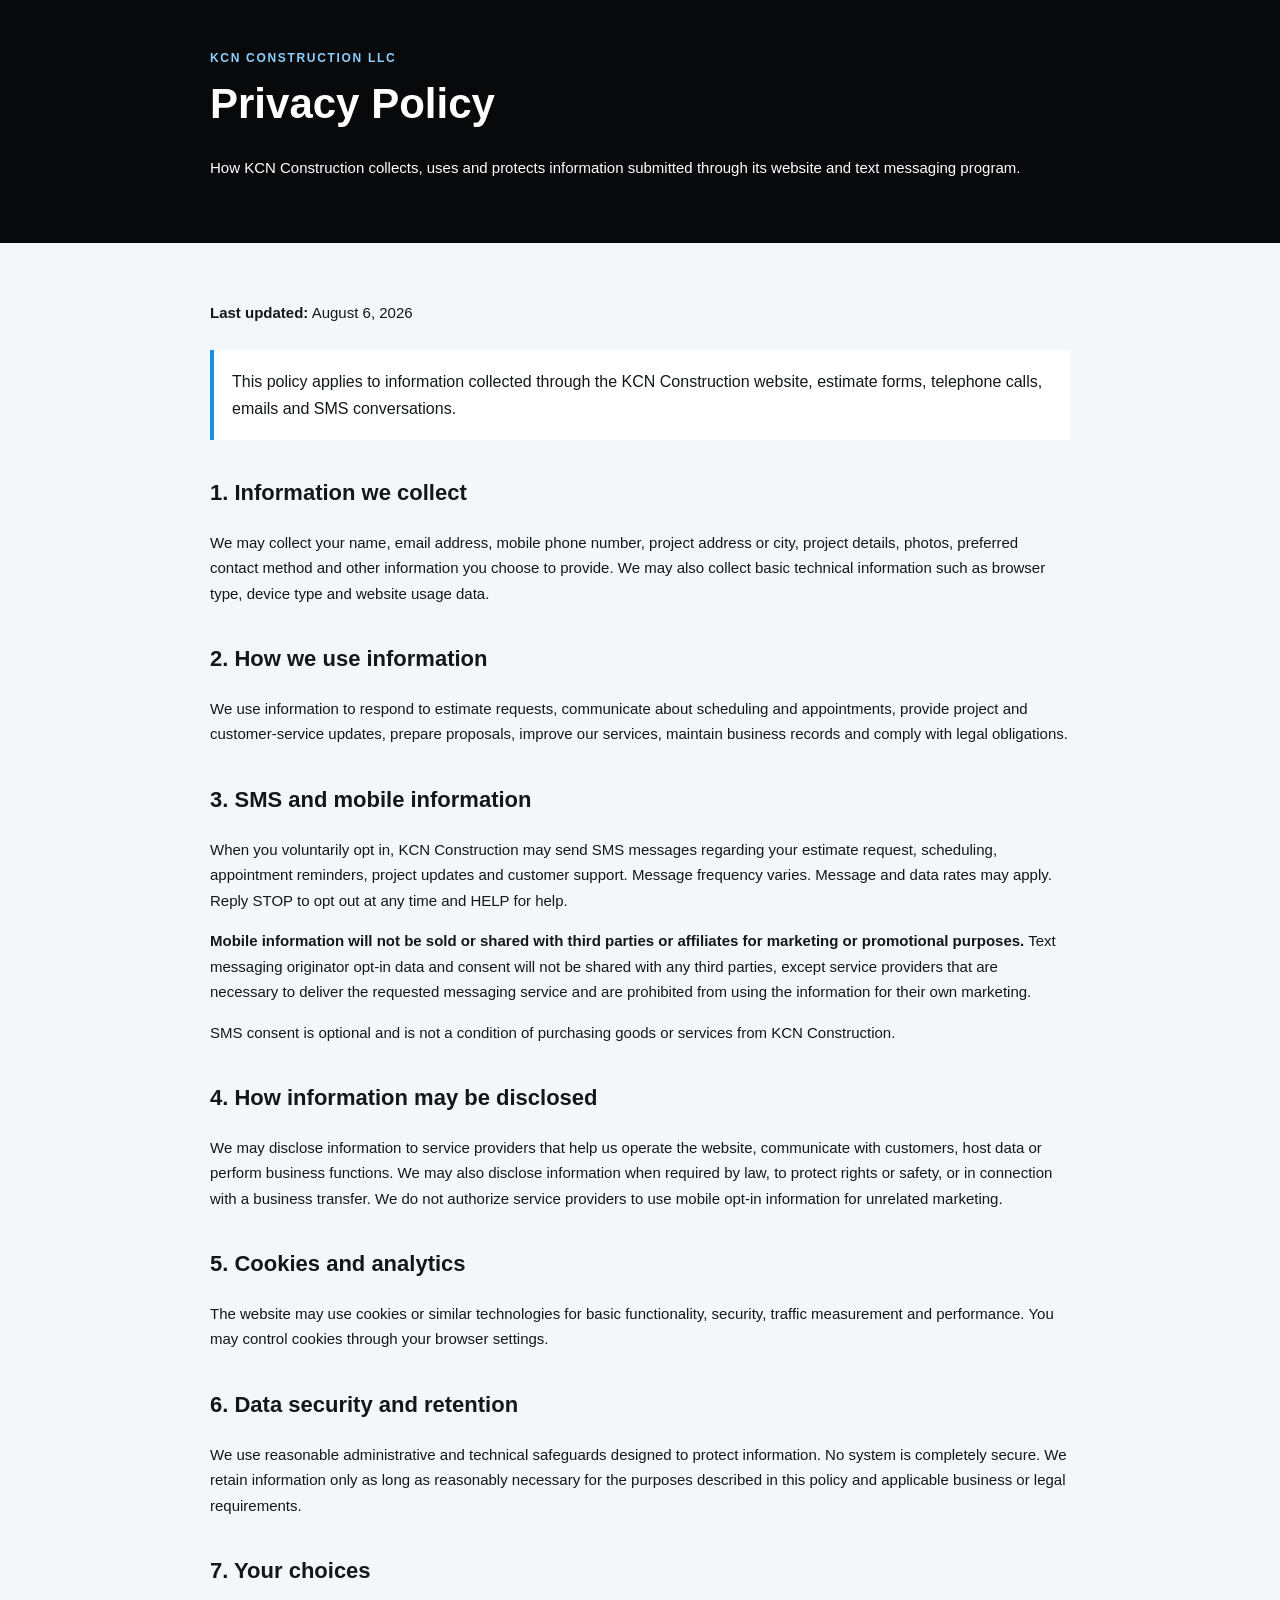
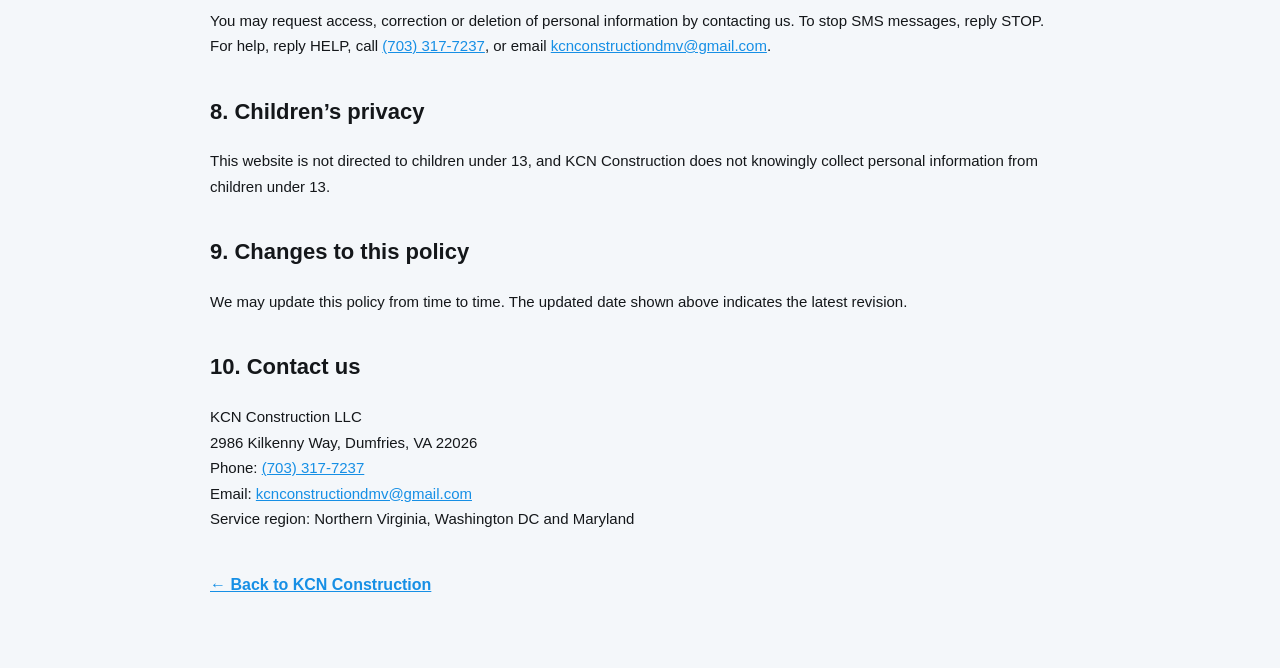
<file: kcn-construction/privacy/index.html>
<!doctype html><html lang="en"><head><meta charset="utf-8"><meta name="viewport" content="width=device-width,initial-scale=1"><title>KCN Construction Privacy Policy</title><meta name="description" content="KCN Construction LLC Privacy Policy and SMS data practices."><style>body{margin:0;background:#f4f7fa;color:#14171a;font-family:Arial,sans-serif;line-height:1.7}header{background:#08090b;color:#fff;padding:48px 24px}main{max-width:860px;margin:0 auto;padding:42px 24px 70px}h1{margin:0 0 8px;font-size:42px}h2{margin-top:34px;font-size:22px}a{color:#168fe5}p{font-size:15px}.notice{padding:18px;border-left:4px solid #168fe5;background:#fff;margin:24px 0}.back{display:inline-block;margin-top:24px;font-weight:700}</style></head><body><header><div style="max-width:860px;margin:auto"><div style="color:#8ccfff;font-weight:700;text-transform:uppercase;letter-spacing:.14em;font-size:12px">KCN Construction LLC</div><h1>Privacy Policy</h1><p>How KCN Construction collects, uses and protects information submitted through its website and text messaging program.</p></div></header><main><p><strong>Last updated:</strong> August 6, 2026</p><div class="notice">This policy applies to information collected through the KCN Construction website, estimate forms, telephone calls, emails and SMS conversations.</div><h2>1. Information we collect</h2><p>We may collect your name, email address, mobile phone number, project address or city, project details, photos, preferred contact method and other information you choose to provide. We may also collect basic technical information such as browser type, device type and website usage data.</p><h2>2. How we use information</h2><p>We use information to respond to estimate requests, communicate about scheduling and appointments, provide project and customer-service updates, prepare proposals, improve our services, maintain business records and comply with legal obligations.</p><h2>3. SMS and mobile information</h2><p>When you voluntarily opt in, KCN Construction may send SMS messages regarding your estimate request, scheduling, appointment reminders, project updates and customer support. Message frequency varies. Message and data rates may apply. Reply STOP to opt out at any time and HELP for help.</p><p><strong>Mobile information will not be sold or shared with third parties or affiliates for marketing or promotional purposes.</strong> Text messaging originator opt-in data and consent will not be shared with any third parties, except service providers that are necessary to deliver the requested messaging service and are prohibited from using the information for their own marketing.</p><p>SMS consent is optional and is not a condition of purchasing goods or services from KCN Construction.</p><h2>4. How information may be disclosed</h2><p>We may disclose information to service providers that help us operate the website, communicate with customers, host data or perform business functions. We may also disclose information when required by law, to protect rights or safety, or in connection with a business transfer. We do not authorize service providers to use mobile opt-in information for unrelated marketing.</p><h2>5. Cookies and analytics</h2><p>The website may use cookies or similar technologies for basic functionality, security, traffic measurement and performance. You may control cookies through your browser settings.</p><h2>6. Data security and retention</h2><p>We use reasonable administrative and technical safeguards designed to protect information. No system is completely secure. We retain information only as long as reasonably necessary for the purposes described in this policy and applicable business or legal requirements.</p><h2>7. Your choices</h2><p>You may request access, correction or deletion of personal information by contacting us. To stop SMS messages, reply STOP. For help, reply HELP, call <a href="tel:+17033177237">(703) 317-7237</a>, or email <a href="mailto:kcnconstructiondmv@gmail.com">kcnconstructiondmv@gmail.com</a>.</p><h2>8. Children’s privacy</h2><p>This website is not directed to children under 13, and KCN Construction does not knowingly collect personal information from children under 13.</p><h2>9. Changes to this policy</h2><p>We may update this policy from time to time. The updated date shown above indicates the latest revision.</p><h2>10. Contact us</h2><p>KCN Construction LLC<br>2986 Kilkenny Way, Dumfries, VA 22026<br>Phone: <a href="tel:+17033177237">(703) 317-7237</a><br>Email: <a href="mailto:kcnconstructiondmv@gmail.com">kcnconstructiondmv@gmail.com</a><br>Service region: Northern Virginia, Washington DC and Maryland</p><a class="back" href="/">← Back to KCN Construction</a></main></body></html>
</file>
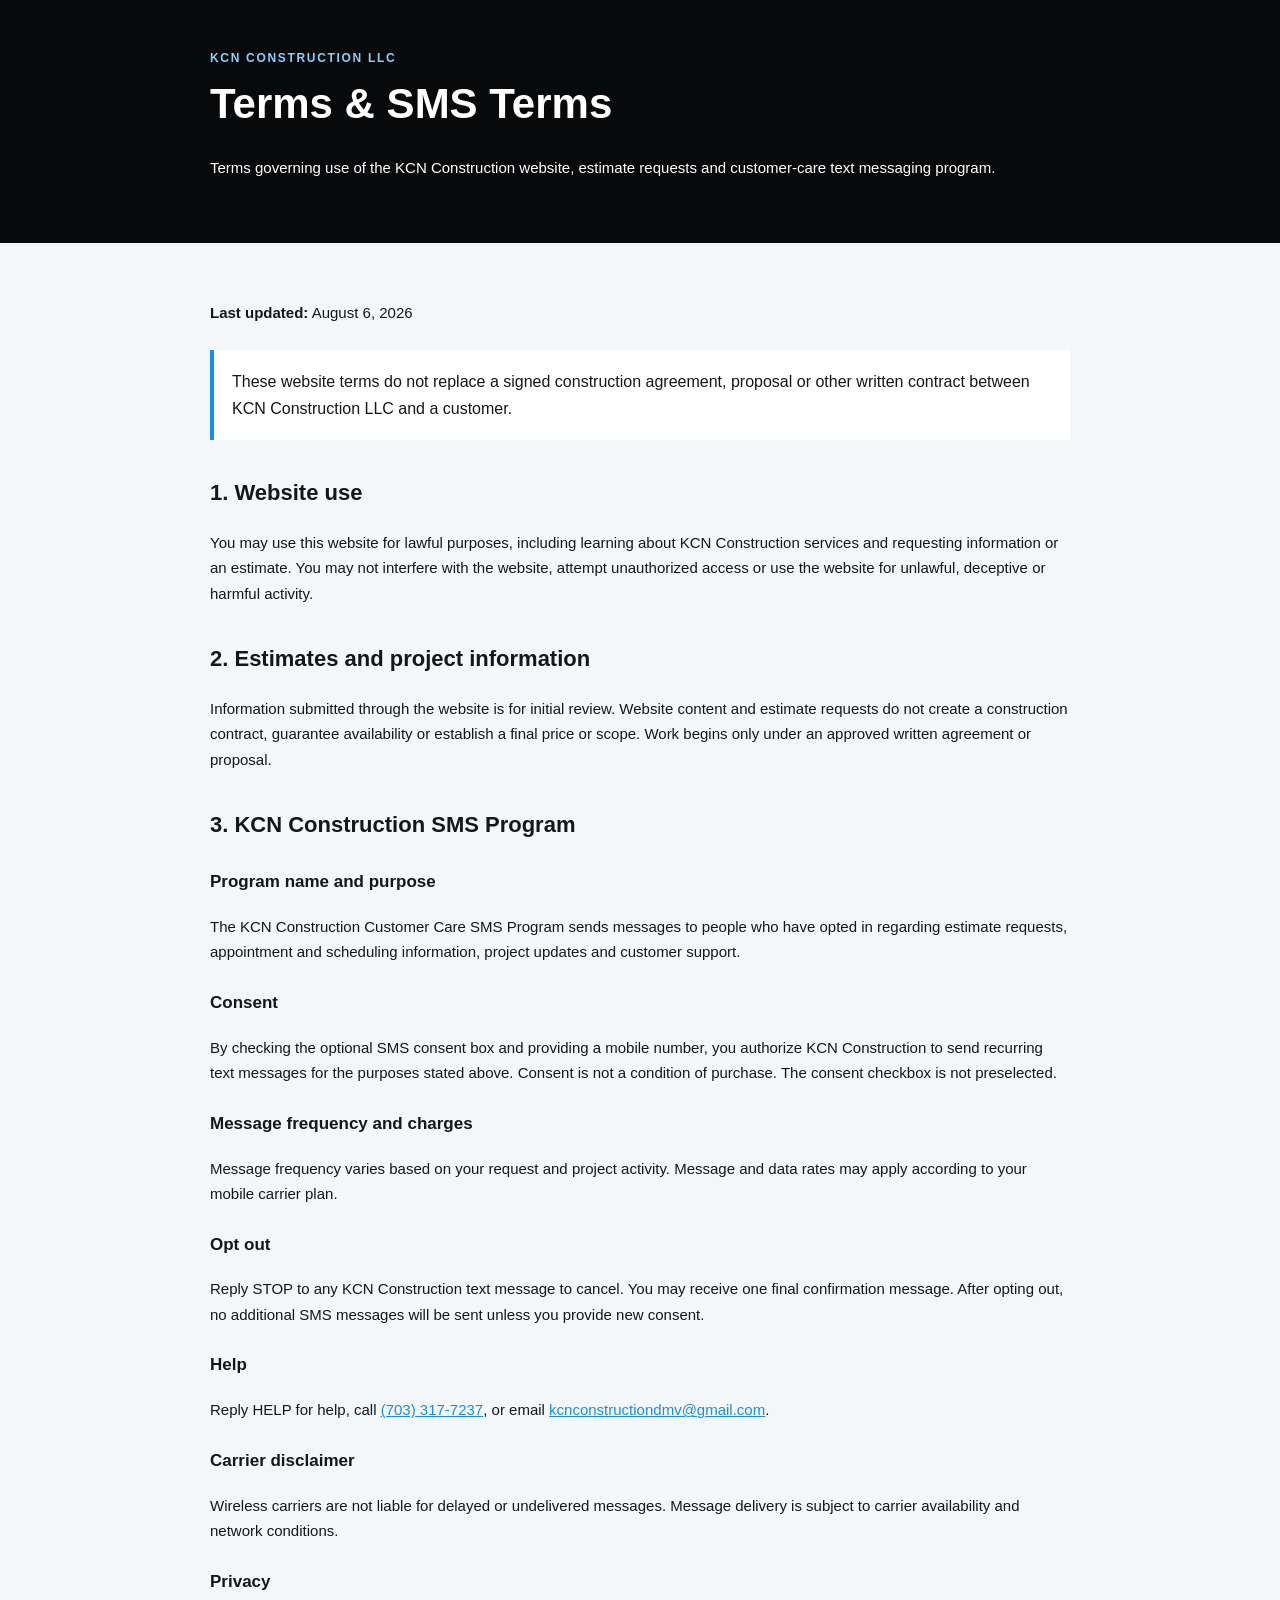
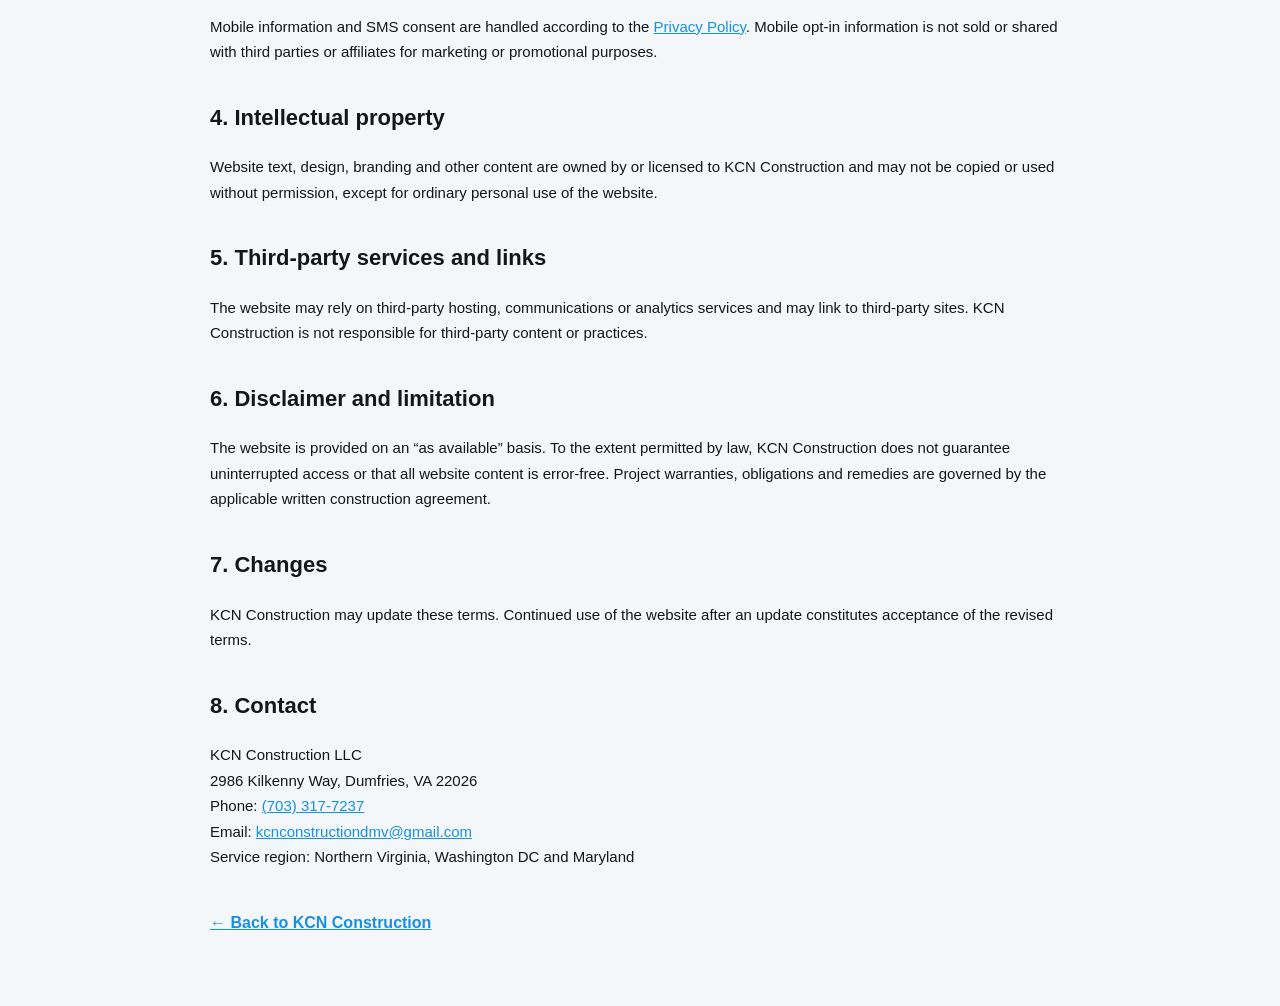
<file: kcn-construction/terms/index.html>
<!doctype html><html lang="en"><head><meta charset="utf-8"><meta name="viewport" content="width=device-width,initial-scale=1"><title>KCN Construction Terms & SMS Terms</title><meta name="description" content="KCN Construction LLC website terms and SMS program terms."><style>body{margin:0;background:#f4f7fa;color:#14171a;font-family:Arial,sans-serif;line-height:1.7}header{background:#08090b;color:#fff;padding:48px 24px}main{max-width:860px;margin:0 auto;padding:42px 24px 70px}h1{margin:0 0 8px;font-size:42px}h2{margin-top:34px;font-size:22px}h3{margin-top:24px;font-size:17px}a{color:#168fe5}p{font-size:15px}.notice{padding:18px;border-left:4px solid #168fe5;background:#fff;margin:24px 0}.back{display:inline-block;margin-top:24px;font-weight:700}</style></head><body><header><div style="max-width:860px;margin:auto"><div style="color:#8ccfff;font-weight:700;text-transform:uppercase;letter-spacing:.14em;font-size:12px">KCN Construction LLC</div><h1>Terms & SMS Terms</h1><p>Terms governing use of the KCN Construction website, estimate requests and customer-care text messaging program.</p></div></header><main><p><strong>Last updated:</strong> August 6, 2026</p><div class="notice">These website terms do not replace a signed construction agreement, proposal or other written contract between KCN Construction LLC and a customer.</div><h2>1. Website use</h2><p>You may use this website for lawful purposes, including learning about KCN Construction services and requesting information or an estimate. You may not interfere with the website, attempt unauthorized access or use the website for unlawful, deceptive or harmful activity.</p><h2>2. Estimates and project information</h2><p>Information submitted through the website is for initial review. Website content and estimate requests do not create a construction contract, guarantee availability or establish a final price or scope. Work begins only under an approved written agreement or proposal.</p><h2>3. KCN Construction SMS Program</h2><h3>Program name and purpose</h3><p>The KCN Construction Customer Care SMS Program sends messages to people who have opted in regarding estimate requests, appointment and scheduling information, project updates and customer support.</p><h3>Consent</h3><p>By checking the optional SMS consent box and providing a mobile number, you authorize KCN Construction to send recurring text messages for the purposes stated above. Consent is not a condition of purchase. The consent checkbox is not preselected.</p><h3>Message frequency and charges</h3><p>Message frequency varies based on your request and project activity. Message and data rates may apply according to your mobile carrier plan.</p><h3>Opt out</h3><p>Reply STOP to any KCN Construction text message to cancel. You may receive one final confirmation message. After opting out, no additional SMS messages will be sent unless you provide new consent.</p><h3>Help</h3><p>Reply HELP for help, call <a href="tel:+17033177237">(703) 317-7237</a>, or email <a href="mailto:kcnconstructiondmv@gmail.com">kcnconstructiondmv@gmail.com</a>.</p><h3>Carrier disclaimer</h3><p>Wireless carriers are not liable for delayed or undelivered messages. Message delivery is subject to carrier availability and network conditions.</p><h3>Privacy</h3><p>Mobile information and SMS consent are handled according to the <a href="/privacy">Privacy Policy</a>. Mobile opt-in information is not sold or shared with third parties or affiliates for marketing or promotional purposes.</p><h2>4. Intellectual property</h2><p>Website text, design, branding and other content are owned by or licensed to KCN Construction and may not be copied or used without permission, except for ordinary personal use of the website.</p><h2>5. Third-party services and links</h2><p>The website may rely on third-party hosting, communications or analytics services and may link to third-party sites. KCN Construction is not responsible for third-party content or practices.</p><h2>6. Disclaimer and limitation</h2><p>The website is provided on an “as available” basis. To the extent permitted by law, KCN Construction does not guarantee uninterrupted access or that all website content is error-free. Project warranties, obligations and remedies are governed by the applicable written construction agreement.</p><h2>7. Changes</h2><p>KCN Construction may update these terms. Continued use of the website after an update constitutes acceptance of the revised terms.</p><h2>8. Contact</h2><p>KCN Construction LLC<br>2986 Kilkenny Way, Dumfries, VA 22026<br>Phone: <a href="tel:+17033177237">(703) 317-7237</a><br>Email: <a href="mailto:kcnconstructiondmv@gmail.com">kcnconstructiondmv@gmail.com</a><br>Service region: Northern Virginia, Washington DC and Maryland</p><a class="back" href="/">← Back to KCN Construction</a></main></body></html>
</file>
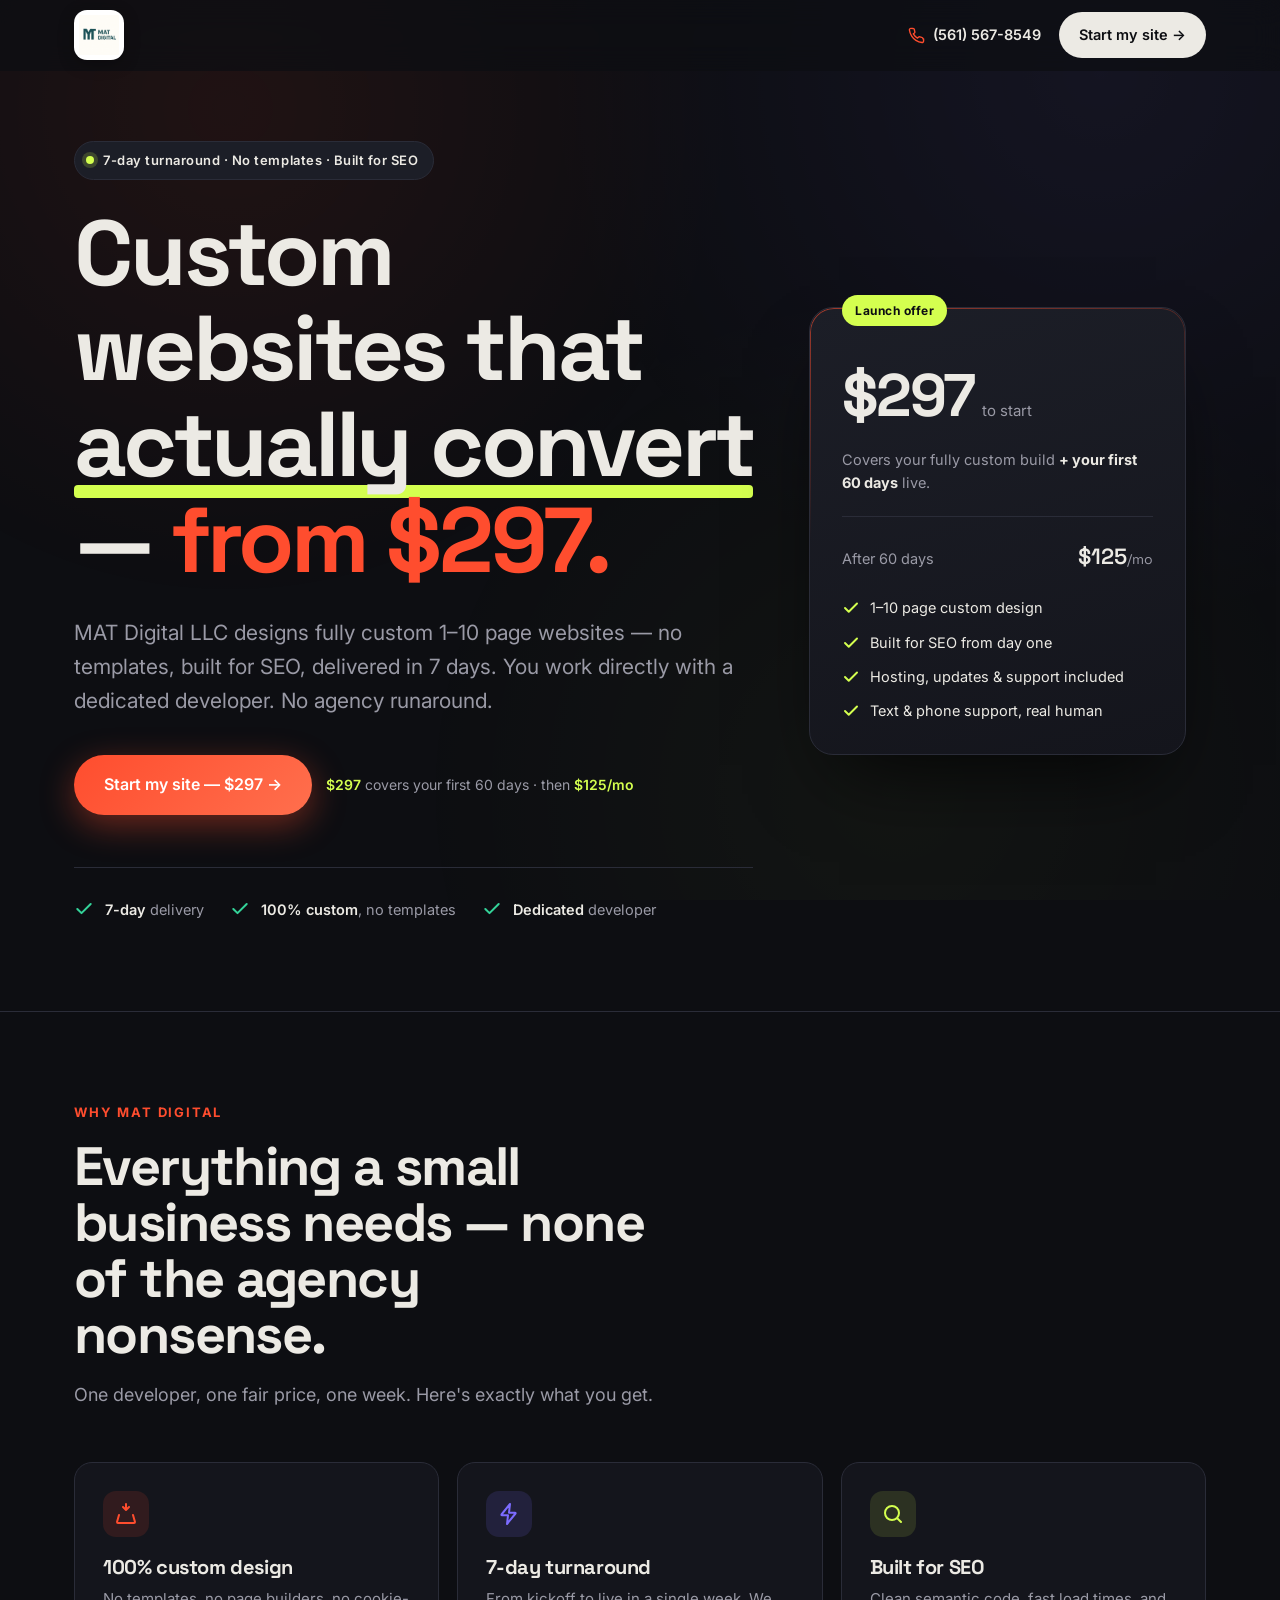
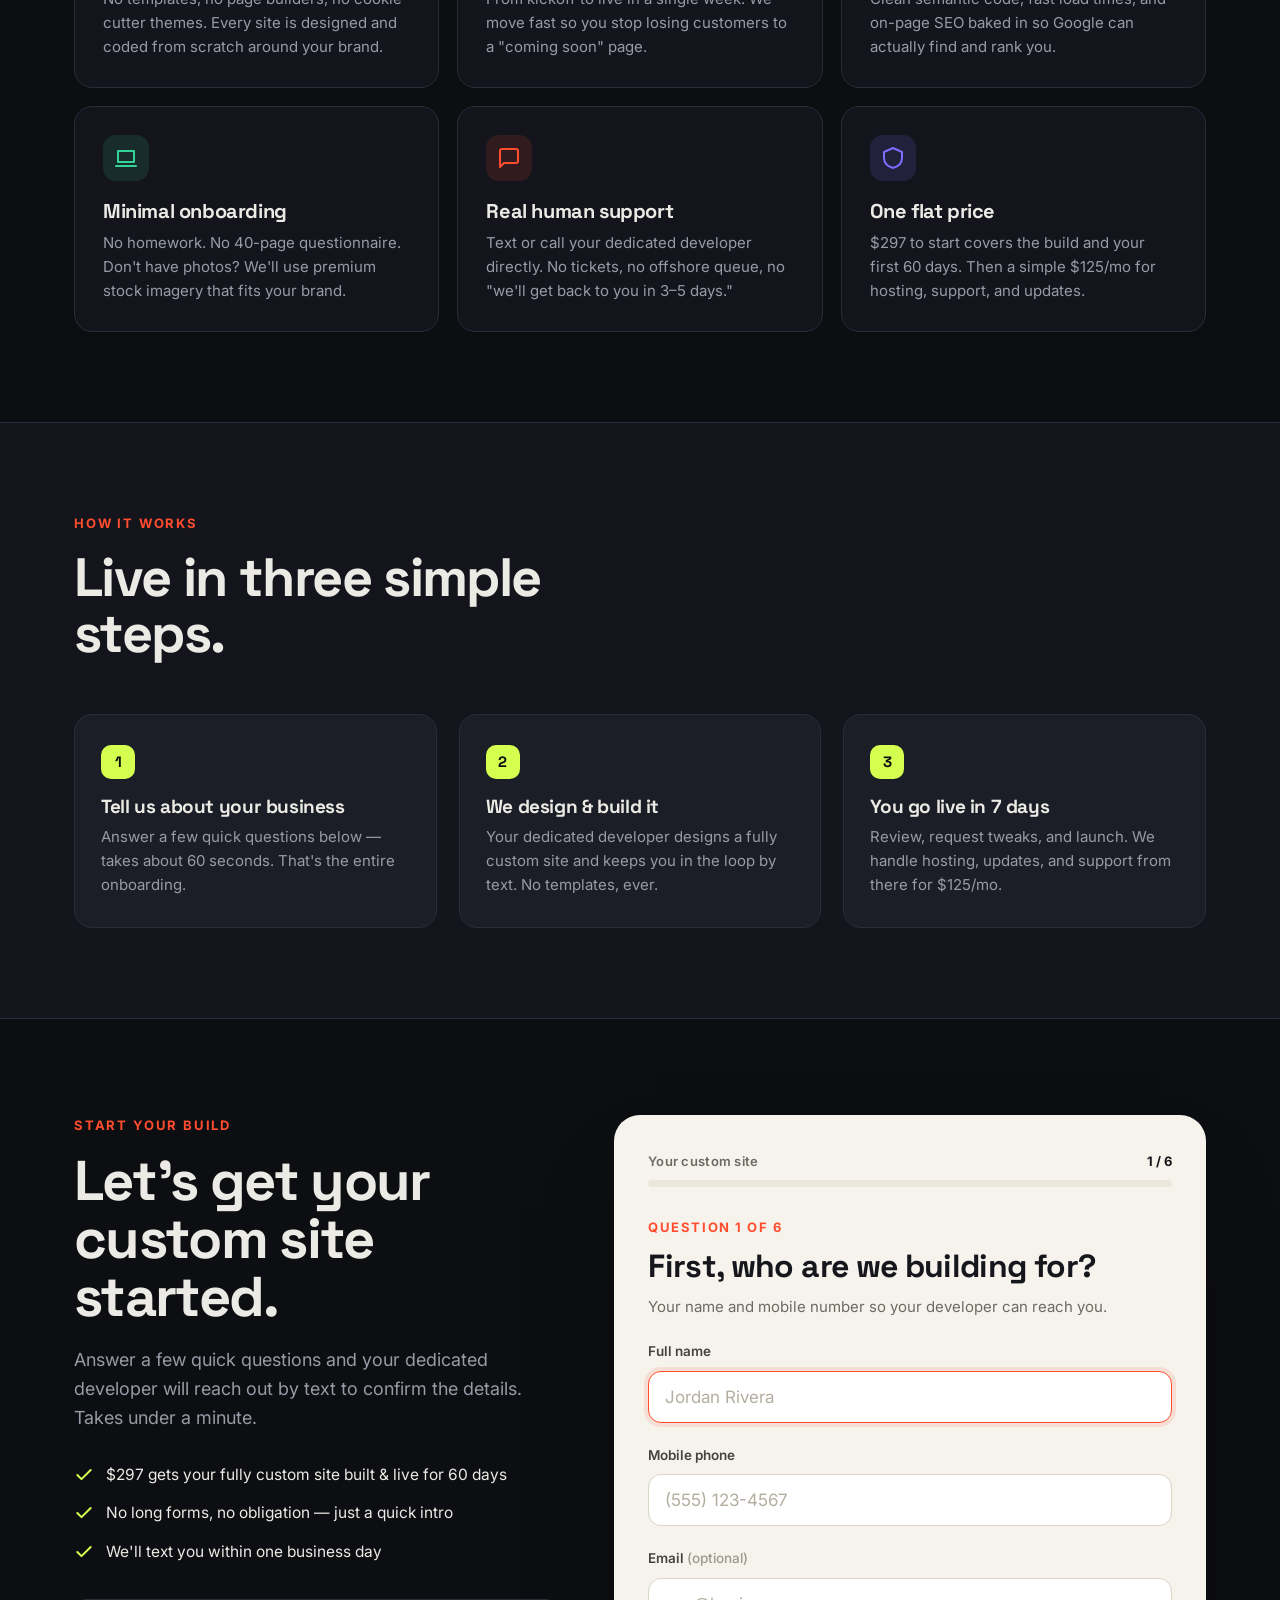
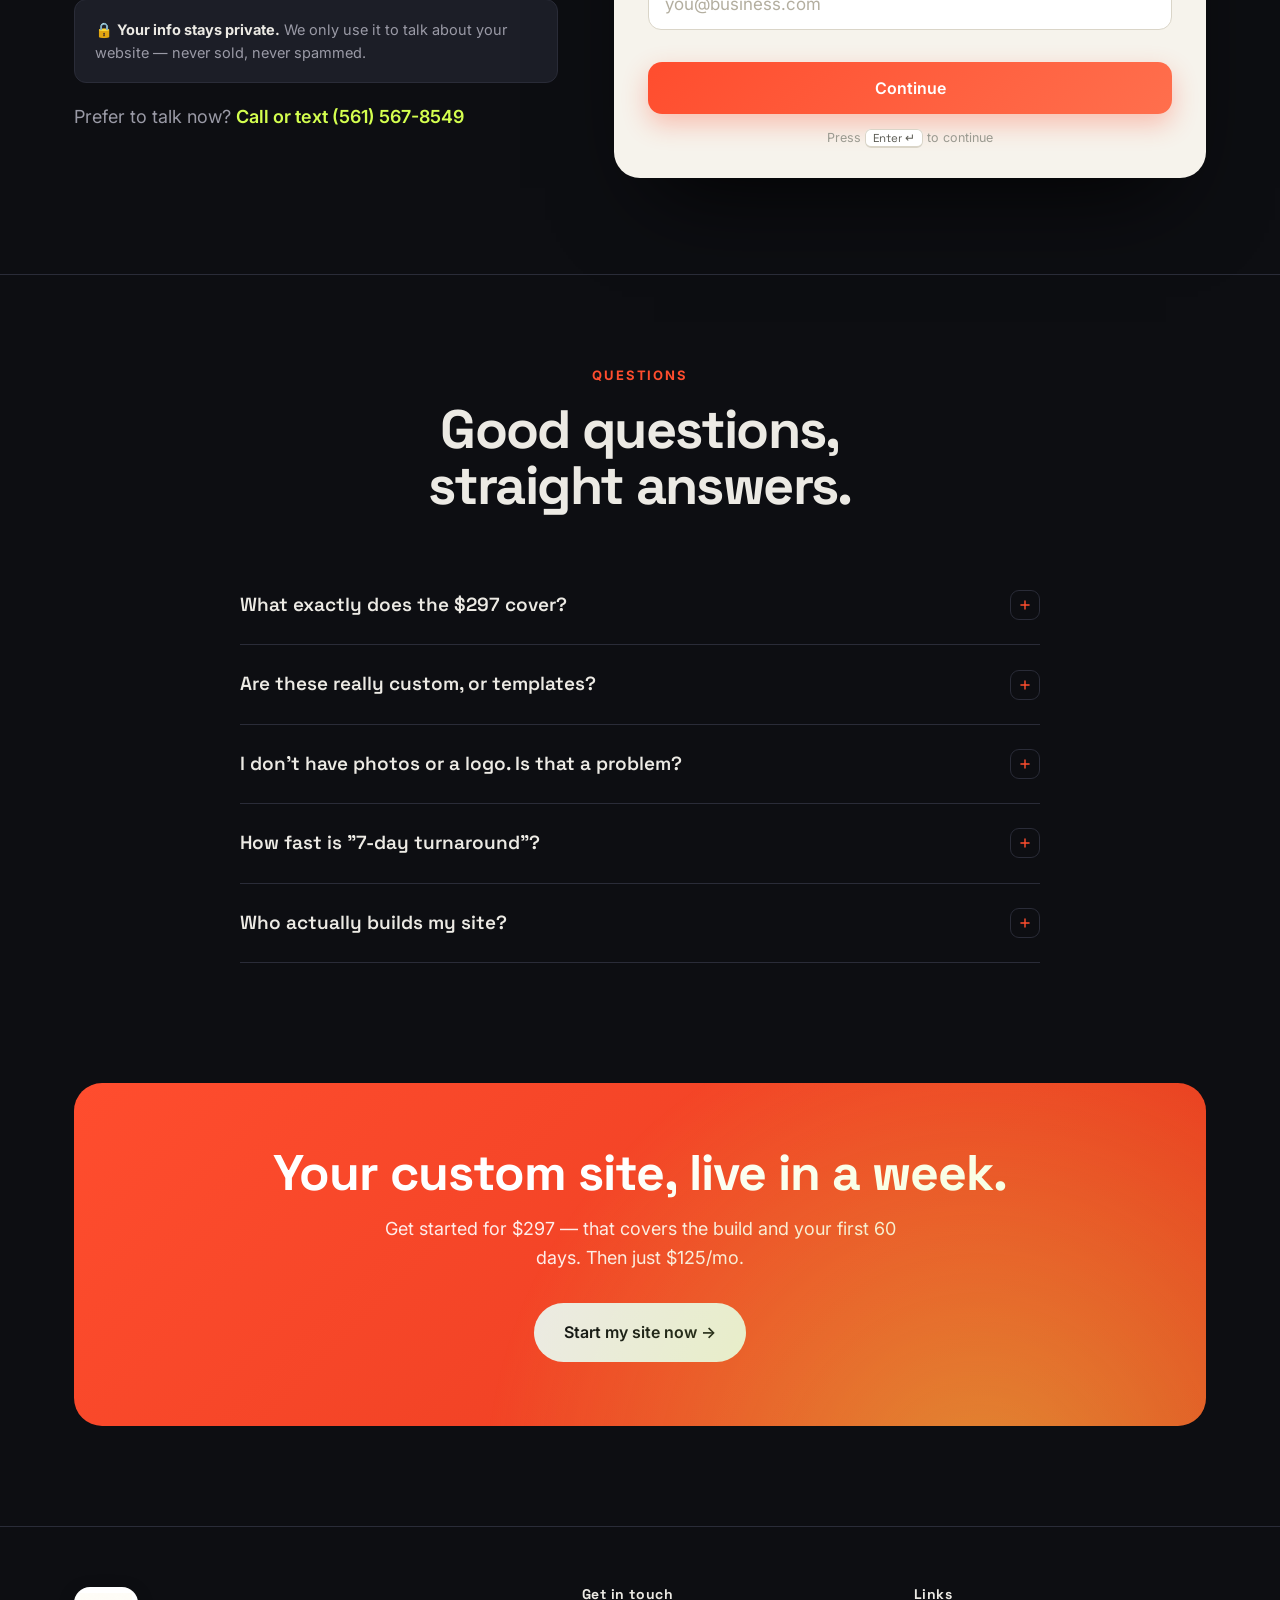
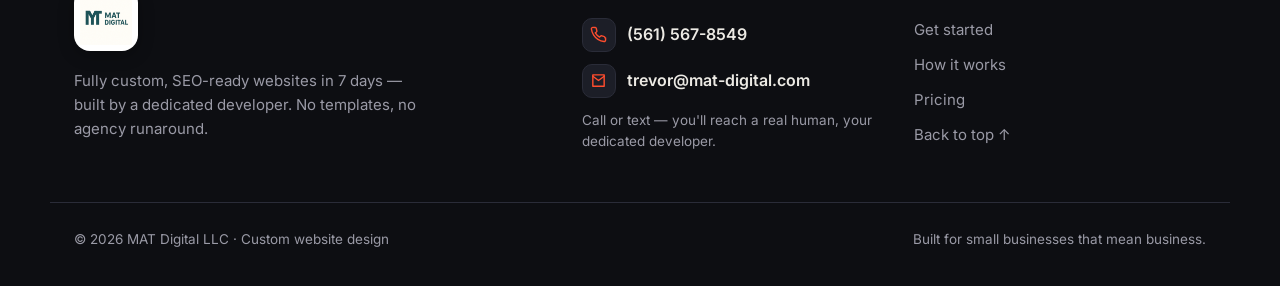
<file: roman-illusion-services/index-v2.html>
<!doctype html><html lang="en"><head><meta charset="utf-8"><meta name="viewport" content="width=device-width,initial-scale=1"><meta http-equiv="refresh" content="0;url=/"><title>Roman Illusion Painting</title><link rel="canonical" href="/"></head><body><p><a href="/">Continue to Roman Illusion Painting</a></p><script>location.replace('/');</script></body></html>
</file>
<file: kcn-construction/styles.css>
:root{--ink:#10120f;--ink2:#1a1e18;--paper:#f5f2ea;--white:#fff;--sand:#b88f54;--sand2:#d9c5a2;--sage:#63705d;--muted:#6d7169;--line:#dcd7cd;--radius:22px;--shadow:0 24px 70px rgba(15,18,14,.14);--max:1180px}*{box-sizing:border-box}html{scroll-behavior:smooth}body{margin:0;background:var(--paper);color:var(--ink);font-family:'DM Sans',sans-serif;line-height:1.6}a{color:inherit;text-decoration:none}img{display:block;max-width:100%}button,input,select,textarea{font:inherit}h1,h2,h3{font-family:'Manrope',sans-serif;line-height:1.04;letter-spacing:-.045em;margin:0}.container{width:min(var(--max),calc(100% - 40px));margin:auto}.top{background:var(--ink);color:#d1d4ce;font-size:12px}.topin{height:38px;display:flex;align-items:center;justify-content:space-between}.top a{color:#fff;margin-left:18px}.header{position:sticky;top:0;z-index:50;background:rgba(245,242,234,.94);backdrop-filter:blur(15px);border-bottom:1px solid rgba(16,18,15,.09)}.headin{height:82px;display:flex;align-items:center;justify-content:space-between;gap:25px}.brand{display:flex;align-items:center;gap:12px}.mark{width:52px;height:52px;border-radius:50%;display:grid;place-items:center;background:var(--ink);color:var(--sand2);font-family:Manrope;font-weight:800;letter-spacing:2px}.brand strong{display:block;font-family:Manrope}.brand small{display:block;font-size:9px;letter-spacing:5px;color:var(--muted)}.nav{display:flex;align-items:center;gap:22px;font-size:14px;font-weight:700}.nav a{padding:12px 0}.drop{position:relative}.drop button{border:0;background:transparent;padding:12px 0;font-weight:700;cursor:pointer}.drop button:after{content:'⌄';margin-left:5px}.menu{position:absolute;top:46px;left:50%;transform:translate(-50%,8px);width:340px;background:#fff;padding:12px;border-radius:16px;box-shadow:var(--shadow);display:grid;grid-template-columns:1fr 1fr;gap:4px;opacity:0;visibility:hidden;transition:.2s}.drop:hover .menu,.drop.open .menu{opacity:1;visibility:visible;transform:translate(-50%,0)}.menu a{padding:11px;border-radius:10px;font-size:13px}.menu a:hover{background:var(--paper)}.hamb{display:none;border:0;background:transparent}.hamb span{display:block;width:27px;height:2px;background:var(--ink);margin:5px}.btn{display:inline-flex;align-items:center;justify-content:center;min-height:52px;padding:0 24px;border-radius:999px;background:var(--sand);font-weight:800;border:0;cursor:pointer}.btn.dark{background:var(--ink);color:#fff}.btn.outline{background:transparent;color:inherit;border:1px solid currentColor}.hero{min-height:720px;position:relative;display:flex;align-items:center;color:#fff;background:#111;overflow:hidden}.hero.small{min-height:545px}.heroimg{position:absolute;inset:0;background-size:cover;background-position:center}.hero:after{content:'';position:absolute;inset:0;background:linear-gradient(90deg,rgba(7,9,7,.94),rgba(7,9,7,.72) 58%,rgba(7,9,7,.25))}.heroin{position:relative;z-index:2;padding:90px 0;max-width:790px}.crumb{display:flex;gap:8px;font-size:12px;color:#d5d8d2;margin-bottom:20px}.eyebrow{display:flex;align-items:center;gap:10px;color:var(--sage);font-size:11px;font-weight:800;letter-spacing:2px;text-transform:uppercase;margin-bottom:18px}.eyebrow:before{content:'';width:32px;height:2px;background:currentColor}.eyebrow.light{color:var(--sand2)}.hero h1{font-size:clamp(54px,7vw,98px);margin-bottom:24px}.hero.small h1{font-size:clamp(48px,6vw,80px)}.hero h1 em{font-style:normal;color:var(--sand2)}.lead{font-size:19px;color:#d8dcd5;max-width:690px}.actions{display:flex;flex-wrap:wrap;gap:12px;margin-top:30px}.proof{display:grid;grid-template-columns:repeat(3,1fr);gap:24px;border-top:1px solid #ffffff42;margin-top:58px;padding-top:27px}.proof strong{display:block;color:var(--sand2);font-size:27px}.proof span{display:block;font-size:12px;color:#ced1cb}.section{padding:105px 0}.white{background:#fff}.darksec{background:var(--ink);color:#fff}.sagesec{background:var(--sage);color:#fff}.heading{display:grid;grid-template-columns:1.1fr .9fr;gap:75px;align-items:end;margin-bottom:48px}.heading h2,.big{font-size:clamp(40px,4.7vw,67px)}.heading>p{color:var(--muted);font-size:17px}.darksec .heading>p{color:#b9bdb6}.trust{background:#fff}.trustgrid{display:grid;grid-template-columns:repeat(3,1fr)}.trustgrid article{padding:30px;border-right:1px solid var(--line)}.trustgrid article:last-child{border:0}.trustgrid span{color:var(--sand);font-size:12px;font-weight:800}.trustgrid strong{display:block;font-family:Manrope;font-size:18px;margin:8px 0}.trustgrid p{margin:0;color:var(--muted);font-size:13px}.cards{display:grid;grid-template-columns:repeat(4,1fr)}.card{position:relative;min-height:318px;padding:29px;border:1px solid var(--line);margin:-1px 0 0 -1px;transition:.2s}.card:hover{background:#fff;transform:translateY(-4px);box-shadow:var(--shadow);z-index:2}.card.featured{background:var(--ink);color:#fff}.num{color:var(--sand);font-size:12px;font-weight:800}.card h3{font-size:24px;margin:56px 0 13px}.card p{font-size:14px;color:var(--muted)}.card.featured p{color:#bec2bb}.more{position:absolute;bottom:26px;left:29px;font-size:13px;font-weight:800}.projects{display:grid;grid-template-columns:1.25fr .75fr;grid-auto-rows:305px;gap:18px}.project{position:relative;overflow:hidden;border-radius:var(--radius)}.project.wide{grid-column:1}.project.tall{grid-row:span 2}.project img{width:100%;height:100%;object-fit:cover;transition:.5s}.project:hover img{transform:scale(1.035)}.project:after{content:'';position:absolute;inset:0;background:linear-gradient(transparent 40%,rgba(7,9,7,.86))}.plabel{position:absolute;z-index:2;left:25px;bottom:22px;color:#fff}.plabel span{display:block;font-size:11px;letter-spacing:1.5px;color:var(--sand2);text-transform:uppercase}.plabel strong{font-family:Manrope;font-size:23px}.aboutgrid,.introgrid,.contactgrid,.feature{display:grid;grid-template-columns:1fr 1fr;gap:80px;align-items:center}.aboutimg{position:relative}.aboutimg img{width:100%;height:570px;object-fit:cover;border-radius:var(--radius)}.badge{position:absolute;right:-25px;bottom:35px;width:165px;height:165px;border-radius:50%;background:var(--sand);display:grid;place-content:center;text-align:center}.badge strong{font:800 46px Manrope}.aboutcopy h2{font-size:clamp(40px,4.7vw,67px);margin-bottom:25px}.aboutcopy p,.introcopy{color:var(--muted)}.checks{display:grid;grid-template-columns:1fr 1fr;gap:11px;margin:25px 0}.checks span{color:var(--sage);font-weight:800;margin-right:7px}.process{display:grid;grid-template-columns:repeat(4,1fr);gap:18px}.step{padding:28px;border:1px solid rgba(16,18,15,.15);border-radius:17px}.darksec .step{border-color:#ffffff2f}.step>span{display:block;color:var(--sand);font-weight:800;margin-bottom:42px}.step h3{font-size:22px;margin-bottom:12px}.step p{color:var(--muted);font-size:14px;margin:0}.darksec .step p{color:#b9bdb6}.imgcards{display:grid;grid-template-columns:repeat(2,1fr);gap:18px}.imgcard{position:relative;height:420px;border-radius:var(--radius);overflow:hidden;color:#fff}.imgcard img{width:100%;height:100%;object-fit:cover}.imgcard:after{content:'';position:absolute;inset:0;background:linear-gradient(transparent 35%,rgba(7,9,7,.88))}.imgtxt{position:absolute;z-index:2;left:28px;right:28px;bottom:25px}.imgtxt h3{font-size:30px;margin:5px 0}.imgtxt p{margin:0;color:#d5d8d2}.included{display:grid;grid-template-columns:repeat(3,1fr);gap:17px;margin-top:42px}.inc{padding:28px;background:#fff;border:1px solid var(--line);border-radius:17px}.inc h3{font-size:20px;margin-bottom:9px}.inc p{color:var(--muted);font-size:14px;margin:0}.feature{background:var(--ink);color:#fff;border-radius:var(--radius);overflow:hidden;gap:0}.feature img{width:100%;height:100%;min-height:560px;object-fit:cover}.featurecopy{padding:55px}.featurecopy h2{font-size:clamp(40px,4.5vw,61px);margin-bottom:23px}.featurecopy p{color:#c2c6be}.featurelist{display:grid;gap:13px;margin:27px 0 33px}.featurelist div{display:flex;gap:12px}.featurelist b{width:28px;height:28px;border-radius:50%;background:var(--sand);color:var(--ink);display:grid;place-items:center;flex:0 0 28px}.featurelist strong{display:block}.featurelist small{display:block;color:#acb0a9}.faq{display:grid;gap:12px;max-width:880px;margin:auto}.faq details{background:#fff;border:1px solid var(--line);border-radius:15px;padding:21px 23px}.faq summary{cursor:pointer;font:800 18px Manrope}.faq p{color:var(--muted);margin:14px 0 0}.areas{display:grid;grid-template-columns:repeat(3,1fr);gap:18px}.area{padding:34px;border:1px solid #ffffff44;border-radius:18px}.state{font:800 46px Manrope;color:var(--sand2)}.area h3{font-size:25px;margin:22px 0 10px}.area p{color:#d5d8d2}.quotes{display:grid;grid-template-columns:repeat(3,1fr);gap:18px}.quote{padding:31px;background:#fff;border:1px solid var(--line);border-radius:18px}.quote .q{font-size:55px;color:var(--sand);line-height:.8}.quote footer{font-weight:800;color:var(--sage)}.contactcopy h2{font-size:clamp(42px,5vw,68px);margin-bottom:22px}.contactcopy>p{color:var(--muted)}.method{display:flex;justify-content:space-between;gap:20px;padding:17px 0;border-bottom:1px solid var(--line)}.method span{color:var(--muted)}.form{background:var(--paper);padding:38px;border-radius:var(--radius)}.form h3{font-size:31px;margin-bottom:24px}.row{display:grid;grid-template-columns:1fr 1fr;gap:13px}.form input,.form select,.form textarea{width:100%;padding:14px;border:1px solid #cbc6bb;border-radius:9px;background:#fff;margin-bottom:13px}.form .btn{width:100%}.form small{display:block;color:var(--muted);margin-top:11px}.cta{background:var(--sand);padding:68px 0}.ctain{display:flex;align-items:center;justify-content:space-between;gap:40px}.ctain h2{font-size:clamp(35px,4vw,57px);max-width:780px}.footer{background:var(--ink);color:#b9bdb6;padding:68px 0 25px}.footgrid{display:grid;grid-template-columns:1.1fr .75fr .75fr 1fr;gap:45px;padding-bottom:45px}.ftitle{color:#fff;font:800 16px Manrope;margin-bottom:16px}.flinks{display:grid;gap:9px}.fbottom{display:flex;justify-content:space-between;border-top:1px solid #ffffff24;padding-top:22px;font-size:12px}.mobilecta{display:none}.notice{font-size:12px;color:var(--muted);margin-top:11px}.fade{animation:fade .35s ease}@keyframes fade{from{opacity:.4;transform:translateY(8px)}to{opacity:1;transform:none}}@media(max-width:980px){.nav{gap:12px}.nav>a:not(.btn),.drop{display:none}.cards{grid-template-columns:repeat(2,1fr)}.process{grid-template-columns:repeat(2,1fr)}.footgrid{grid-template-columns:1fr 1fr}}@media(max-width:760px){body{padding-bottom:66px}.top{display:none}.headin{height:70px}.mark{width:44px;height:44px}.hamb{display:block}.nav{display:none;position:fixed;top:70px;left:0;right:0;height:calc(100vh - 70px);background:var(--paper);padding:25px 21px;flex-direction:column;align-items:stretch;overflow:auto}.nav.open{display:flex}.nav>a:not(.btn),.drop{display:block}.nav>a,.drop button{width:100%;font-size:17px;text-align:left;padding:12px 0}.menu{position:static;width:100%;display:none;opacity:1;visibility:visible;transform:none;box-shadow:none;grid-template-columns:1fr;margin-top:7px}.drop.open .menu{display:grid}.hero{min-height:700px}.hero.small{min-height:560px}.heroin{padding:75px 0}.hero h1{font-size:51px}.lead{font-size:16px}.actions{flex-direction:column}.actions .btn{width:100%}.proof{grid-template-columns:1fr;gap:10px;margin-top:40px}.proof div{display:flex;gap:13px;align-items:center}.proof strong{min-width:55px}.section{padding:76px 0}.heading,.aboutgrid,.introgrid,.contactgrid,.feature{grid-template-columns:1fr;gap:34px}.trustgrid,.quotes,.areas,.cards,.included,.imgcards{grid-template-columns:1fr}.trustgrid article{border-right:0;border-bottom:1px solid var(--line)}.card{min-height:270px}.projects{grid-template-columns:1fr;grid-auto-rows:270px}.project.wide{grid-column:auto}.project.tall{grid-row:auto;height:390px}.aboutimg img{height:420px}.badge{right:0;width:140px;height:140px}.checks{grid-template-columns:1fr}.process{grid-template-columns:1fr}.feature img{min-height:340px}.featurecopy{padding:32px 23px}.row{grid-template-columns:1fr}.form{padding:26px 19px}.ctain{display:block}.ctain .btn{margin-top:22px}.footgrid{grid-template-columns:1fr}.fbottom{flex-direction:column;gap:10px}.mobilecta{display:grid;grid-template-columns:1fr 1fr;gap:8px;position:fixed;bottom:0;left:0;right:0;background:#fff;padding:8px;z-index:80;box-shadow:0 -8px 30px rgba(0,0,0,.12)}.mobilecta a{min-height:49px;border-radius:999px;display:grid;place-items:center;background:var(--ink);color:#fff;font-weight:800}.mobilecta a:last-child{background:var(--sand);color:var(--ink)}}
</file>
<file: kcn-construction/brand.css>
:root{--sand:#168fe5;--sand2:#8ccfff;--sage:#176fa8;--paper:#f4f7fa;--line:#d8e1e9}.top,.darksec,.footer,.card.featured{background:#08090b}.header{background:rgba(255,255,255,.96);border-bottom-color:rgba(8,9,11,.11)}.brand{display:block;width:235px;height:64px;flex:0 0 235px;background-image:url('https://static.wixstatic.com/media/87e5fc_52eeda6b4ca54db3b60ccb83cb9441c4~mv2.png');background-size:cover;background-position:center center;background-repeat:no-repeat;border-radius:6px;overflow:hidden;text-indent:-9999px;box-shadow:0 8px 24px rgba(0,0,0,.13)}.brand>*{display:none!important}.footer .brand{width:255px;height:98px;flex-basis:255px;box-shadow:none}.btn{background:#168fe5;color:#fff}.btn.dark{background:#08090b}.badge,.cta{background:#168fe5;color:#fff}.eyebrow.light,.hero h1 em,.proof strong,.plabel span,.state{color:#8ccfff}.mobilecta a:last-child{background:#168fe5;color:#fff}.menu a:hover{background:#eef5fb}@media(max-width:760px){.headin{height:74px}.brand{width:172px;height:54px;flex-basis:172px}.nav{top:74px;height:calc(100vh - 74px)}.footer .brand{width:225px;height:86px;flex-basis:225px}}
</file>
<file: kcn-construction/compliance.css>
.legalhero{background:#08090b;color:#fff;padding:105px 0 82px}.legalhero h1{font-size:clamp(48px,7vw,82px);max-width:900px}.legalhero p{max-width:760px;color:#cbd3da;font-size:18px}.legalwrap{max-width:900px}.legalwrap h2{font-size:30px;margin:42px 0 14px}.legalwrap h3{font-size:21px;margin:28px 0 10px}.legalwrap p,.legalwrap li{color:var(--muted)}.legalwrap ul{padding-left:22px}.legalmeta{display:inline-flex;gap:10px;align-items:center;color:#8ccfff;font-size:12px;font-weight:800;letter-spacing:1.4px;text-transform:uppercase;margin-bottom:18px}.legalnotice{padding:20px 22px;border:1px solid var(--line);background:#fff;border-radius:14px;margin:25px 0}.consentbox{display:grid;grid-template-columns:22px 1fr;gap:12px;align-items:start;padding:17px 18px;margin:5px 0 16px;border:1px solid #c9d5df;border-radius:12px;background:#fff}.consentbox input{width:18px!important;height:18px;margin:3px 0 0!important;accent-color:#168fe5}.consentbox span{font-size:12px;line-height:1.55;color:#49515a}.consentbox a{color:#0b6fad;text-decoration:underline;font-weight:700}.sms-note{font-size:12px;color:var(--muted);padding:15px 17px;border-left:3px solid #168fe5;background:#eef6fc;margin-top:22px}.footer-legal{display:flex;gap:17px;flex-wrap:wrap;margin-top:18px;font-size:13px}.footer-legal a{color:#fff}.a2p-badge{display:inline-flex;align-items:center;gap:8px;background:#eef6fc;color:#0a679f;padding:8px 12px;border-radius:999px;font-size:12px;font-weight:800;margin-top:18px}.a2p-badge:before{content:'✓';width:19px;height:19px;border-radius:50%;display:grid;place-items:center;background:#168fe5;color:#fff}.form .form-disclosure{display:block;color:var(--muted);font-size:12px;line-height:1.5;margin-top:10px}@media(max-width:760px){.legalhero{padding:78px 0 62px}.legalwrap h2{font-size:26px}.consentbox{padding:15px}}
</file>
